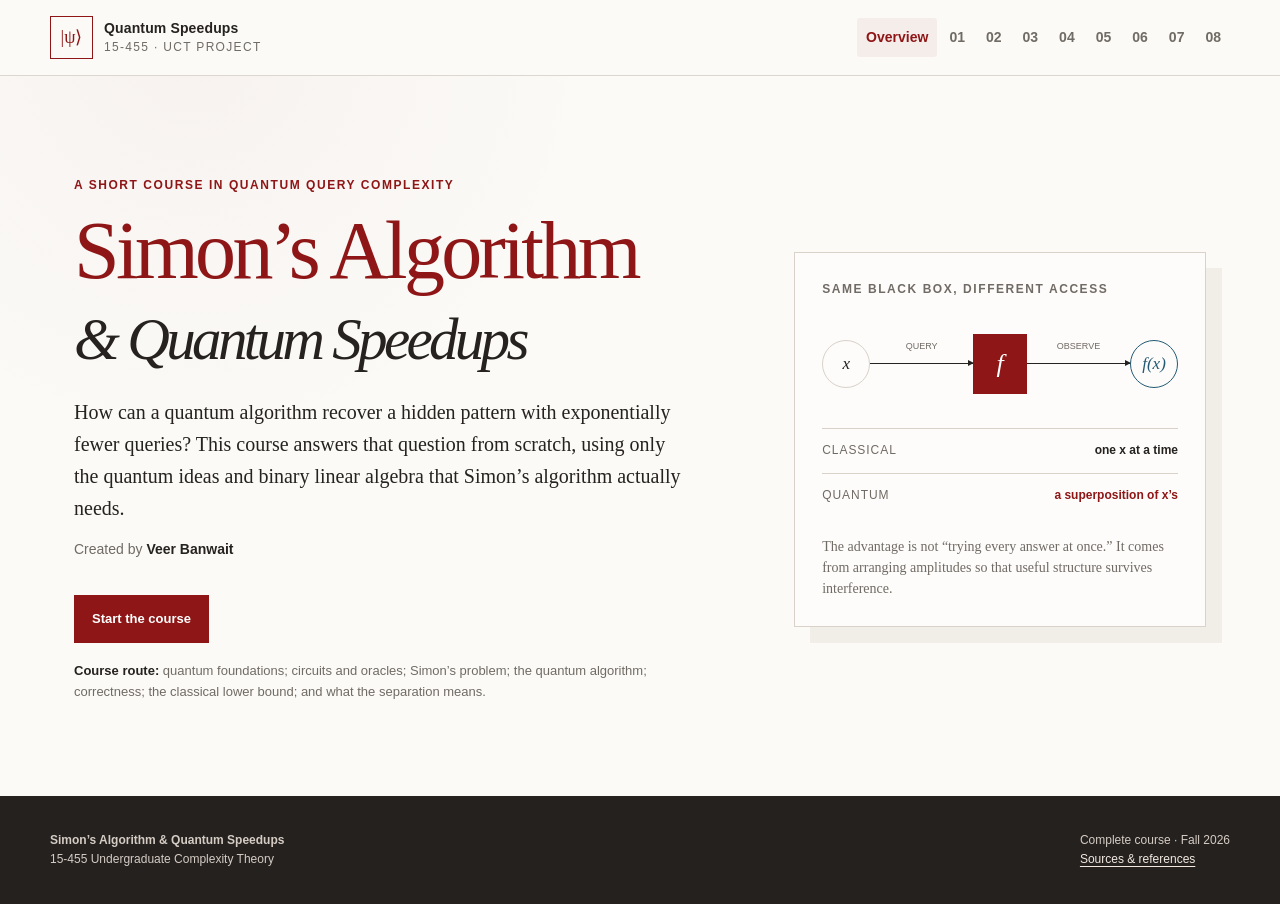
<file: index.html>
<!DOCTYPE html>
<html lang="en">
<head>
  <meta charset="UTF-8">
  <meta name="viewport" content="width=device-width, initial-scale=1.0">
  <meta name="description" content="An introduction to quantum computation and the foundations needed to study Simon's algorithm.">
  <title>Quantum Speedups | 15-455</title>
  <link rel="stylesheet" href="styles.css">
</head>
<body>
  <header class="site-header">
    <a class="brand" href="index.html" aria-label="Quantum Speedups home">
      <span class="brand-mark" aria-hidden="true">|ψ⟩</span>
      <span><strong>Quantum Speedups</strong><small>15-455 · UCT Project</small></span>
    </a>
    <nav class="site-nav" aria-label="Main navigation">
      <a class="active" href="index.html" aria-current="page">Overview</a>
      <a href="intro.html">01</a><a href="basics.html">02</a><a href="circuits.html">03</a><a href="problem.html">04</a><a href="algorithm.html">05</a><a href="correctness.html">06</a><a href="lower-bound.html">07</a><a href="implications.html">08</a>
    </nav>
  </header>

  <main>
    <section class="hero">
      <div class="hero-copy">
        <p class="eyebrow">A short course in quantum query complexity</p>
        <h1>Simon’s Algorithm<br><em>&amp; Quantum Speedups</em></h1>
        <p class="lede">How can a quantum algorithm recover a hidden pattern with exponentially fewer queries? This course answers that question from scratch, using only the quantum ideas and binary linear algebra that Simon’s algorithm actually needs.</p>
        <p class="byline">Created by <strong>Veer Banwait</strong></p>
        <div class="hero-actions">
          <a class="button primary" href="intro.html">Start the course</a>
        </div>
        <p class="course-route"><strong>Course route:</strong> quantum foundations; circuits and oracles; Simon’s problem; the quantum algorithm; correctness; the classical lower bound; and what the separation means.</p>
      </div>
      <div class="hero-visual" aria-label="A comparison between classical and quantum query paths">
        <div class="visual-label">same black box, different access</div>
        <div class="oracle-diagram">
          <div class="state-node">x</div>
          <div class="wire"><span>query</span></div>
          <div class="oracle-box">f</div>
          <div class="wire"><span>observe</span></div>
          <div class="state-node accent">f(x)</div>
        </div>
        <div class="superposition-line">
          <span>classical</span><strong>one x at a time</strong>
        </div>
        <div class="superposition-line quantum">
          <span>quantum</span><strong>a superposition of x’s</strong>
        </div>
        <p class="visual-note">The advantage is not “trying every answer at once.” It comes from arranging amplitudes so that useful structure survives interference.</p>
      </div>
    </section>

  </main>

  <footer class="site-footer">
    <p><strong>Simon’s Algorithm &amp; Quantum Speedups</strong><br>15-455 Undergraduate Complexity Theory</p>
    <p>Complete course · Fall 2026<br><a class="footer-link" href="sources.html">Sources &amp; references</a></p>
  </footer>
</body>
</html>
</file>
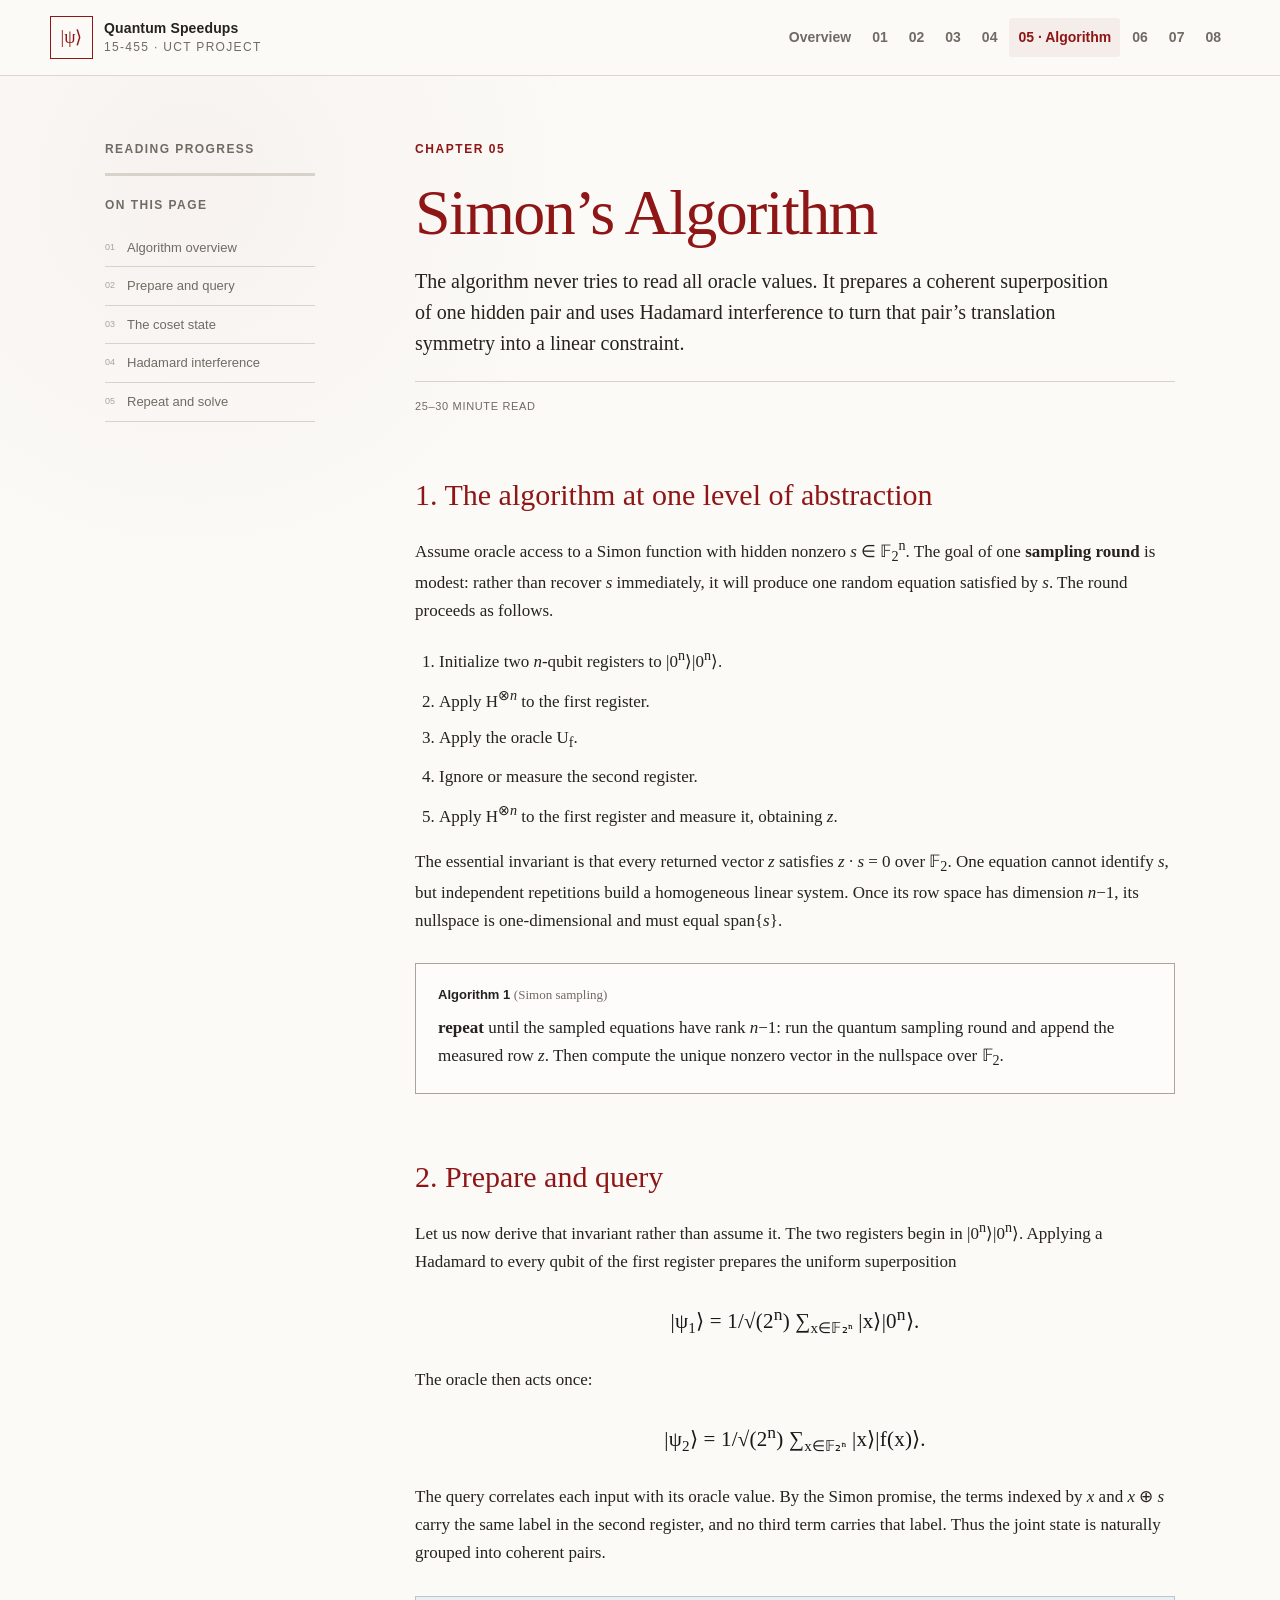
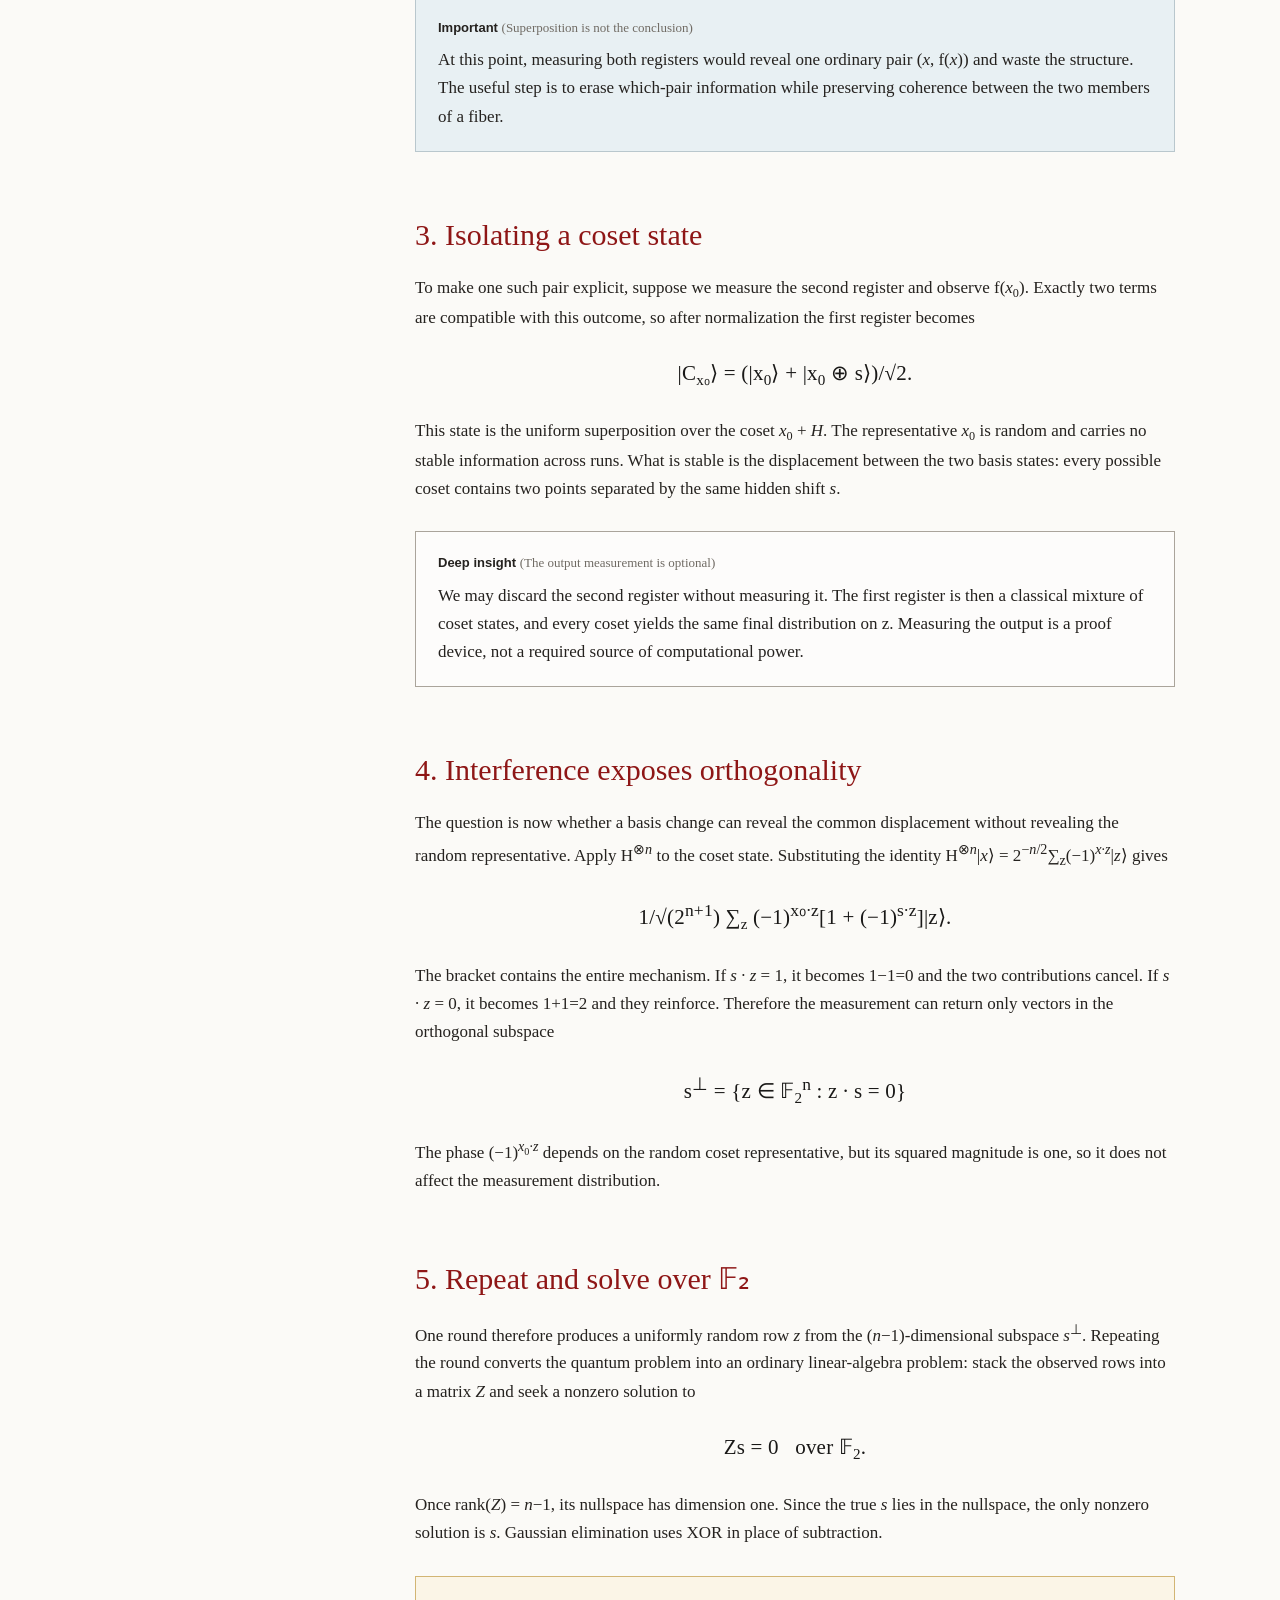
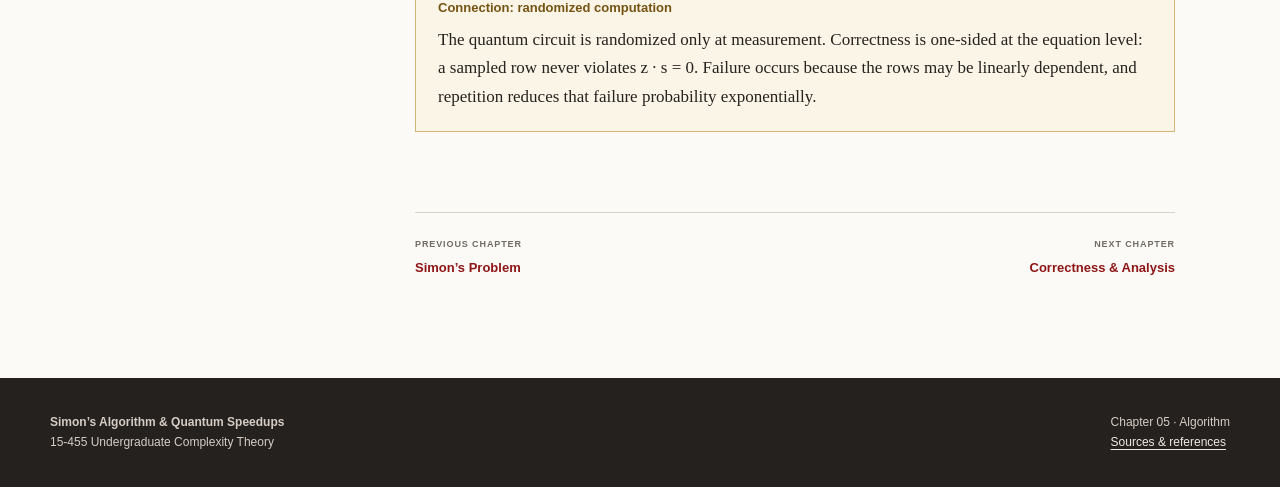
<file: algorithm.html>
<!DOCTYPE html>
<html lang="en">
<head>
  <meta charset="UTF-8"><meta name="viewport" content="width=device-width, initial-scale=1.0">
  <meta name="description" content="A step-by-step derivation of Simon's quantum algorithm.">
  <title>05 · Simon’s Algorithm</title><link rel="stylesheet" href="styles.css">
</head>
<body>
  <header class="site-header"><a class="brand" href="index.html" aria-label="Quantum Speedups home"><span class="brand-mark" aria-hidden="true">|ψ⟩</span><span><strong>Quantum Speedups</strong><small>15-455 · UCT Project</small></span></a><nav class="site-nav" aria-label="Main navigation"><a href="index.html">Overview</a><a href="intro.html">01</a><a href="basics.html">02</a><a href="circuits.html">03</a><a href="problem.html">04</a><a class="active" href="algorithm.html" aria-current="page">05 · Algorithm</a><a href="correctness.html">06</a><a href="lower-bound.html">07</a><a href="implications.html">08</a></nav></header>

  <main class="reading-shell">
    <aside class="toc" aria-label="On this page"><p class="toc-label">Reading progress</p><div class="progress-track" aria-hidden="true"><div class="progress-fill"></div></div><p class="toc-label">On this page</p><ol><li><a href="#overview">Algorithm overview</a></li><li><a href="#prepare">Prepare and query</a></li><li><a href="#coset-state">The coset state</a></li><li><a href="#interfere">Hadamard interference</a></li><li><a href="#repeat">Repeat and solve</a></li></ol></aside>

    <article class="lesson-content">
      <header class="chapter-header"><p class="chapter-kicker">Chapter 05</p><h1>Simon’s Algorithm</h1><p class="chapter-summary">The algorithm never tries to read all oracle values. It prepares a coherent superposition of one hidden pair and uses Hadamard interference to turn that pair’s translation symmetry into a linear constraint.</p><div class="chapter-meta"><span>25–30 minute read</span></div></header>

      <section id="overview">
        <h2>1. The algorithm at one level of abstraction</h2>
        <p>Assume oracle access to a Simon function with hidden nonzero <em>s</em> ∈ 𝔽<sub>2</sub><sup>n</sup>. The goal of one <strong>sampling round</strong> is modest: rather than recover <em>s</em> immediately, it will produce one random equation satisfied by <em>s</em>. The round proceeds as follows.</p>
        <ol>
          <li>Initialize two <em>n</em>-qubit registers to |0<sup>n</sup>⟩|0<sup>n</sup>⟩.</li>
          <li>Apply H<sup>⊗<em>n</em></sup> to the first register.</li>
          <li>Apply the oracle U<sub>f</sub>.</li>
          <li>Ignore or measure the second register.</li>
          <li>Apply H<sup>⊗<em>n</em></sup> to the first register and measure it, obtaining <em>z</em>.</li>
        </ol>
        <p>The essential invariant is that every returned vector <em>z</em> satisfies <em>z</em> · <em>s</em> = 0 over 𝔽<sub>2</sub>. One equation cannot identify <em>s</em>, but independent repetitions build a homogeneous linear system. Once its row space has dimension <em>n</em>−1, its nullspace is one-dimensional and must equal span{<em>s</em>}.</p>
        <div class="note-box"><p class="note-title">Algorithm 1 <span>(Simon sampling)</span></p><p><strong>repeat</strong> until the sampled equations have rank <em>n</em>−1: run the quantum sampling round and append the measured row <em>z</em>. Then compute the unique nonzero vector in the nullspace over 𝔽<sub>2</sub>.</p></div>
      </section>

      <section id="prepare">
        <h2>2. Prepare and query</h2>
        <p>Let us now derive that invariant rather than assume it. The two registers begin in |0<sup>n</sup>⟩|0<sup>n</sup>⟩. Applying a Hadamard to every qubit of the first register prepares the uniform superposition</p>
        <div class="math">|ψ<span class="sub">1</span>⟩ = 1/√(2<sup>n</sup>) ∑<span class="sub">x∈𝔽₂ⁿ</span> |x⟩|0<sup>n</sup>⟩.</div>
        <p>The oracle then acts once:</p>
        <div class="math">|ψ<span class="sub">2</span>⟩ = 1/√(2<sup>n</sup>) ∑<span class="sub">x∈𝔽₂ⁿ</span> |x⟩|f(x)⟩.</div>
        <p>The query correlates each input with its oracle value. By the Simon promise, the terms indexed by <em>x</em> and <em>x</em> ⊕ <em>s</em> carry the same label in the second register, and no third term carries that label. Thus the joint state is naturally grouped into coherent pairs.</p>
        <div class="note-box remark"><p class="note-title">Important <span>(Superposition is not the conclusion)</span></p><p>At this point, measuring both registers would reveal one ordinary pair (<em>x</em>, f(<em>x</em>)) and waste the structure. The useful step is to erase which-pair information while preserving coherence between the two members of a fiber.</p></div>
      </section>

      <section id="coset-state">
        <h2>3. Isolating a coset state</h2>
        <p>To make one such pair explicit, suppose we measure the second register and observe f(<em>x</em><span class="sub">0</span>). Exactly two terms are compatible with this outcome, so after normalization the first register becomes</p>
        <div class="math">|C<span class="sub">x₀</span>⟩ = (|x<span class="sub">0</span>⟩ + |x<span class="sub">0</span> ⊕ s⟩)/√2.</div>
        <p>This state is the uniform superposition over the coset <em>x</em><span class="sub">0</span> + <em>H</em>. The representative <em>x</em><span class="sub">0</span> is random and carries no stable information across runs. What is stable is the displacement between the two basis states: every possible coset contains two points separated by the same hidden shift <em>s</em>.</p>
        <div class="note-box"><p class="note-title">Deep insight <span>(The output measurement is optional)</span></p><p>We may discard the second register without measuring it. The first register is then a classical mixture of coset states, and every coset yields the same final distribution on z. Measuring the output is a proof device, not a required source of computational power.</p></div>
      </section>

      <section id="interfere">
        <h2>4. Interference exposes orthogonality</h2>
        <p>The question is now whether a basis change can reveal the common displacement without revealing the random representative. Apply H<sup>⊗<em>n</em></sup> to the coset state. Substituting the identity H<sup>⊗<em>n</em></sup>|<em>x</em>⟩ = 2<sup>−<em>n</em>/2</sup>∑<sub>z</sub>(−1)<sup><em>x</em>·<em>z</em></sup>|<em>z</em>⟩ gives</p>
        <div class="math">1/√(2<sup>n+1</sup>) ∑<span class="sub">z</span> (−1)<sup>x₀·z</sup>[1 + (−1)<sup>s·z</sup>]|z⟩.</div>
        <p>The bracket contains the entire mechanism. If <em>s</em> · <em>z</em> = 1, it becomes 1−1=0 and the two contributions cancel. If <em>s</em> · <em>z</em> = 0, it becomes 1+1=2 and they reinforce. Therefore the measurement can return only vectors in the orthogonal subspace</p>
        <div class="math">s<sup>⊥</sup> = {z ∈ 𝔽<span class="sub">2</span><sup>n</sup> : z · s = 0}</div>
        <p>The phase (−1)<sup><em>x</em><span class="sub">0</span>·<em>z</em></sup> depends on the random coset representative, but its squared magnitude is one, so it does not affect the measurement distribution.</p>
      </section>

      <section id="repeat">
        <h2>5. Repeat and solve over 𝔽₂</h2>
        <p>One round therefore produces a uniformly random row <em>z</em> from the (<em>n</em>−1)-dimensional subspace <em>s</em><sup>⊥</sup>. Repeating the round converts the quantum problem into an ordinary linear-algebra problem: stack the observed rows into a matrix <em>Z</em> and seek a nonzero solution to</p>
        <div class="math">Zs = 0 &nbsp; over 𝔽<span class="sub">2</span>.</div>
        <p>Once rank(<em>Z</em>) = <em>n</em>−1, its nullspace has dimension one. Since the true <em>s</em> lies in the nullspace, the only nonzero solution is <em>s</em>. Gaussian elimination uses XOR in place of subtraction.</p>
        <div class="note-box connection"><p class="note-title">Connection: randomized computation</p><p>The quantum circuit is randomized only at measurement. Correctness is one-sided at the equation level: a sampled row never violates z · s = 0. Failure occurs because the rows may be linearly dependent, and repetition reduces that failure probability exponentially.</p></div>
      </section>

      <nav class="lesson-nav" aria-label="Lesson navigation"><a href="problem.html"><small>Previous chapter</small>Simon’s Problem</a><a href="correctness.html"><small>Next chapter</small>Correctness &amp; Analysis</a></nav>
    </article>
  </main>
  <footer class="site-footer"><p><strong>Simon’s Algorithm &amp; Quantum Speedups</strong><br>15-455 Undergraduate Complexity Theory</p><p>Chapter 05 · Algorithm<br><a class="footer-link" href="sources.html">Sources &amp; references</a></p></footer><script src="lesson.js"></script>
</body>
</html>
</file>
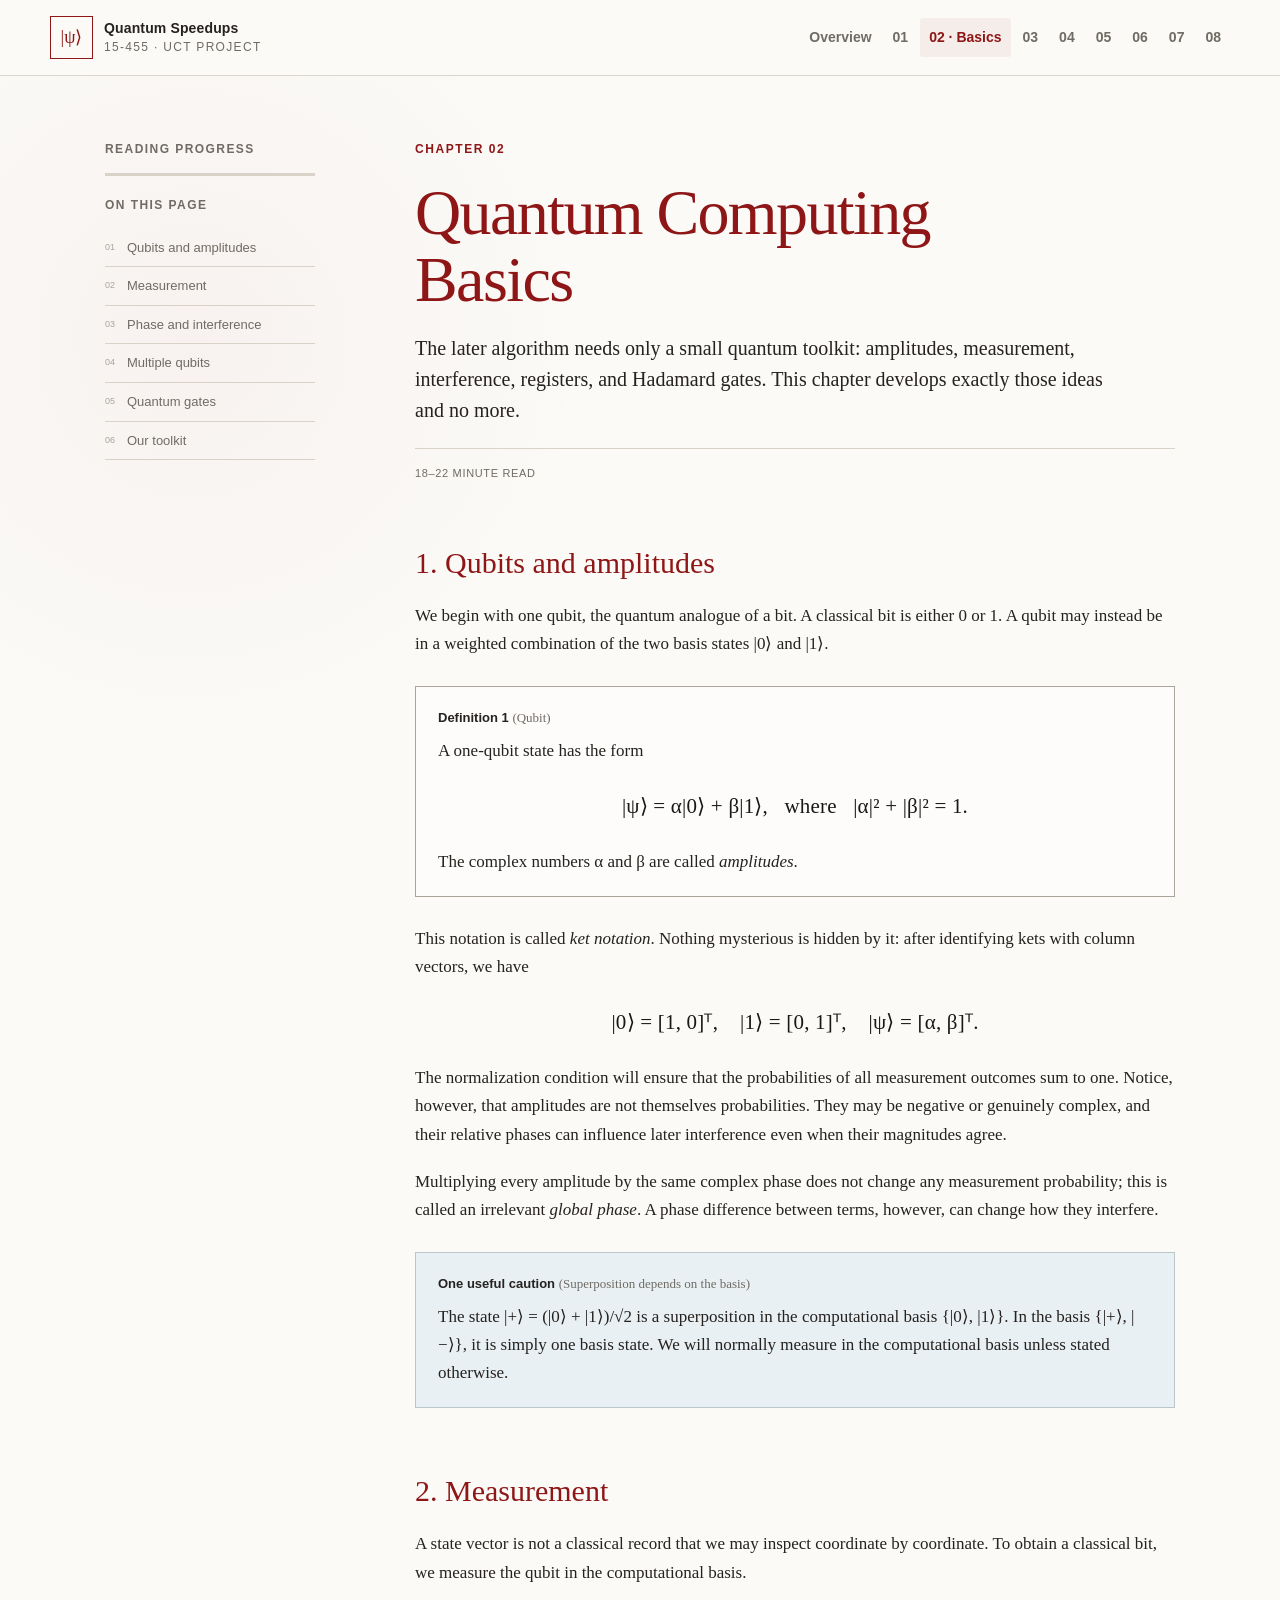
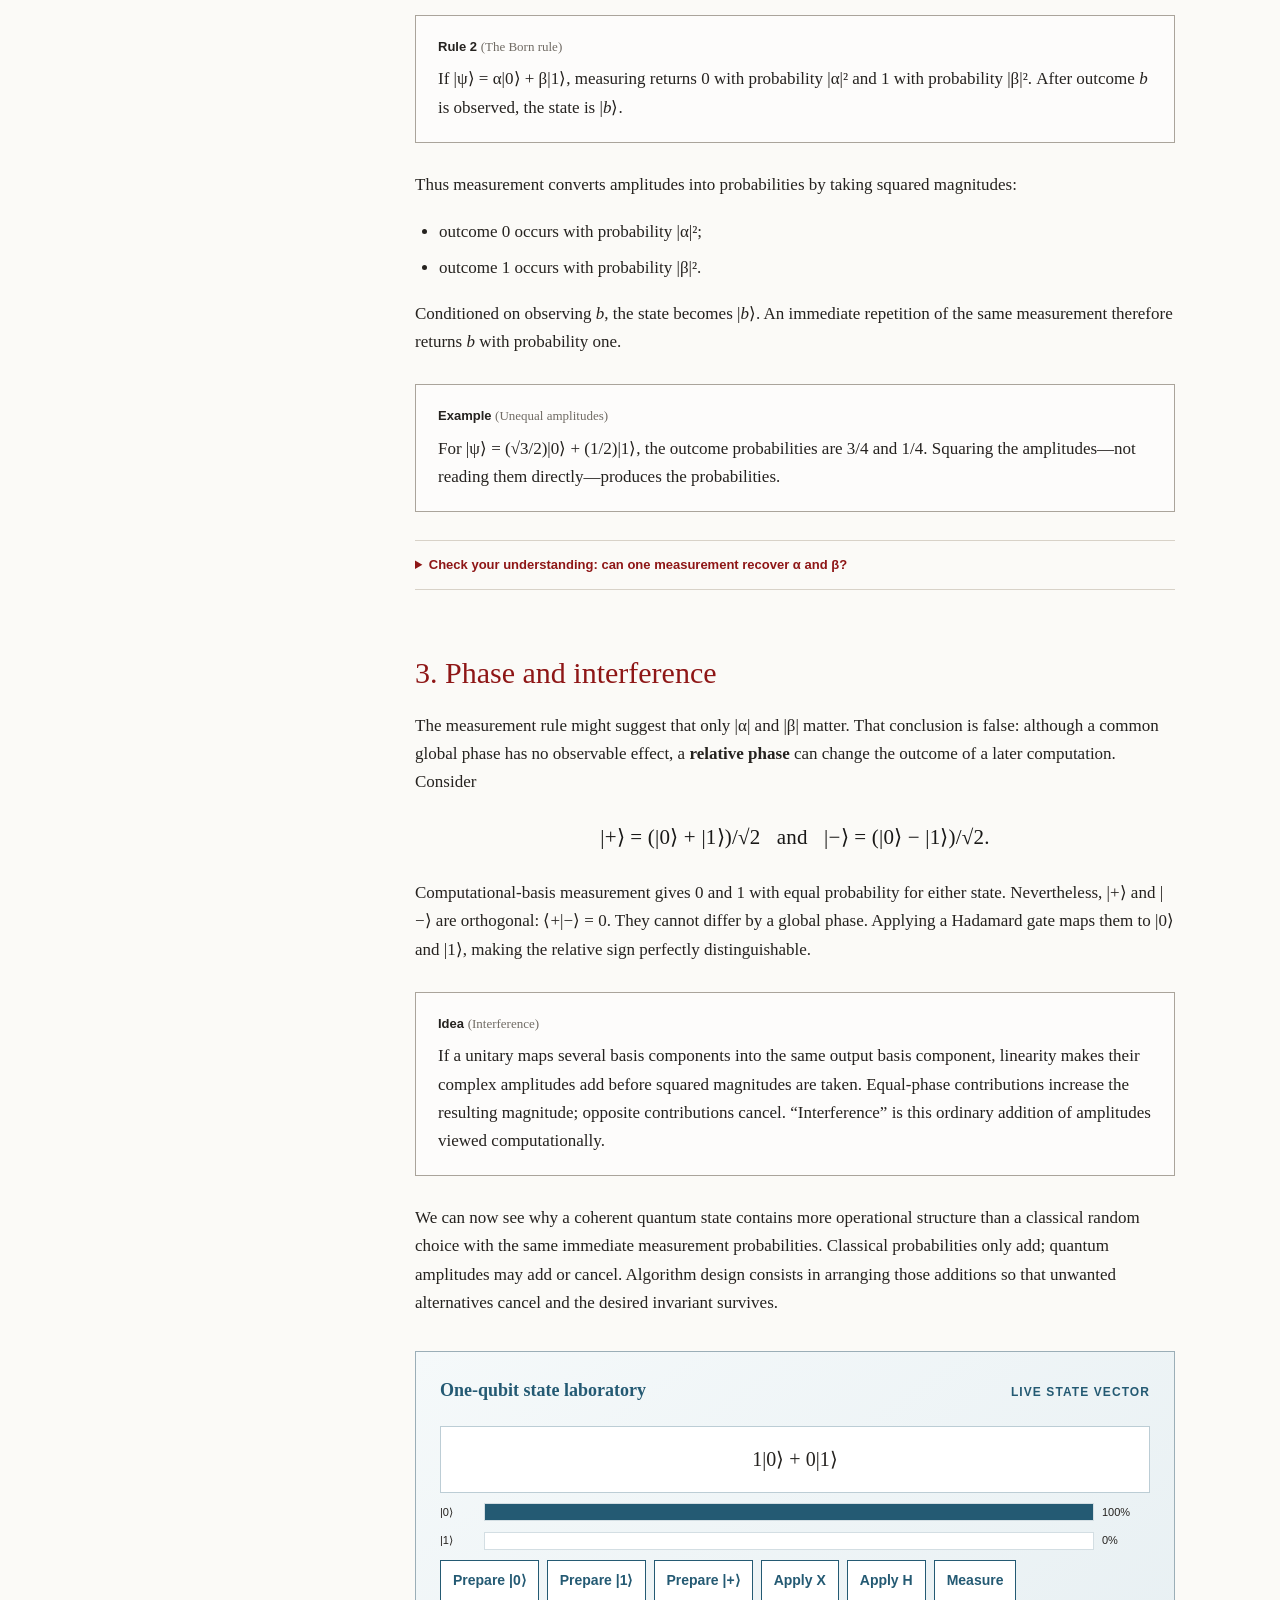
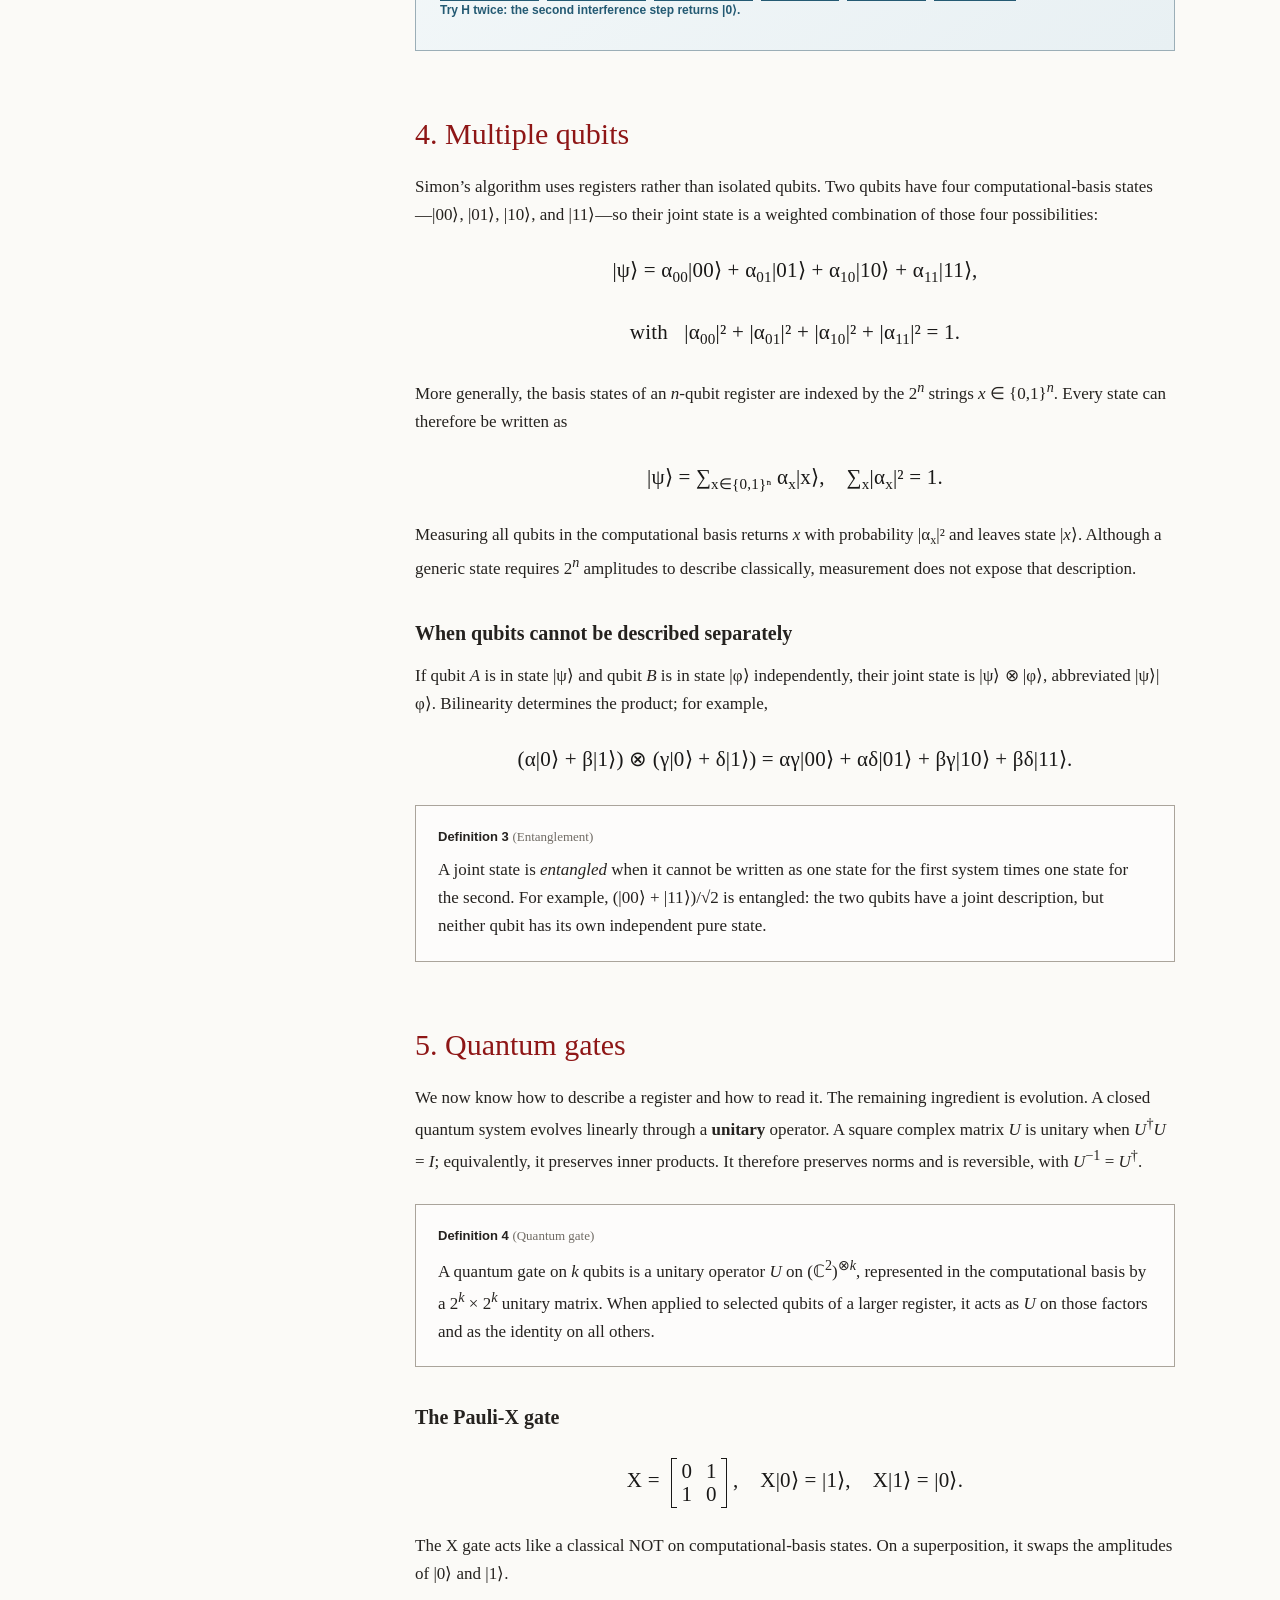
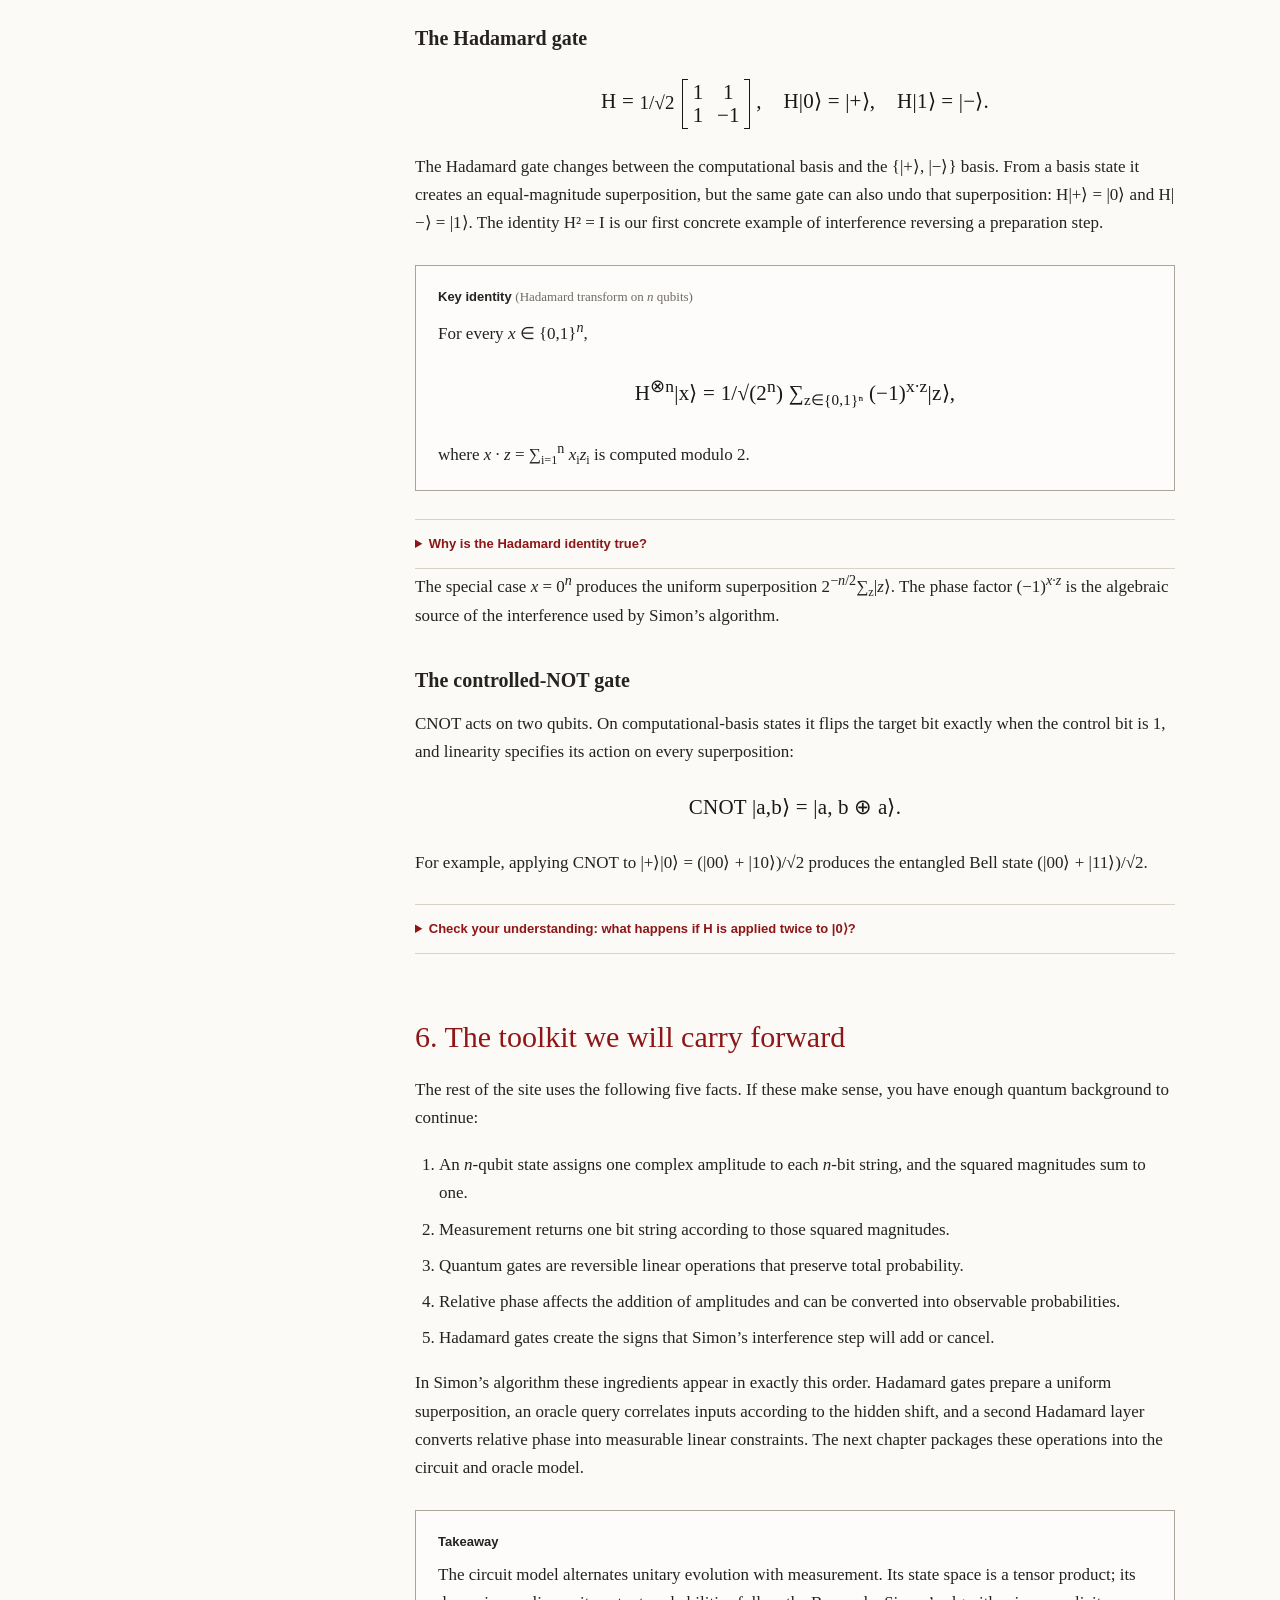
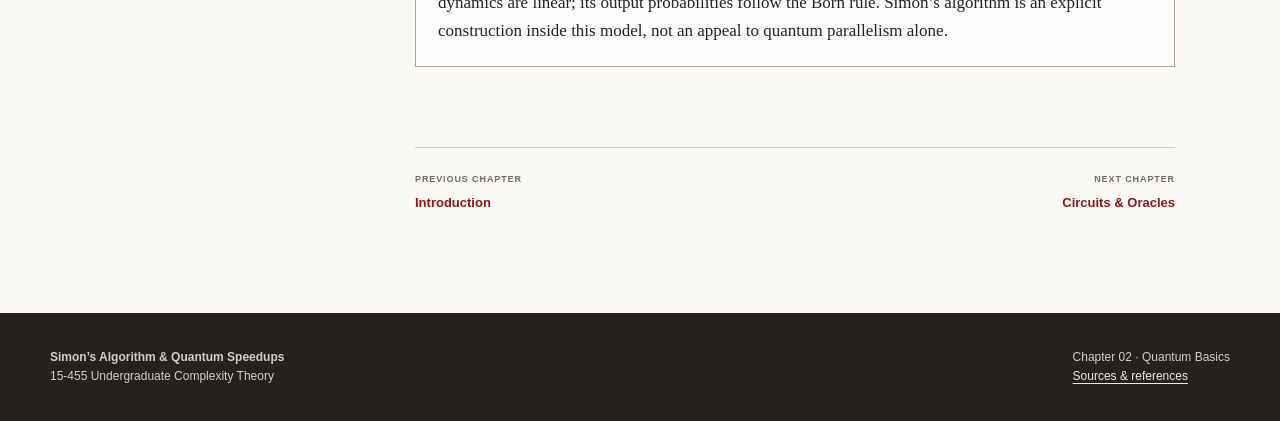
<file: basics.html>
<!DOCTYPE html>
<html lang="en">
<head>
  <meta charset="UTF-8">
  <meta name="viewport" content="width=device-width, initial-scale=1.0">
  <meta name="description" content="Quantum computing basics: qubits, measurement, interference, multiple qubits, and quantum gates.">
  <title>02 · Quantum Computing Basics</title>
  <link rel="stylesheet" href="styles.css">
</head>
<body>
  <header class="site-header">
    <a class="brand" href="index.html" aria-label="Quantum Speedups home">
      <span class="brand-mark" aria-hidden="true">|ψ⟩</span>
      <span><strong>Quantum Speedups</strong><small>15-455 · UCT Project</small></span>
    </a>
    <nav class="site-nav" aria-label="Main navigation">
      <a href="index.html">Overview</a>
      <a href="intro.html">01</a>
      <a class="active" href="basics.html" aria-current="page">02 · Basics</a>
      <a href="circuits.html">03</a><a href="problem.html">04</a><a href="algorithm.html">05</a><a href="correctness.html">06</a><a href="lower-bound.html">07</a><a href="implications.html">08</a>
    </nav>
  </header>

  <main class="reading-shell">
    <aside class="toc" aria-label="On this page">
      <p class="toc-label">Reading progress</p>
      <div class="progress-track" aria-hidden="true"><div class="progress-fill"></div></div>
      <p class="toc-label">On this page</p>
      <ol>
        <li><a href="#qubits">Qubits and amplitudes</a></li>
        <li><a href="#measurement">Measurement</a></li>
        <li><a href="#phase">Phase and interference</a></li>
        <li><a href="#many-qubits">Multiple qubits</a></li>
        <li><a href="#gates">Quantum gates</a></li>
        <li><a href="#toolkit">Our toolkit</a></li>
      </ol>
    </aside>

    <article class="lesson-content">
      <header class="chapter-header">
        <p class="chapter-kicker">Chapter 02</p>
        <h1>Quantum Computing<br>Basics</h1>
        <p class="chapter-summary">The later algorithm needs only a small quantum toolkit: amplitudes, measurement, interference, registers, and Hadamard gates. This chapter develops exactly those ideas and no more.</p>
        <div class="chapter-meta"><span>18–22 minute read</span></div>
      </header>

      <section id="qubits">
        <h2>1. Qubits and amplitudes</h2>
        <p>We begin with one qubit, the quantum analogue of a bit. A classical bit is either 0 or 1. A qubit may instead be in a weighted combination of the two basis states |0⟩ and |1⟩.</p>

        <div class="note-box">
          <p class="note-title">Definition 1 <span>(Qubit)</span></p>
          <p>A one-qubit state has the form</p>
          <div class="math">|ψ⟩ = α|0⟩ + β|1⟩, &nbsp;&nbsp;where&nbsp;&nbsp; |α|² + |β|² = 1.</div>
          <p>The complex numbers α and β are called <em>amplitudes</em>.</p>
        </div>

        <p>This notation is called <em>ket notation</em>. Nothing mysterious is hidden by it: after identifying kets with column vectors, we have</p>
        <div class="math">|0⟩ = [1, 0]ᵀ, &nbsp;&nbsp; |1⟩ = [0, 1]ᵀ, &nbsp;&nbsp; |ψ⟩ = [α, β]ᵀ.</div>
        <p>The normalization condition will ensure that the probabilities of all measurement outcomes sum to one. Notice, however, that amplitudes are not themselves probabilities. They may be negative or genuinely complex, and their relative phases can influence later interference even when their magnitudes agree.</p>

        <p>Multiplying every amplitude by the same complex phase does not change any measurement probability; this is called an irrelevant <em>global phase</em>. A phase difference between terms, however, can change how they interfere.</p>

        <div class="note-box remark">
          <p class="note-title">One useful caution <span>(Superposition depends on the basis)</span></p>
          <p>The state |+⟩ = (|0⟩ + |1⟩)/√2 is a superposition in the computational basis {|0⟩, |1⟩}. In the basis {|+⟩, |−⟩}, it is simply one basis state. We will normally measure in the computational basis unless stated otherwise.</p>
        </div>

      </section>

      <section id="measurement">
        <h2>2. Measurement</h2>
        <p>A state vector is not a classical record that we may inspect coordinate by coordinate. To obtain a classical bit, we measure the qubit in the computational basis.</p>

        <div class="note-box">
          <p class="note-title">Rule 2 <span>(The Born rule)</span></p>
          <p>If |ψ⟩ = α|0⟩ + β|1⟩, measuring returns 0 with probability |α|² and 1 with probability |β|². After outcome <em>b</em> is observed, the state is |<em>b</em>⟩.</p>
        </div>

        <p>Thus measurement converts amplitudes into probabilities by taking squared magnitudes:</p>
        <ul>
          <li>outcome 0 occurs with probability |α|²;</li>
          <li>outcome 1 occurs with probability |β|².</li>
        </ul>
        <p>Conditioned on observing <em>b</em>, the state becomes |<em>b</em>⟩. An immediate repetition of the same measurement therefore returns <em>b</em> with probability one.</p>

        <div class="note-box">
          <p class="note-title">Example <span>(Unequal amplitudes)</span></p>
          <p>For |ψ⟩ = (√3/2)|0⟩ + (1/2)|1⟩, the outcome probabilities are 3/4 and 1/4. Squaring the amplitudes—not reading them directly—produces the probabilities.</p>
        </div>

        <details class="quiz">
          <summary>Check your understanding: can one measurement recover α and β?</summary>
          <div class="quiz-body">
            <p>No. A single measurement returns one classical outcome. Repeated computational-basis measurements on independently prepared copies estimate |α|² and |β|², but cannot distinguish states such as |+⟩ and |−⟩. Recovering an unknown state requires measurements in additional bases; this task is quantum state tomography.</p>
          </div>
        </details>
      </section>

      <section id="phase">
        <h2>3. Phase and interference</h2>
        <p>The measurement rule might suggest that only |α| and |β| matter. That conclusion is false: although a common global phase has no observable effect, a <strong>relative phase</strong> can change the outcome of a later computation. Consider</p>
        <div class="math">|+⟩ = (|0⟩ + |1⟩)/√2 &nbsp;&nbsp;and&nbsp;&nbsp; |−⟩ = (|0⟩ − |1⟩)/√2.</div>
        <p>Computational-basis measurement gives 0 and 1 with equal probability for either state. Nevertheless, |+⟩ and |−⟩ are orthogonal: ⟨+|−⟩ = 0. They cannot differ by a global phase. Applying a Hadamard gate maps them to |0⟩ and |1⟩, making the relative sign perfectly distinguishable.</p>

        <div class="note-box">
          <p class="note-title">Idea <span>(Interference)</span></p>
          <p>If a unitary maps several basis components into the same output basis component, linearity makes their complex amplitudes add before squared magnitudes are taken. Equal-phase contributions increase the resulting magnitude; opposite contributions cancel. “Interference” is this ordinary addition of amplitudes viewed computationally.</p>
        </div>

        <p>We can now see why a coherent quantum state contains more operational structure than a classical random choice with the same immediate measurement probabilities. Classical probabilities only add; quantum amplitudes may add or cancel. Algorithm design consists in arranging those additions so that unwanted alternatives cancel and the desired invariant survives.</p>

        <div class="interactive" id="state-lab" aria-labelledby="lab-title">
          <div class="interactive-header">
            <h3 id="lab-title">One-qubit state laboratory</h3>
            <span class="interactive-tag">Live state vector</span>
          </div>
          <div class="ket-display" id="ket-state" aria-live="polite">1|0⟩ + 0|1⟩</div>
          <div>
            <div class="probability-row"><span>|0⟩</span><div class="probability-track"><div class="probability-fill" id="p0-bar"></div></div><span id="p0">100%</span></div>
            <div class="probability-row"><span>|1⟩</span><div class="probability-track"><div class="probability-fill" id="p1-bar"></div></div><span id="p1">0%</span></div>
          </div>
          <div class="lab-buttons" aria-label="State preparation and gate controls">
            <button type="button" data-gate="zero">Prepare |0⟩</button>
            <button type="button" data-gate="one">Prepare |1⟩</button>
            <button type="button" data-gate="plus">Prepare |+⟩</button>
            <button type="button" data-gate="x">Apply X</button>
            <button type="button" data-gate="h">Apply H</button>
            <button type="button" data-gate="measure">Measure</button>
          </div>
          <p class="measurement" id="measurement-message" aria-live="polite"></p>
        </div>
      </section>

      <section id="many-qubits">
        <h2>4. Multiple qubits</h2>
        <p>Simon’s algorithm uses registers rather than isolated qubits. Two qubits have four computational-basis states—|00⟩, |01⟩, |10⟩, and |11⟩—so their joint state is a weighted combination of those four possibilities:</p>
        <div class="math">|ψ⟩ = α<span class="sub">00</span>|00⟩ + α<span class="sub">01</span>|01⟩ + α<span class="sub">10</span>|10⟩ + α<span class="sub">11</span>|11⟩,</div>
        <div class="math">with &nbsp; |α<span class="sub">00</span>|² + |α<span class="sub">01</span>|² + |α<span class="sub">10</span>|² + |α<span class="sub">11</span>|² = 1.</div>
        <p>More generally, the basis states of an <em>n</em>-qubit register are indexed by the 2<sup><em>n</em></sup> strings <em>x</em> ∈ {0,1}<sup><em>n</em></sup>. Every state can therefore be written as</p>
        <div class="math">|ψ⟩ = ∑<span class="sub">x∈{0,1}ⁿ</span> α<span class="sub">x</span>|x⟩, &nbsp;&nbsp; ∑<span class="sub">x</span>|α<span class="sub">x</span>|² = 1.</div>
        <p>Measuring all qubits in the computational basis returns <em>x</em> with probability |α<span class="sub">x</span>|² and leaves state |<em>x</em>⟩. Although a generic state requires 2<sup><em>n</em></sup> amplitudes to describe classically, measurement does not expose that description.</p>

        <h3>When qubits cannot be described separately</h3>
        <p>If qubit <em>A</em> is in state |ψ⟩ and qubit <em>B</em> is in state |φ⟩ independently, their joint state is |ψ⟩ ⊗ |φ⟩, abbreviated |ψ⟩|φ⟩. Bilinearity determines the product; for example,</p>
        <div class="math">(α|0⟩ + β|1⟩) ⊗ (γ|0⟩ + δ|1⟩) = αγ|00⟩ + αδ|01⟩ + βγ|10⟩ + βδ|11⟩.</div>

        <div class="note-box">
          <p class="note-title">Definition 3 <span>(Entanglement)</span></p>
          <p>A joint state is <em>entangled</em> when it cannot be written as one state for the first system times one state for the second. For example, (|00⟩ + |11⟩)/√2 is entangled: the two qubits have a joint description, but neither qubit has its own independent pure state.</p>
        </div>
      </section>

      <section id="gates">
        <h2>5. Quantum gates</h2>
        <p>We now know how to describe a register and how to read it. The remaining ingredient is evolution. A closed quantum system evolves linearly through a <strong>unitary</strong> operator. A square complex matrix <em>U</em> is unitary when <em>U</em><sup>†</sup><em>U</em> = <em>I</em>; equivalently, it preserves inner products. It therefore preserves norms and is reversible, with <em>U</em><sup>−1</sup> = <em>U</em><sup>†</sup>.</p>

        <div class="note-box">
          <p class="note-title">Definition 4 <span>(Quantum gate)</span></p>
          <p>A quantum gate on <em>k</em> qubits is a unitary operator <em>U</em> on (ℂ<sup>2</sup>)<sup>⊗<em>k</em></sup>, represented in the computational basis by a 2<sup><em>k</em></sup> × 2<sup><em>k</em></sup> unitary matrix. When applied to selected qubits of a larger register, it acts as <em>U</em> on those factors and as the identity on all others.</p>
        </div>

        <h3>The Pauli-X gate</h3>
        <div class="math">X = <span class="matrix"><span>0</span><span>1</span><span>1</span><span>0</span></span>, &nbsp;&nbsp; X|0⟩ = |1⟩, &nbsp;&nbsp; X|1⟩ = |0⟩.</div>
        <p>The X gate acts like a classical NOT on computational-basis states. On a superposition, it swaps the amplitudes of |0⟩ and |1⟩.</p>

        <h3>The Hadamard gate</h3>
        <div class="math">H = <span class="frac">1/√2</span><span class="matrix"><span>1</span><span>1</span><span>1</span><span>−1</span></span>, &nbsp;&nbsp; H|0⟩ = |+⟩, &nbsp;&nbsp; H|1⟩ = |−⟩.</div>
        <p>The Hadamard gate changes between the computational basis and the {|+⟩, |−⟩} basis. From a basis state it creates an equal-magnitude superposition, but the same gate can also undo that superposition: H|+⟩ = |0⟩ and H|−⟩ = |1⟩. The identity H² = I is our first concrete example of interference reversing a preparation step.</p>

        <div class="note-box">
          <p class="note-title">Key identity <span>(Hadamard transform on <em>n</em> qubits)</span></p>
          <p>For every <em>x</em> ∈ {0,1}<sup><em>n</em></sup>,</p>
          <div class="math">H<sup>⊗n</sup>|x⟩ = 1/√(2<sup>n</sup>) ∑<span class="sub">z∈{0,1}ⁿ</span> (−1)<sup>x·z</sup>|z⟩,</div>
          <p>where <em>x</em> · <em>z</em> = ∑<span class="sub">i=1</span><sup>n</sup> <em>x</em><span class="sub">i</span><em>z</em><span class="sub">i</span> is computed modulo 2.</p>
        </div>
        <details class="quiz"><summary>Why is the Hadamard identity true?</summary><div class="quiz-body"><p>For one bit <em>b</em>, H|<em>b</em>⟩ = (|0⟩ + (−1)<sup><em>b</em></sup>|1⟩)/√2. Applying this rule independently to all <em>n</em> positions produces one term |<em>z</em>⟩ for every bit string <em>z</em>. Multiplying the signs contributed by its 1-bits gives (−1)<sup><em>x</em>·<em>z</em></sup>. This is the only form of the Hadamard transform used later.</p></div></details>
        <p>The special case <em>x</em> = 0<sup><em>n</em></sup> produces the uniform superposition 2<sup>−<em>n</em>/2</sup>∑<span class="sub">z</span>|<em>z</em>⟩. The phase factor (−1)<sup><em>x</em>·<em>z</em></sup> is the algebraic source of the interference used by Simon’s algorithm.</p>

        <h3>The controlled-NOT gate</h3>
        <p>CNOT acts on two qubits. On computational-basis states it flips the target bit exactly when the control bit is 1, and linearity specifies its action on every superposition:</p>
        <div class="math">CNOT |a,b⟩ = |a, b ⊕ a⟩.</div>
        <p>For example, applying CNOT to |+⟩|0⟩ = (|00⟩ + |10⟩)/√2 produces the entangled Bell state (|00⟩ + |11⟩)/√2.</p>

        <details class="quiz">
          <summary>Check your understanding: what happens if H is applied twice to |0⟩?</summary>
          <div class="quiz-body">
            <p>The first H gives (|0⟩ + |1⟩)/√2. On the second application, the |1⟩ contributions cancel while the |0⟩ contributions reinforce, returning |0⟩. You can verify this in the state laboratory above.</p>
          </div>
        </details>
      </section>

      <section id="toolkit">
        <h2>6. The toolkit we will carry forward</h2>
        <p>The rest of the site uses the following five facts. If these make sense, you have enough quantum background to continue:</p>
        <ol>
          <li>An <em>n</em>-qubit state assigns one complex amplitude to each <em>n</em>-bit string, and the squared magnitudes sum to one.</li>
          <li>Measurement returns one bit string according to those squared magnitudes.</li>
          <li>Quantum gates are reversible linear operations that preserve total probability.</li>
          <li>Relative phase affects the addition of amplitudes and can be converted into observable probabilities.</li>
          <li>Hadamard gates create the signs that Simon’s interference step will add or cancel.</li>
        </ol>
        <p>In Simon’s algorithm these ingredients appear in exactly this order. Hadamard gates prepare a uniform superposition, an oracle query correlates inputs according to the hidden shift, and a second Hadamard layer converts relative phase into measurable linear constraints. The next chapter packages these operations into the circuit and oracle model.</p>

        <div class="note-box">
          <p class="note-title">Takeaway</p>
          <p>The circuit model alternates unitary evolution with measurement. Its state space is a tensor product; its dynamics are linear; its output probabilities follow the Born rule. Simon’s algorithm is an explicit construction inside this model, not an appeal to quantum parallelism alone.</p>
        </div>
      </section>

      <nav class="lesson-nav" aria-label="Lesson navigation">
        <a href="intro.html"><small>Previous chapter</small>Introduction</a>
        <a href="circuits.html"><small>Next chapter</small>Circuits &amp; Oracles</a>
      </nav>
    </article>
  </main>

  <footer class="site-footer">
    <p><strong>Simon’s Algorithm &amp; Quantum Speedups</strong><br>15-455 Undergraduate Complexity Theory</p>
    <p>Chapter 02 · Quantum Basics<br><a class="footer-link" href="sources.html">Sources &amp; references</a></p>
  </footer>
  <script src="lesson.js"></script>
</body>
</html>
</file>
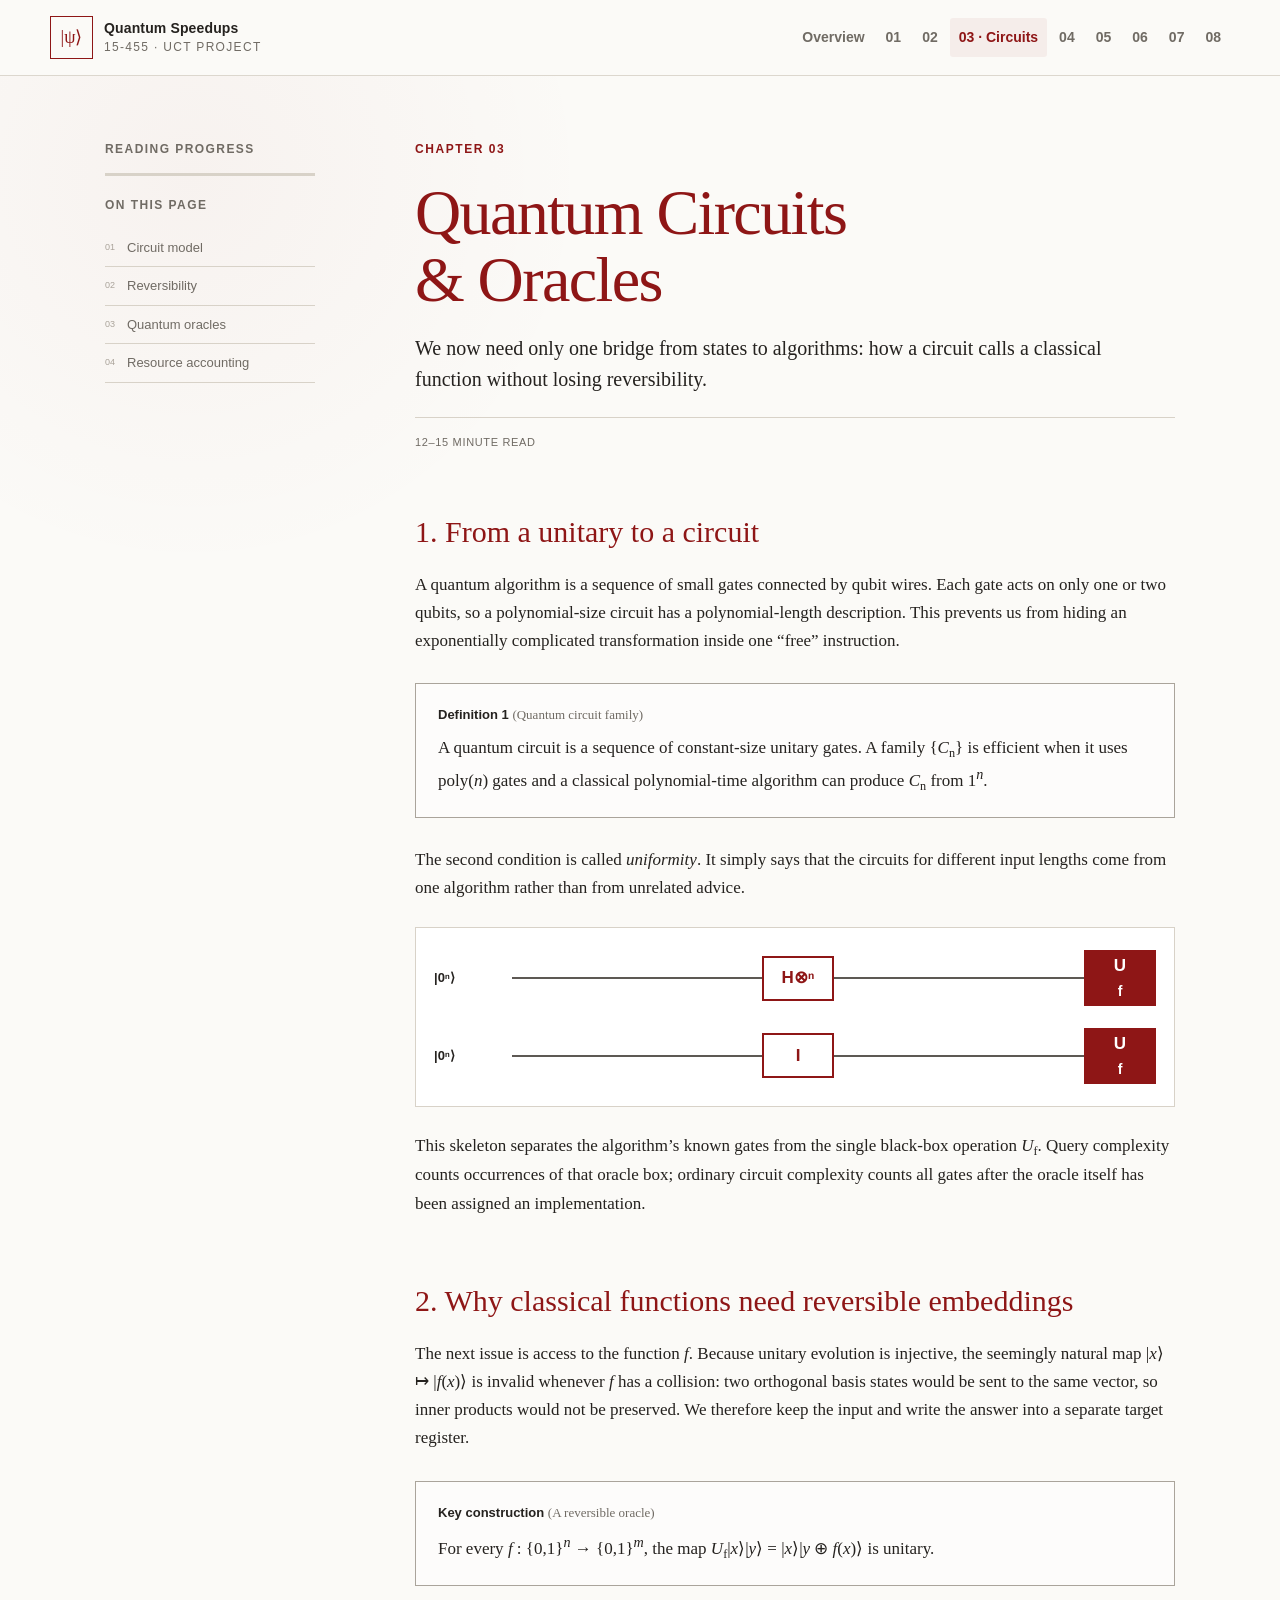
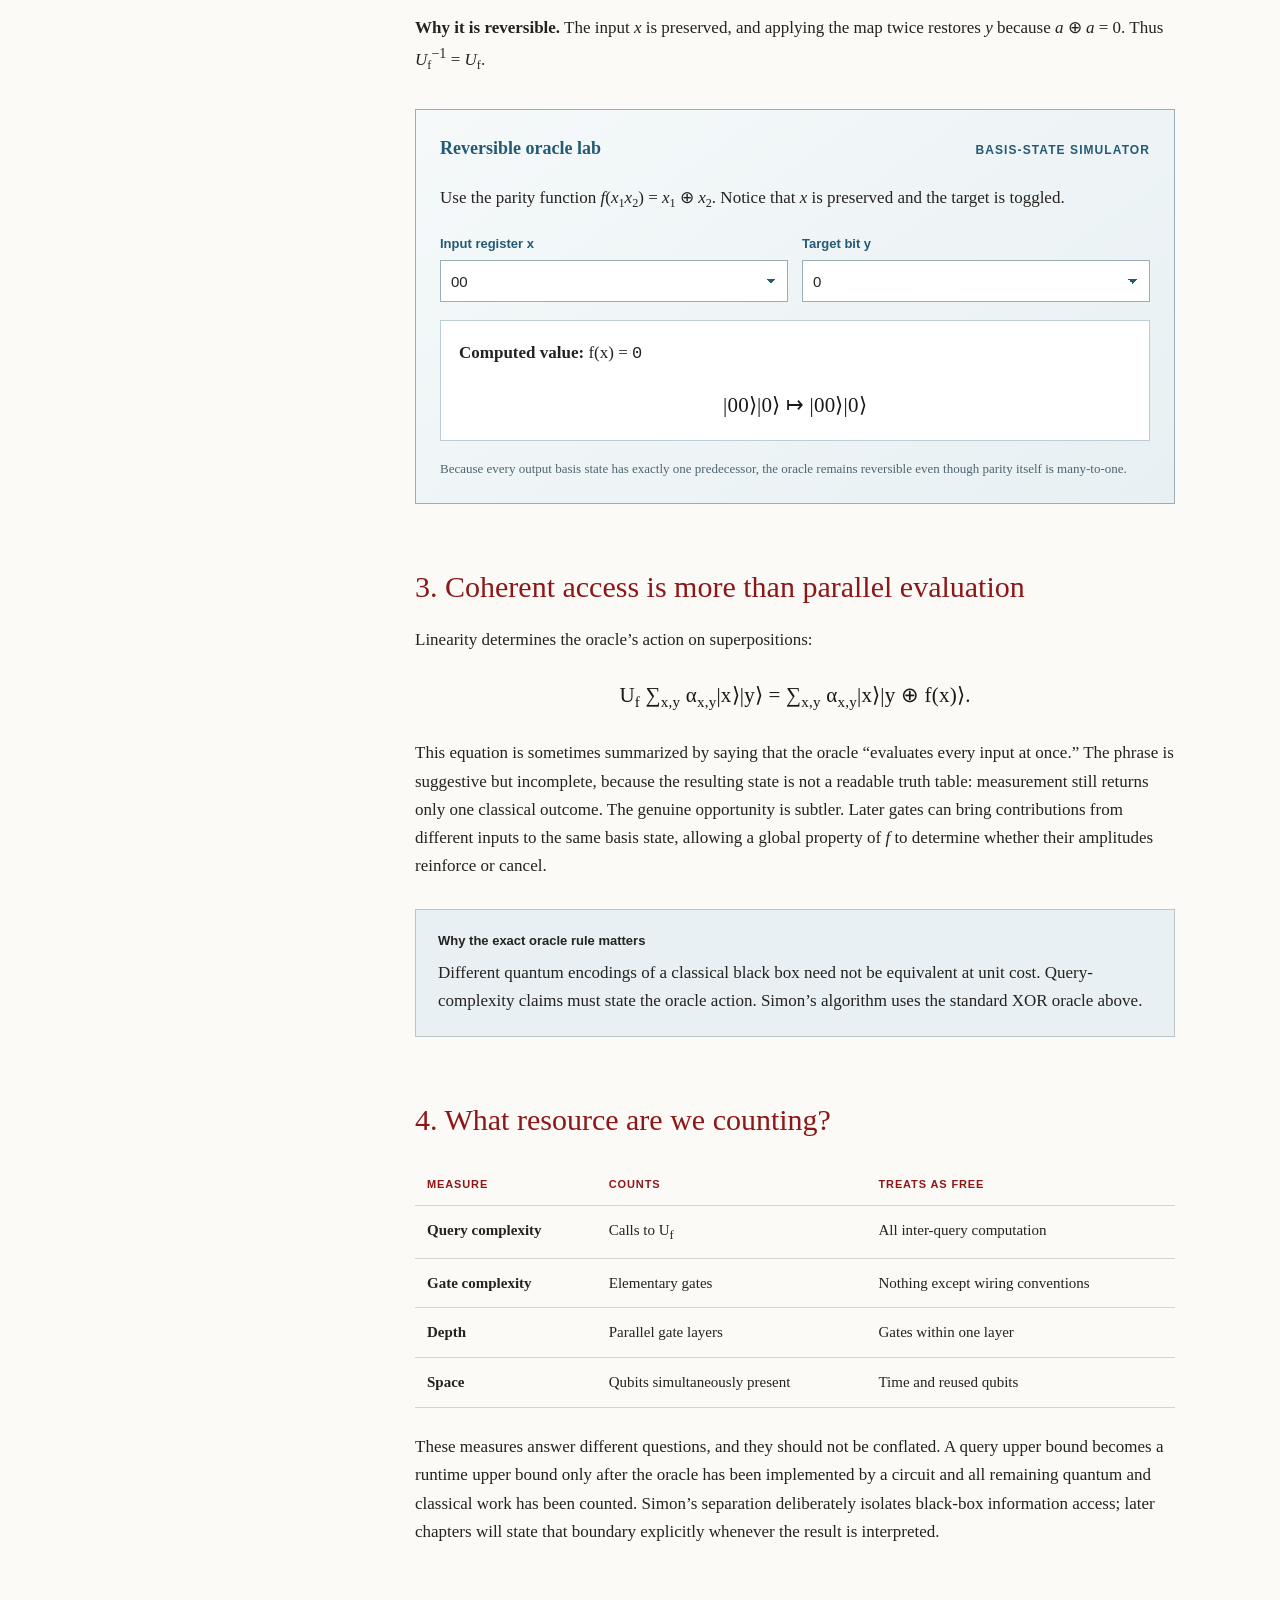
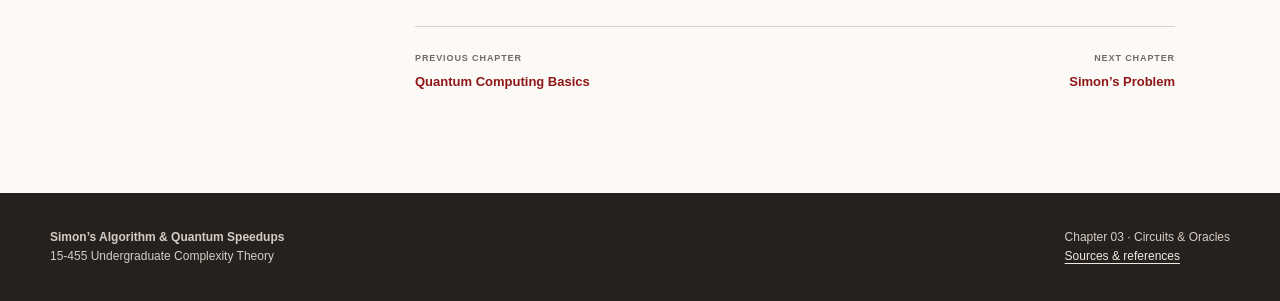
<file: circuits.html>
<!DOCTYPE html>
<html lang="en">
<head>
  <meta charset="UTF-8">
  <meta name="viewport" content="width=device-width, initial-scale=1.0">
  <meta name="description" content="Quantum circuits, reversible computation, and coherent oracle queries for Simon's algorithm.">
  <title>03 · Quantum Circuits and Oracles</title>
  <link rel="stylesheet" href="styles.css">
</head>
<body>
  <header class="site-header">
    <a class="brand" href="index.html" aria-label="Quantum Speedups home"><span class="brand-mark" aria-hidden="true">|ψ⟩</span><span><strong>Quantum Speedups</strong><small>15-455 · UCT Project</small></span></a>
    <nav class="site-nav" aria-label="Main navigation">
      <a href="index.html">Overview</a><a href="intro.html">01</a><a href="basics.html">02</a><a class="active" href="circuits.html" aria-current="page">03 · Circuits</a><a href="problem.html">04</a><a href="algorithm.html">05</a><a href="correctness.html">06</a><a href="lower-bound.html">07</a><a href="implications.html">08</a>
    </nav>
  </header>

  <main class="reading-shell">
    <aside class="toc" aria-label="On this page">
      <p class="toc-label">Reading progress</p><div class="progress-track" aria-hidden="true"><div class="progress-fill"></div></div>
      <p class="toc-label">On this page</p>
      <ol><li><a href="#circuit-model">Circuit model</a></li><li><a href="#reversibility">Reversibility</a></li><li><a href="#oracle">Quantum oracles</a></li><li><a href="#accounting">Resource accounting</a></li></ol>
    </aside>

    <article class="lesson-content">
      <header class="chapter-header">
        <p class="chapter-kicker">Chapter 03</p>
        <h1>Quantum Circuits<br>&amp; Oracles</h1>
        <p class="chapter-summary">We now need only one bridge from states to algorithms: how a circuit calls a classical function without losing reversibility.</p>
        <div class="chapter-meta"><span>12–15 minute read</span></div>
      </header>

      <section id="circuit-model">
        <h2>1. From a unitary to a circuit</h2>
        <p>A quantum algorithm is a sequence of small gates connected by qubit wires. Each gate acts on only one or two qubits, so a polynomial-size circuit has a polynomial-length description. This prevents us from hiding an exponentially complicated transformation inside one “free” instruction.</p>
        <div class="note-box">
          <p class="note-title">Definition 1 <span>(Quantum circuit family)</span></p>
          <p>A quantum circuit is a sequence of constant-size unitary gates. A family {<em>C</em><span class="sub">n</span>} is efficient when it uses poly(<em>n</em>) gates and a classical polynomial-time algorithm can produce <em>C</em><span class="sub">n</span> from 1<sup><em>n</em></sup>.</p>
        </div>
        <p>The second condition is called <em>uniformity</em>. It simply says that the circuits for different input lengths come from one algorithm rather than from unrelated advice.</p>
        <div class="circuit-board" role="img" aria-label="Two-register Simon circuit skeleton">
          <div class="circuit-row"><span class="register-label">|0ⁿ⟩</span><span class="circuit-wire"></span><span class="circuit-gate">H⊗ⁿ</span><span class="circuit-wire"></span><span class="circuit-gate oracle">U<sub>f</sub></span></div>
          <div class="circuit-row"><span class="register-label">|0ⁿ⟩</span><span class="circuit-wire"></span><span class="circuit-gate">I</span><span class="circuit-wire"></span><span class="circuit-gate oracle">U<sub>f</sub></span></div>
        </div>
        <p>This skeleton separates the algorithm’s known gates from the single black-box operation <em>U</em><span class="sub">f</span>. Query complexity counts occurrences of that oracle box; ordinary circuit complexity counts all gates after the oracle itself has been assigned an implementation.</p>
      </section>

      <section id="reversibility">
        <h2>2. Why classical functions need reversible embeddings</h2>
        <p>The next issue is access to the function <em>f</em>. Because unitary evolution is injective, the seemingly natural map |<em>x</em>⟩ ↦ |<em>f</em>(<em>x</em>)⟩ is invalid whenever <em>f</em> has a collision: two orthogonal basis states would be sent to the same vector, so inner products would not be preserved. We therefore keep the input and write the answer into a separate target register.</p>
        <div class="note-box">
          <p class="note-title">Key construction <span>(A reversible oracle)</span></p>
          <p>For every <em>f</em> : {0,1}<sup><em>n</em></sup> → {0,1}<sup><em>m</em></sup>, the map <em>U</em><span class="sub">f</span>|<em>x</em>⟩|<em>y</em>⟩ = |<em>x</em>⟩|<em>y</em> ⊕ <em>f</em>(<em>x</em>)⟩ is unitary.</p>
        </div>
        <p><strong>Why it is reversible.</strong> The input <em>x</em> is preserved, and applying the map twice restores <em>y</em> because <em>a</em> ⊕ <em>a</em> = 0. Thus <em>U</em><span class="sub">f</span><sup>−1</sup> = <em>U</em><span class="sub">f</span>.</p>

        <div class="interactive" id="reversible-oracle-lab" aria-labelledby="oracle-lab-title">
          <div class="interactive-header"><h3 id="oracle-lab-title">Reversible oracle lab</h3><span class="interactive-tag">Basis-state simulator</span></div>
          <p>Use the parity function <em>f</em>(<em>x</em><span class="sub">1</span><em>x</em><span class="sub">2</span>) = <em>x</em><span class="sub">1</span> ⊕ <em>x</em><span class="sub">2</span>. Notice that <em>x</em> is preserved and the target is toggled.</p>
          <div class="control-grid">
            <div class="control-group"><label for="oracle-x">Input register x</label><select id="oracle-x"><option>00</option><option>01</option><option>10</option><option>11</option></select></div>
            <div class="control-group"><label for="oracle-y">Target bit y</label><select id="oracle-y"><option>0</option><option>1</option></select></div>
          </div>
          <div class="output-panel"><p><strong>Computed value:</strong> f(x) = <span id="oracle-fx" class="binary"></span></p><p id="oracle-mapping" class="math"></p></div>
          <p class="interactive-caption">Because every output basis state has exactly one predecessor, the oracle remains reversible even though parity itself is many-to-one.</p>
        </div>
      </section>

      <section id="oracle">
        <h2>3. Coherent access is more than parallel evaluation</h2>
        <p>Linearity determines the oracle’s action on superpositions:</p>
        <div class="math">U<span class="sub">f</span> ∑<span class="sub">x,y</span> α<span class="sub">x,y</span>|x⟩|y⟩ = ∑<span class="sub">x,y</span> α<span class="sub">x,y</span>|x⟩|y ⊕ f(x)⟩.</div>
        <p>This equation is sometimes summarized by saying that the oracle “evaluates every input at once.” The phrase is suggestive but incomplete, because the resulting state is not a readable truth table: measurement still returns only one classical outcome. The genuine opportunity is subtler. Later gates can bring contributions from different inputs to the same basis state, allowing a global property of <em>f</em> to determine whether their amplitudes reinforce or cancel.</p>
        <div class="note-box remark">
          <p class="note-title">Why the exact oracle rule matters</p>
          <p>Different quantum encodings of a classical black box need not be equivalent at unit cost. Query-complexity claims must state the oracle action. Simon’s algorithm uses the standard XOR oracle above.</p>
        </div>
      </section>

      <section id="accounting">
        <h2>4. What resource are we counting?</h2>
        <table class="comparison"><thead><tr><th>Measure</th><th>Counts</th><th>Treats as free</th></tr></thead><tbody>
          <tr><td>Query complexity</td><td>Calls to U<sub>f</sub></td><td>All inter-query computation</td></tr>
          <tr><td>Gate complexity</td><td>Elementary gates</td><td>Nothing except wiring conventions</td></tr>
          <tr><td>Depth</td><td>Parallel gate layers</td><td>Gates within one layer</td></tr>
          <tr><td>Space</td><td>Qubits simultaneously present</td><td>Time and reused qubits</td></tr>
        </tbody></table>
        <p>These measures answer different questions, and they should not be conflated. A query upper bound becomes a runtime upper bound only after the oracle has been implemented by a circuit and all remaining quantum and classical work has been counted. Simon’s separation deliberately isolates black-box information access; later chapters will state that boundary explicitly whenever the result is interpreted.</p>
      </section>

      <nav class="lesson-nav" aria-label="Lesson navigation"><a href="basics.html"><small>Previous chapter</small>Quantum Computing Basics</a><a href="problem.html"><small>Next chapter</small>Simon’s Problem</a></nav>
    </article>
  </main>
  <footer class="site-footer"><p><strong>Simon’s Algorithm &amp; Quantum Speedups</strong><br>15-455 Undergraduate Complexity Theory</p><p>Chapter 03 · Circuits &amp; Oracles<br><a class="footer-link" href="sources.html">Sources &amp; references</a></p></footer>
  <script src="lesson.js"></script>
</body>
</html>
</file>
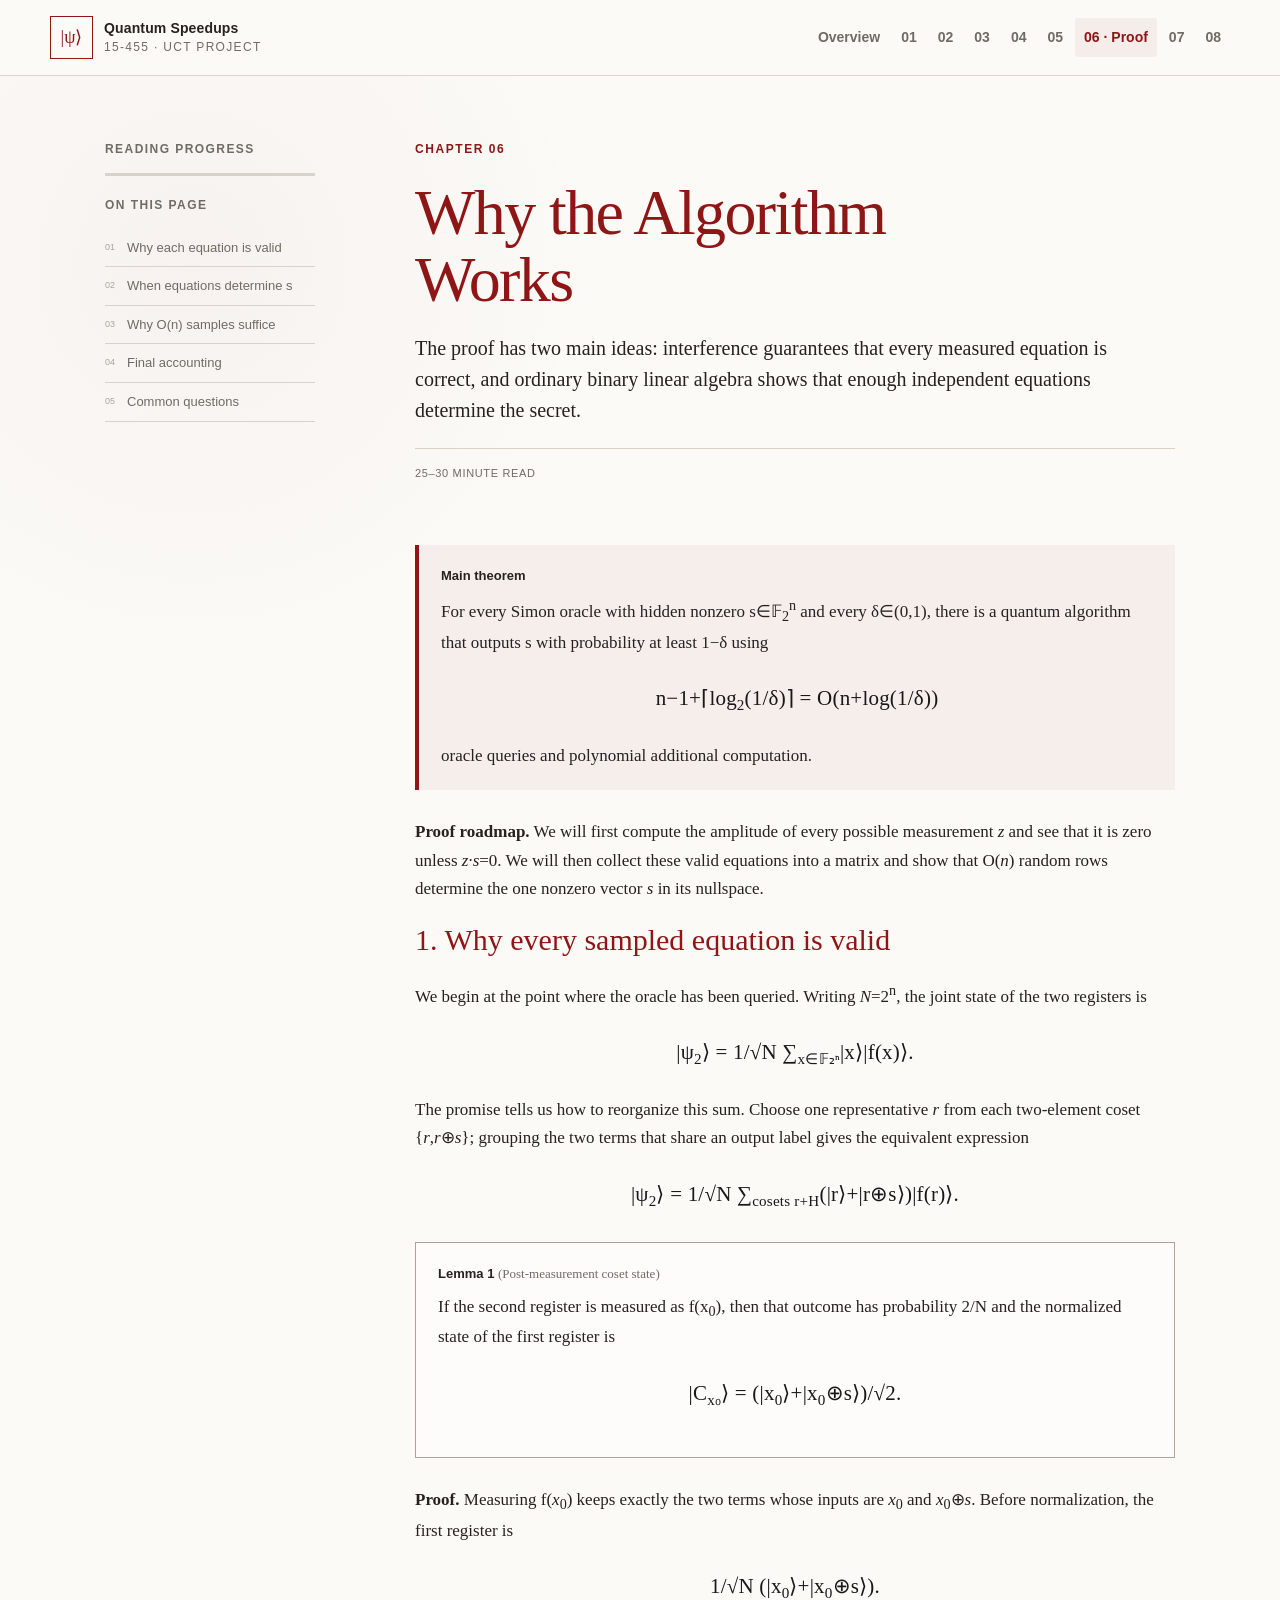
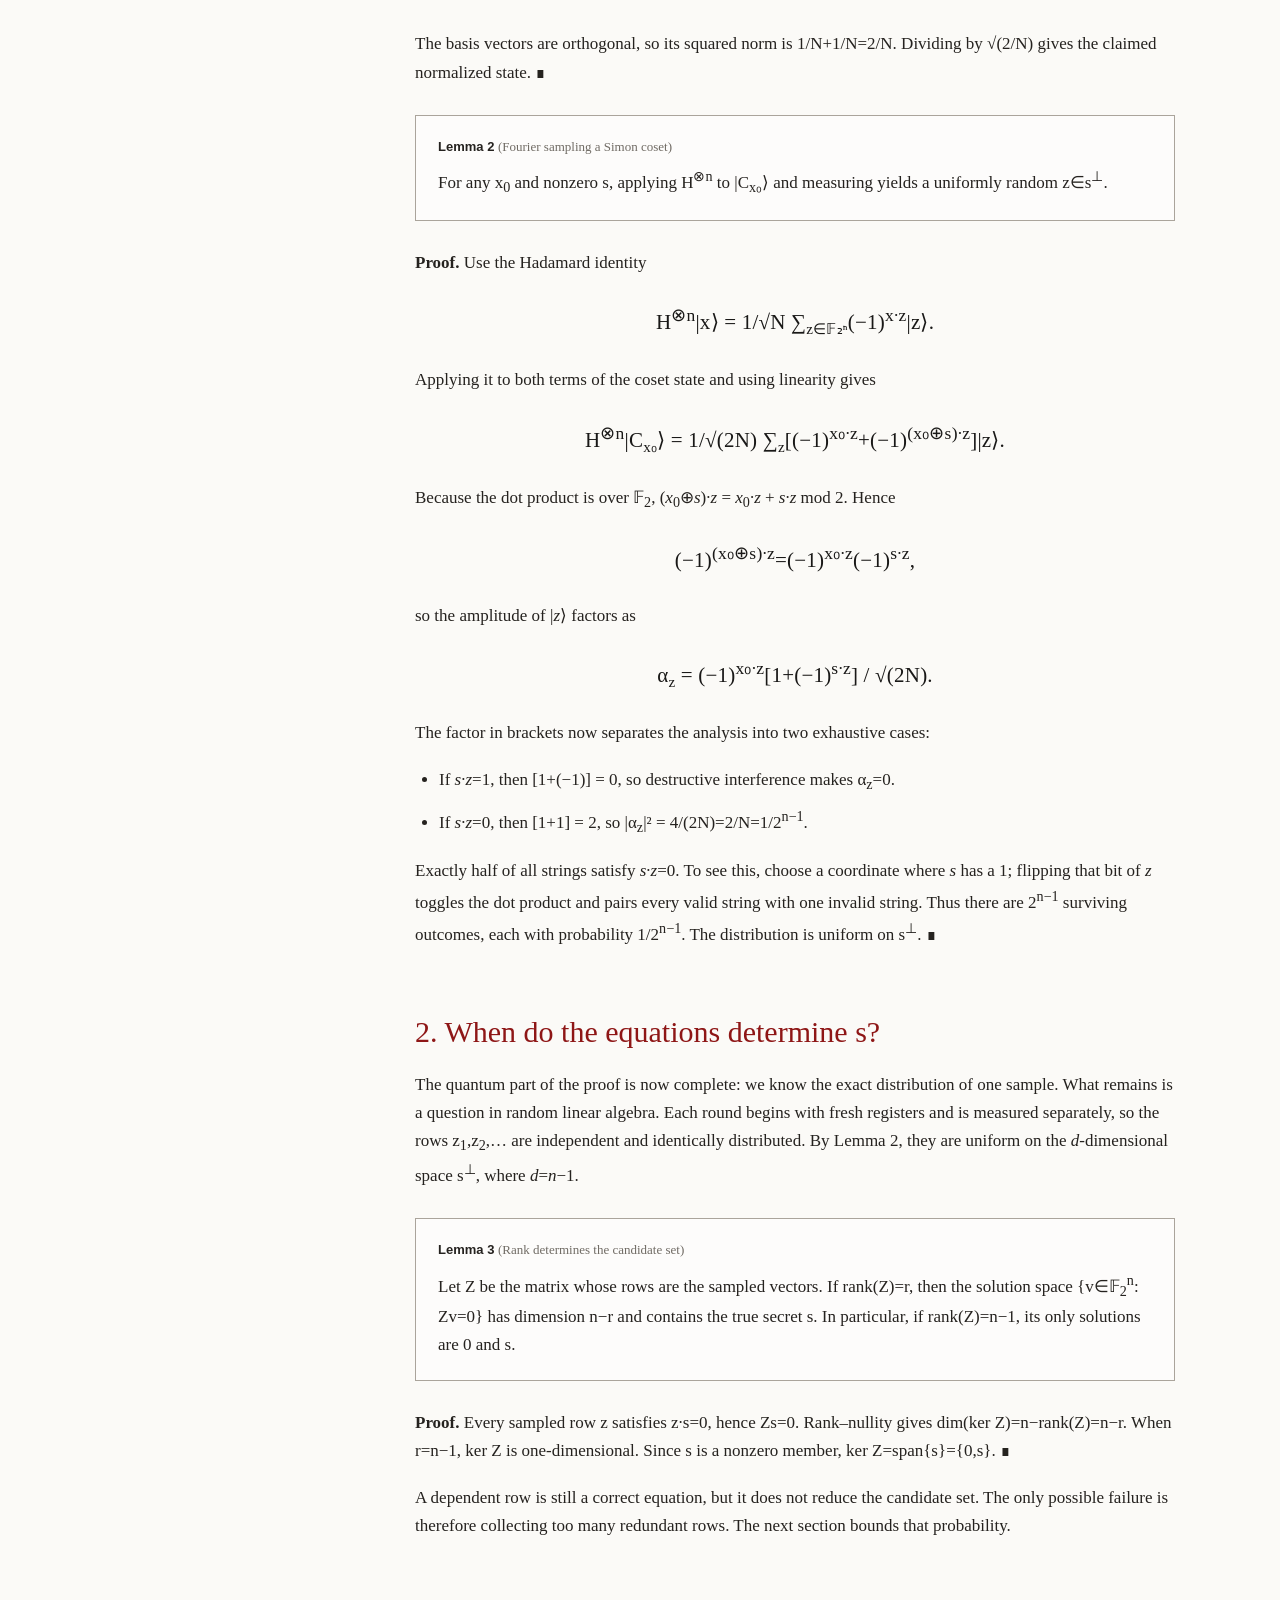
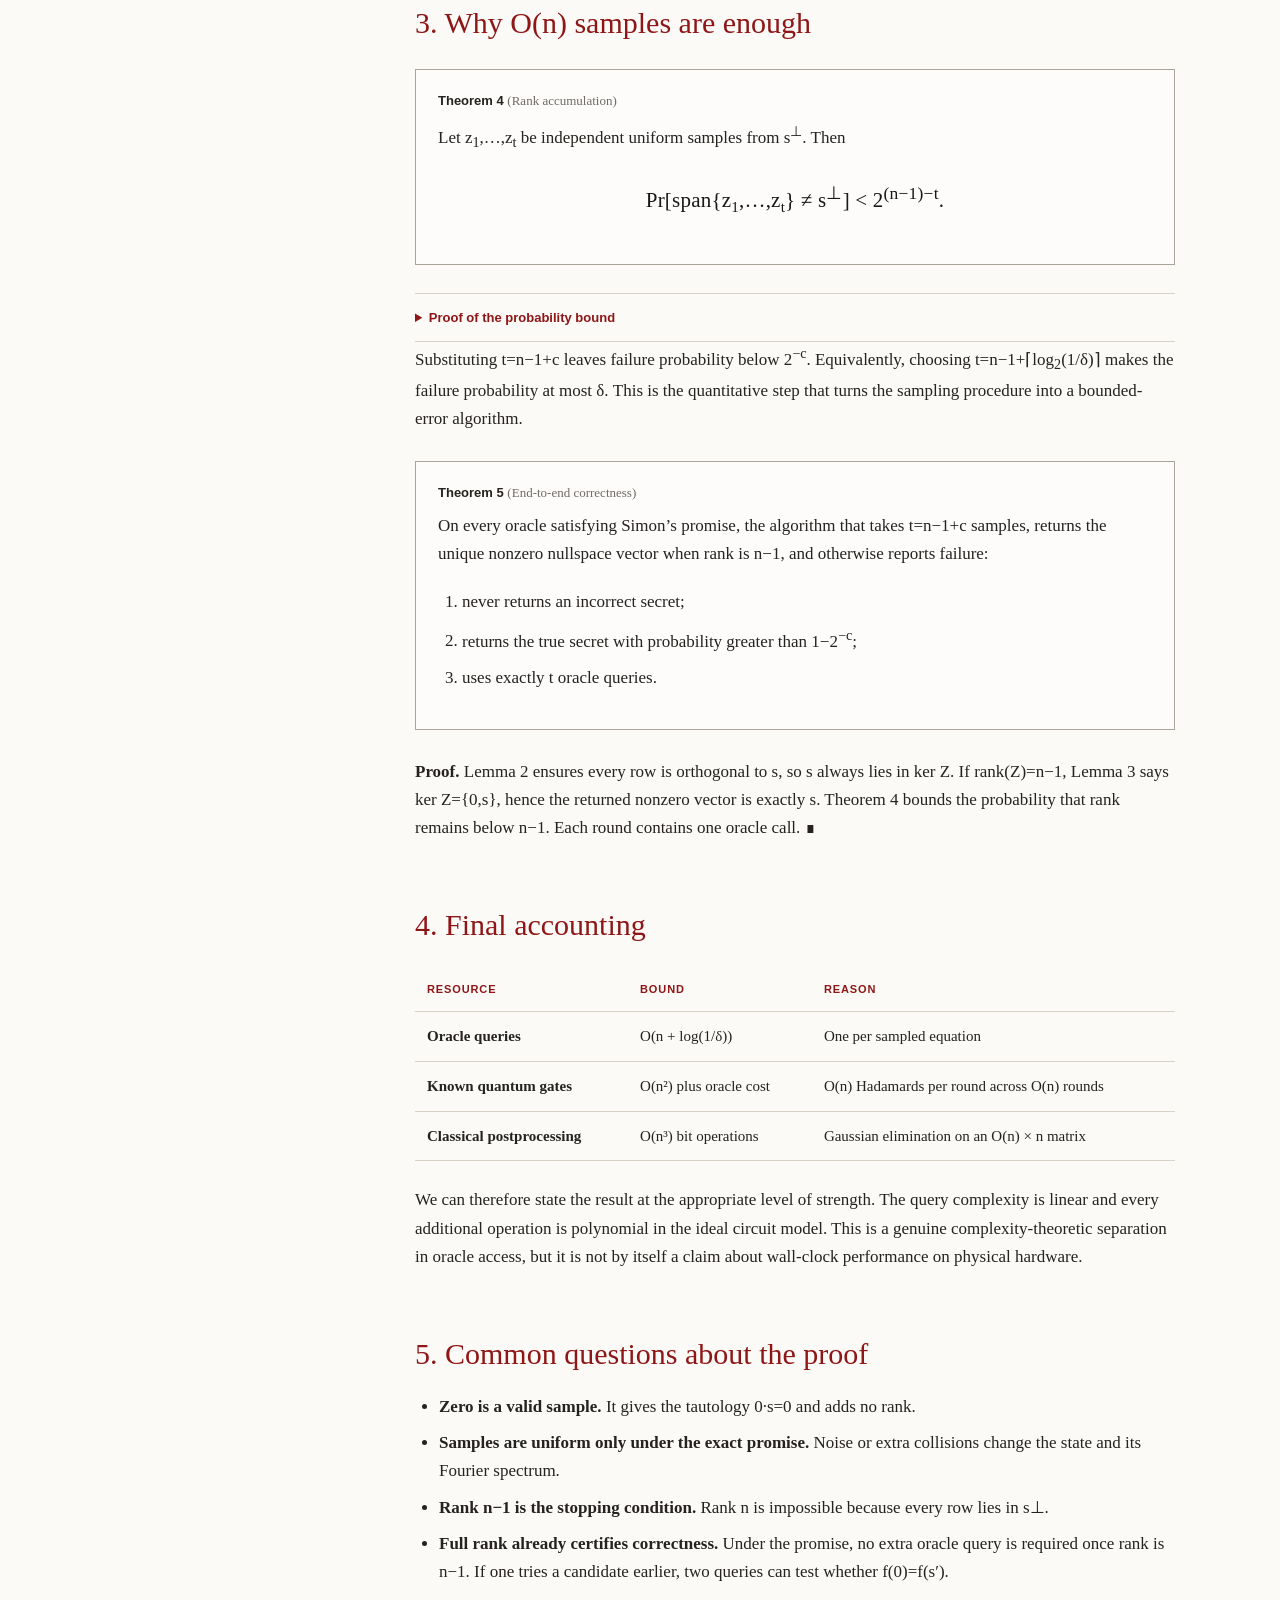
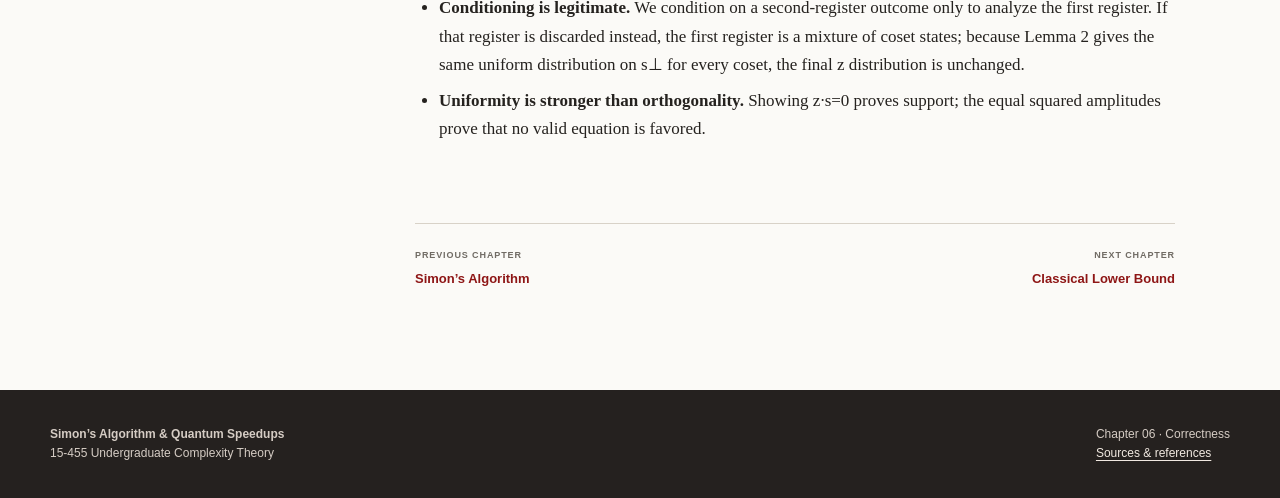
<file: correctness.html>
<!DOCTYPE html>
<html lang="en">
<head><meta charset="UTF-8"><meta name="viewport" content="width=device-width, initial-scale=1.0"><meta name="description" content="Correctness proof and complexity analysis for Simon's quantum algorithm."><title>06 · Correctness and Query Analysis</title><link rel="stylesheet" href="styles.css"></head>
<body>
  <header class="site-header"><a class="brand" href="index.html" aria-label="Quantum Speedups home"><span class="brand-mark" aria-hidden="true">|ψ⟩</span><span><strong>Quantum Speedups</strong><small>15-455 · UCT Project</small></span></a><nav class="site-nav" aria-label="Main navigation"><a href="index.html">Overview</a><a href="intro.html">01</a><a href="basics.html">02</a><a href="circuits.html">03</a><a href="problem.html">04</a><a href="algorithm.html">05</a><a class="active" href="correctness.html" aria-current="page">06 · Proof</a><a href="lower-bound.html">07</a><a href="implications.html">08</a></nav></header>
  <main class="reading-shell">
    <aside class="toc" aria-label="On this page"><p class="toc-label">Reading progress</p><div class="progress-track" aria-hidden="true"><div class="progress-fill"></div></div><p class="toc-label">On this page</p><ol><li><a href="#distribution">Why each equation is valid</a></li><li><a href="#rank">When equations determine s</a></li><li><a href="#error">Why O(n) samples suffice</a></li><li><a href="#complexity">Final accounting</a></li><li><a href="#subtlety">Common questions</a></li></ol></aside>
    <article class="lesson-content">
      <header class="chapter-header"><p class="chapter-kicker">Chapter 06</p><h1>Why the Algorithm<br>Works</h1><p class="chapter-summary">The proof has two main ideas: interference guarantees that every measured equation is correct, and ordinary binary linear algebra shows that enough independent equations determine the secret.</p><div class="chapter-meta"><span>25–30 minute read</span></div></header>

      <div class="note-box question"><p class="note-title">Main theorem</p><p>For every Simon oracle with hidden nonzero s∈𝔽<sub>2</sub><sup>n</sup> and every δ∈(0,1), there is a quantum algorithm that outputs s with probability at least 1−δ using</p><div class="math">n−1+⌈log<span class="sub">2</span>(1/δ)⌉ = O(n+log(1/δ))</div><p>oracle queries and polynomial additional computation.</p></div>
      <p><strong>Proof roadmap.</strong> We will first compute the amplitude of every possible measurement <em>z</em> and see that it is zero unless <em>z</em>·<em>s</em>=0. We will then collect these valid equations into a matrix and show that O(<em>n</em>) random rows determine the one nonzero vector <em>s</em> in its nullspace.</p>

      <section id="distribution">
        <h2>1. Why every sampled equation is valid</h2>
        <p>We begin at the point where the oracle has been queried. Writing <em>N</em>=2<sup>n</sup>, the joint state of the two registers is</p>
        <div class="math">|ψ<span class="sub">2</span>⟩ = 1/√N ∑<span class="sub">x∈𝔽₂ⁿ</span>|x⟩|f(x)⟩.</div>
        <p>The promise tells us how to reorganize this sum. Choose one representative <em>r</em> from each two-element coset {<em>r</em>,<em>r</em>⊕<em>s</em>}; grouping the two terms that share an output label gives the equivalent expression</p>
        <div class="math">|ψ<span class="sub">2</span>⟩ = 1/√N ∑<span class="sub">cosets r+H</span>(|r⟩+|r⊕s⟩)|f(r)⟩.</div>
        <div class="note-box"><p class="note-title">Lemma 1 <span>(Post-measurement coset state)</span></p><p>If the second register is measured as f(x<sub>0</sub>), then that outcome has probability 2/N and the normalized state of the first register is</p><div class="math">|C<span class="sub">x₀</span>⟩ = (|x<span class="sub">0</span>⟩+|x<span class="sub">0</span>⊕s⟩)/√2.</div></div>
        <p><strong>Proof.</strong> Measuring f(<em>x</em><sub>0</sub>) keeps exactly the two terms whose inputs are <em>x</em><sub>0</sub> and <em>x</em><sub>0</sub>⊕<em>s</em>. Before normalization, the first register is</p>
        <div class="math">1/√N (|x<span class="sub">0</span>⟩+|x<span class="sub">0</span>⊕s⟩).</div>
        <p>The basis vectors are orthogonal, so its squared norm is 1/N+1/N=2/N. Dividing by √(2/N) gives the claimed normalized state. ∎</p>

        <div class="note-box"><p class="note-title">Lemma 2 <span>(Fourier sampling a Simon coset)</span></p><p>For any x<sub>0</sub> and nonzero s, applying H<sup>⊗n</sup> to |C<sub>x₀</sub>⟩ and measuring yields a uniformly random z∈s<sup>⊥</sup>.</p></div>
        <p><strong>Proof.</strong> Use the Hadamard identity</p>
        <div class="math">H<sup>⊗n</sup>|x⟩ = 1/√N ∑<span class="sub">z∈𝔽₂ⁿ</span>(−1)<sup>x·z</sup>|z⟩.</div>
        <p>Applying it to both terms of the coset state and using linearity gives</p>
        <div class="math">H<sup>⊗n</sup>|C<span class="sub">x₀</span>⟩ = 1/√(2N) ∑<span class="sub">z</span>[(−1)<sup>x₀·z</sup>+(−1)<sup>(x₀⊕s)·z</sup>]|z⟩.</div>
        <p>Because the dot product is over 𝔽<sub>2</sub>, (<em>x</em><sub>0</sub>⊕<em>s</em>)·<em>z</em> = <em>x</em><sub>0</sub>·<em>z</em> + <em>s</em>·<em>z</em> mod 2. Hence</p>
        <div class="math">(−1)<sup>(x₀⊕s)·z</sup>=(−1)<sup>x₀·z</sup>(−1)<sup>s·z</sup>,</div>
        <p>so the amplitude of |<em>z</em>⟩ factors as</p>
        <div class="math">α<span class="sub">z</span> = (−1)<sup>x₀·z</sup>[1+(−1)<sup>s·z</sup>] / √(2N).</div>
        <p>The factor in brackets now separates the analysis into two exhaustive cases:</p>
        <ul><li>If <em>s</em>·<em>z</em>=1, then [1+(−1)] = 0, so destructive interference makes α<sub>z</sub>=0.</li><li>If <em>s</em>·<em>z</em>=0, then [1+1] = 2, so |α<sub>z</sub>|² = 4/(2N)=2/N=1/2<sup>n−1</sup>.</li></ul>
        <p>Exactly half of all strings satisfy <em>s</em>·<em>z</em>=0. To see this, choose a coordinate where <em>s</em> has a 1; flipping that bit of <em>z</em> toggles the dot product and pairs every valid string with one invalid string. Thus there are 2<sup>n−1</sup> surviving outcomes, each with probability 1/2<sup>n−1</sup>. The distribution is uniform on s<sup>⊥</sup>. ∎</p>

      </section>

      <section id="rank">
        <h2>2. When do the equations determine s?</h2>
        <p>The quantum part of the proof is now complete: we know the exact distribution of one sample. What remains is a question in random linear algebra. Each round begins with fresh registers and is measured separately, so the rows z<sub>1</sub>,z<sub>2</sub>,… are independent and identically distributed. By Lemma 2, they are uniform on the <em>d</em>-dimensional space s<sup>⊥</sup>, where <em>d</em>=<em>n</em>−1.</p>
        <div class="note-box"><p class="note-title">Lemma 3 <span>(Rank determines the candidate set)</span></p><p>Let Z be the matrix whose rows are the sampled vectors. If rank(Z)=r, then the solution space {v∈𝔽<sub>2</sub><sup>n</sup>: Zv=0} has dimension n−r and contains the true secret s. In particular, if rank(Z)=n−1, its only solutions are 0 and s.</p></div>
        <p><strong>Proof.</strong> Every sampled row z satisfies z·s=0, hence Zs=0. Rank–nullity gives dim(ker Z)=n−rank(Z)=n−r. When r=n−1, ker Z is one-dimensional. Since s is a nonzero member, ker Z=span{s}={0,s}. ∎</p>

        <p>A dependent row is still a correct equation, but it does not reduce the candidate set. The only possible failure is therefore collecting too many redundant rows. The next section bounds that probability.</p>
      </section>

      <section id="error">
        <h2>3. Why O(n) samples are enough</h2>
        <div class="note-box"><p class="note-title">Theorem 4 <span>(Rank accumulation)</span></p><p>Let z<sub>1</sub>,…,z<sub>t</sub> be independent uniform samples from s<sup>⊥</sup>. Then</p><div class="math">Pr[span{z<span class="sub">1</span>,…,z<span class="sub">t</span>} ≠ s<sup>⊥</sup>] &lt; 2<sup>(n−1)−t</sup>.</div></div>
        <details class="quiz"><summary>Proof of the probability bound</summary><div class="quiz-body"><p>Write d=n−1 and represent s<sup>⊥</sup> using d binary coordinates. If the samples fail to span the whole space, there is some nonzero test vector w orthogonal to every sampled row. For one fixed w, a uniform row has dot product zero with probability 1/2, so all t rows pass that test with probability 2<sup>−t</sup>. There are 2<sup>d</sup>−1 possible nonzero w. The union bound therefore gives failure probability at most (2<sup>d</sup>−1)2<sup>−t</sup>&lt;2<sup>d−t</sup>. Substituting d=n−1 proves the theorem.</p></div></details>
        <p>Substituting t=n−1+c leaves failure probability below 2<sup>−c</sup>. Equivalently, choosing t=n−1+⌈log<sub>2</sub>(1/δ)⌉ makes the failure probability at most δ. This is the quantitative step that turns the sampling procedure into a bounded-error algorithm.</p>

        <div class="note-box"><p class="note-title">Theorem 5 <span>(End-to-end correctness)</span></p><p>On every oracle satisfying Simon’s promise, the algorithm that takes t=n−1+c samples, returns the unique nonzero nullspace vector when rank is n−1, and otherwise reports failure:</p><ol><li>never returns an incorrect secret;</li><li>returns the true secret with probability greater than 1−2<sup>−c</sup>;</li><li>uses exactly t oracle queries.</li></ol></div>
        <p><strong>Proof.</strong> Lemma 2 ensures every row is orthogonal to s, so s always lies in ker Z. If rank(Z)=n−1, Lemma 3 says ker Z={0,s}, hence the returned nonzero vector is exactly s. Theorem 4 bounds the probability that rank remains below n−1. Each round contains one oracle call. ∎</p>
      </section>

      <section id="complexity">
        <h2>4. Final accounting</h2>
        <table class="comparison"><thead><tr><th>Resource</th><th>Bound</th><th>Reason</th></tr></thead><tbody>
          <tr><td>Oracle queries</td><td>O(n + log(1/δ))</td><td>One per sampled equation</td></tr>
          <tr><td>Known quantum gates</td><td>O(n²) plus oracle cost</td><td>O(n) Hadamards per round across O(n) rounds</td></tr>
          <tr><td>Classical postprocessing</td><td>O(n³) bit operations</td><td>Gaussian elimination on an O(n) × n matrix</td></tr>
        </tbody></table>
        <p>We can therefore state the result at the appropriate level of strength. The query complexity is linear and every additional operation is polynomial in the ideal circuit model. This is a genuine complexity-theoretic separation in oracle access, but it is not by itself a claim about wall-clock performance on physical hardware.</p>
      </section>

      <section id="subtlety">
        <h2>5. Common questions about the proof</h2>
        <ul>
          <li><strong>Zero is a valid sample.</strong> It gives the tautology 0·s=0 and adds no rank.</li>
          <li><strong>Samples are uniform only under the exact promise.</strong> Noise or extra collisions change the state and its Fourier spectrum.</li>
          <li><strong>Rank n−1 is the stopping condition.</strong> Rank n is impossible because every row lies in s⊥.</li>
          <li><strong>Full rank already certifies correctness.</strong> Under the promise, no extra oracle query is required once rank is n−1. If one tries a candidate earlier, two queries can test whether f(0)=f(s′).</li>
          <li><strong>Conditioning is legitimate.</strong> We condition on a second-register outcome only to analyze the first register. If that register is discarded instead, the first register is a mixture of coset states; because Lemma 2 gives the same uniform distribution on s⊥ for every coset, the final z distribution is unchanged.</li>
          <li><strong>Uniformity is stronger than orthogonality.</strong> Showing z·s=0 proves support; the equal squared amplitudes prove that no valid equation is favored.</li>
        </ul>
      </section>

      <nav class="lesson-nav" aria-label="Lesson navigation"><a href="algorithm.html"><small>Previous chapter</small>Simon’s Algorithm</a><a href="lower-bound.html"><small>Next chapter</small>Classical Lower Bound</a></nav>
    </article>
  </main>
  <footer class="site-footer"><p><strong>Simon’s Algorithm &amp; Quantum Speedups</strong><br>15-455 Undergraduate Complexity Theory</p><p>Chapter 06 · Correctness<br><a class="footer-link" href="sources.html">Sources &amp; references</a></p></footer><script src="lesson.js"></script>
</body>
</html>
</file>
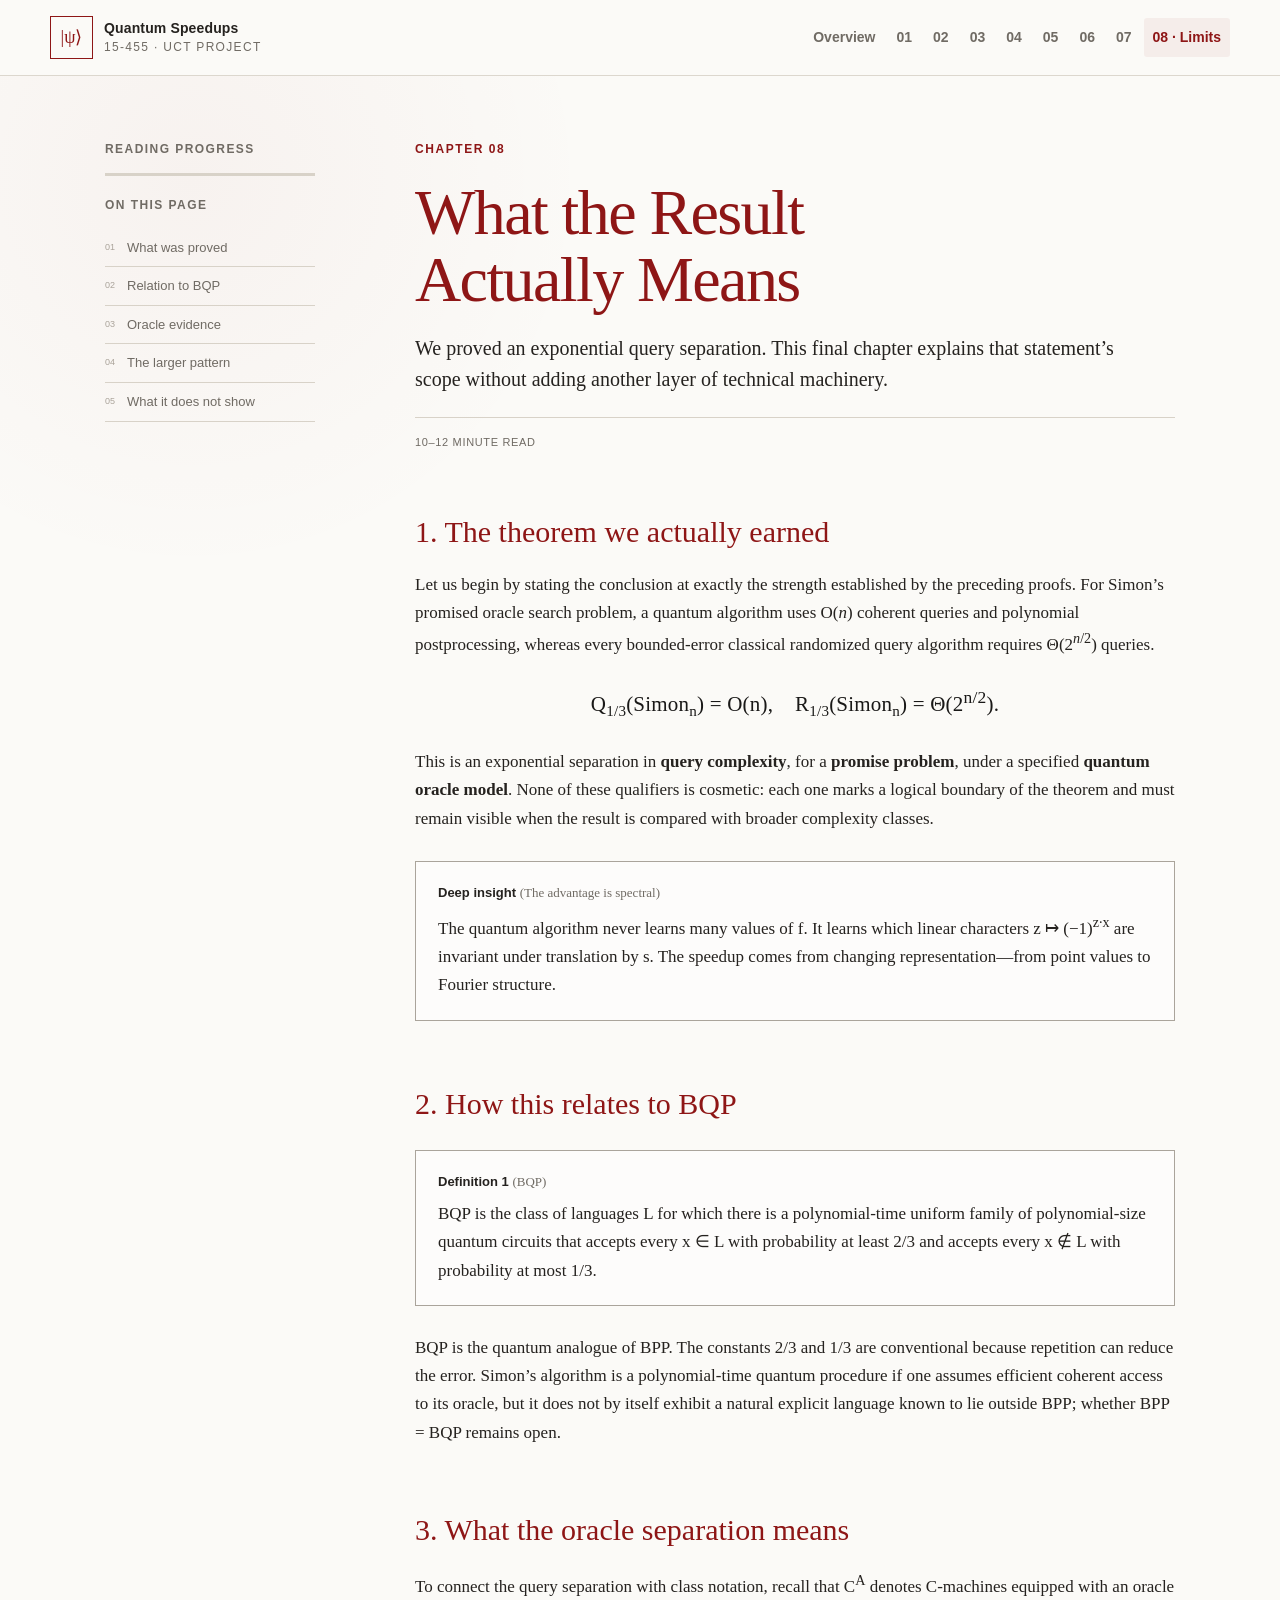
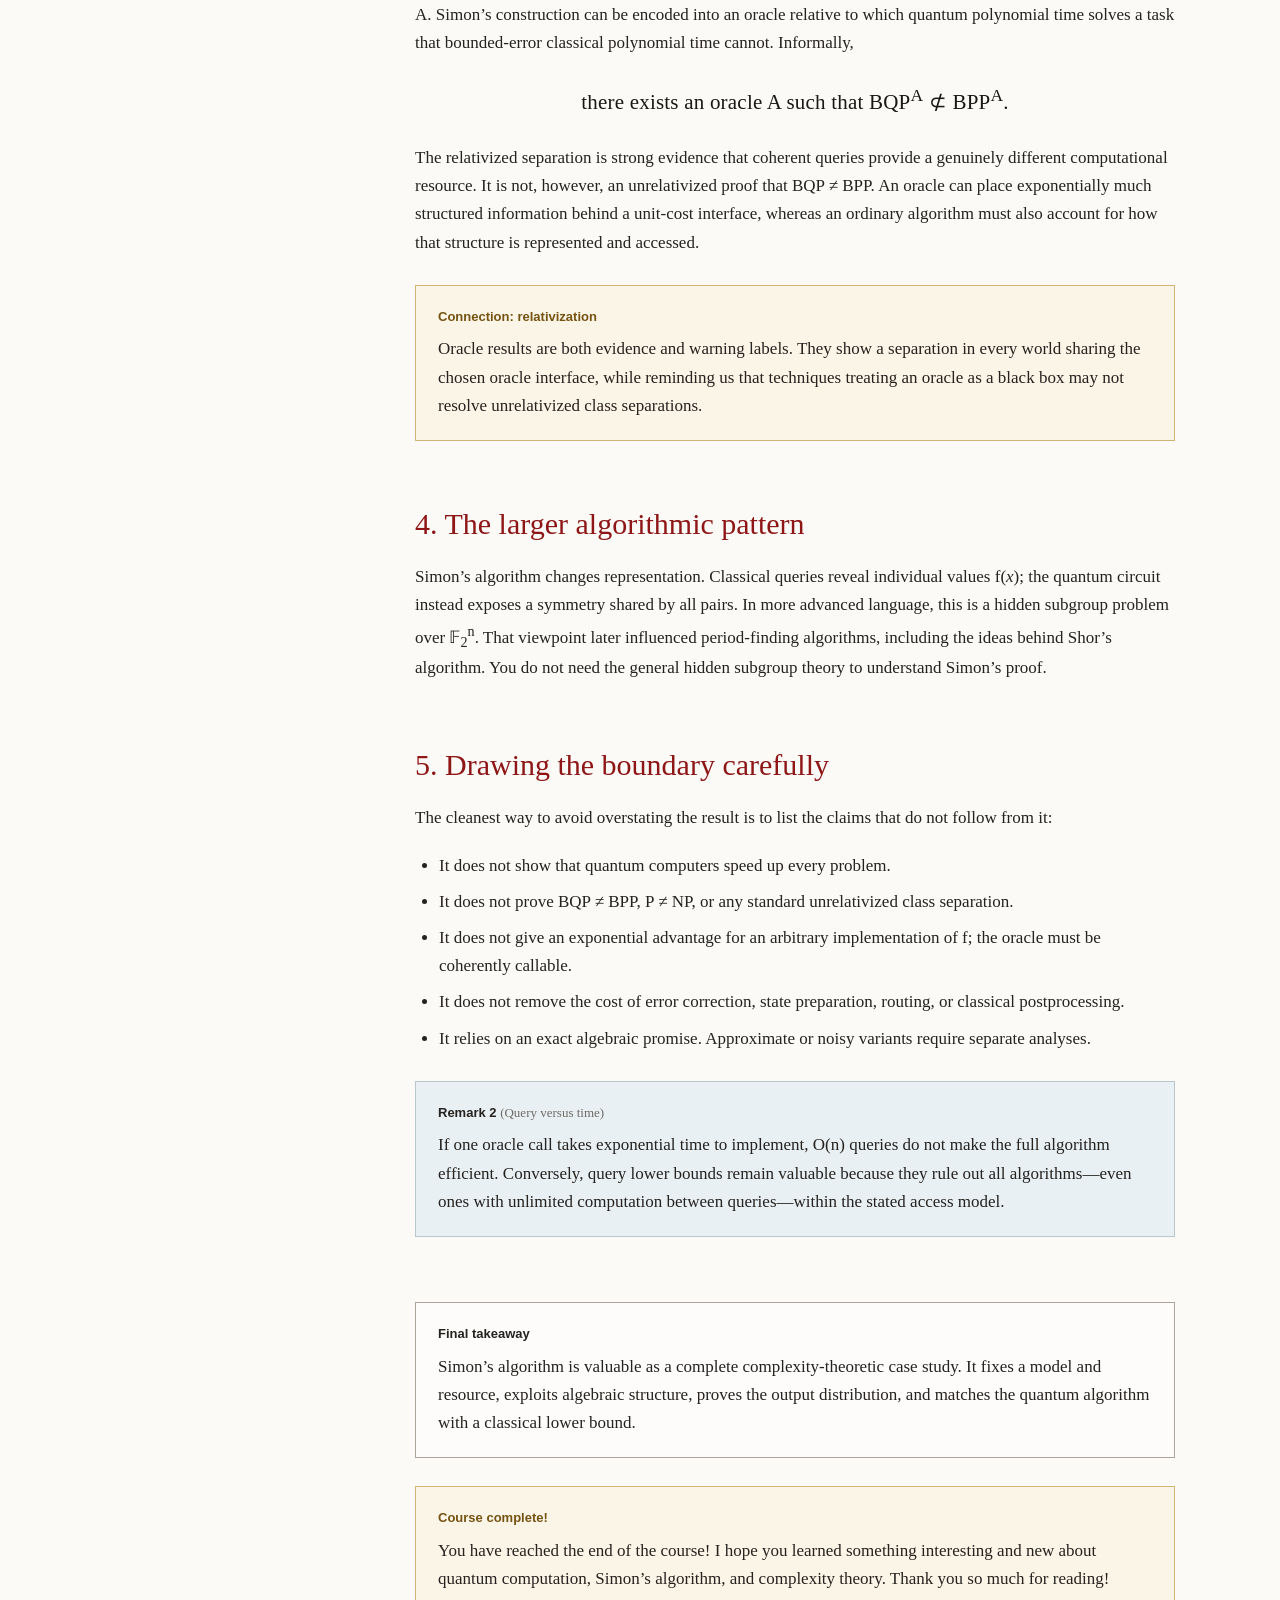
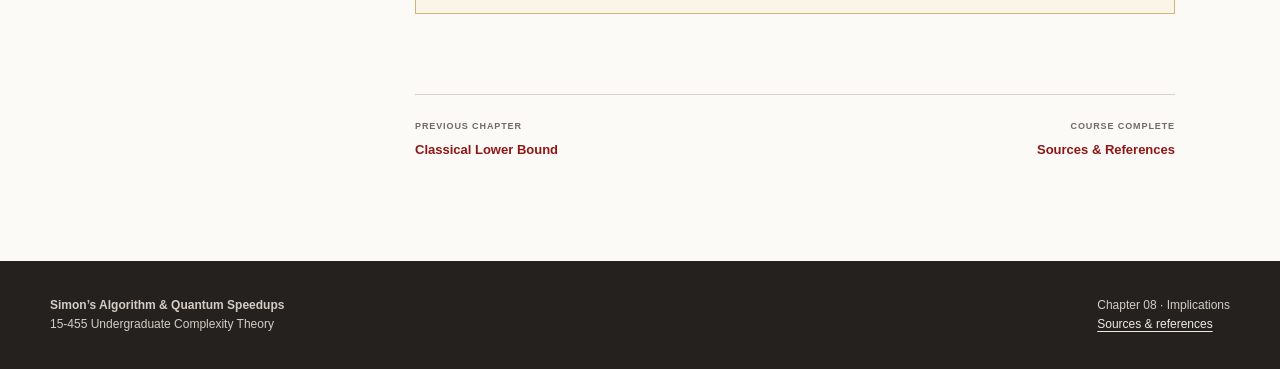
<file: implications.html>
<!DOCTYPE html>
<html lang="en">
<head><meta charset="UTF-8"><meta name="viewport" content="width=device-width, initial-scale=1.0"><meta name="description" content="The implications, class connections, and limitations of Simon's quantum speedup."><title>08 · Implications and Limitations</title><link rel="stylesheet" href="styles.css"></head>
<body>
  <header class="site-header"><a class="brand" href="index.html" aria-label="Quantum Speedups home"><span class="brand-mark" aria-hidden="true">|ψ⟩</span><span><strong>Quantum Speedups</strong><small>15-455 · UCT Project</small></span></a><nav class="site-nav" aria-label="Main navigation"><a href="index.html">Overview</a><a href="intro.html">01</a><a href="basics.html">02</a><a href="circuits.html">03</a><a href="problem.html">04</a><a href="algorithm.html">05</a><a href="correctness.html">06</a><a href="lower-bound.html">07</a><a class="active" href="implications.html" aria-current="page">08 · Limits</a></nav></header>
  <main class="reading-shell">
    <aside class="toc" aria-label="On this page"><p class="toc-label">Reading progress</p><div class="progress-track" aria-hidden="true"><div class="progress-fill"></div></div><p class="toc-label">On this page</p><ol><li><a href="#proved">What was proved</a></li><li><a href="#bqp">Relation to BQP</a></li><li><a href="#relativization">Oracle evidence</a></li><li><a href="#hsp">The larger pattern</a></li><li><a href="#limits">What it does not show</a></li></ol></aside>
    <article class="lesson-content">
      <header class="chapter-header"><p class="chapter-kicker">Chapter 08</p><h1>What the Result<br>Actually Means</h1><p class="chapter-summary">We proved an exponential query separation. This final chapter explains that statement’s scope without adding another layer of technical machinery.</p><div class="chapter-meta"><span>10–12 minute read</span></div></header>

      <section id="proved">
        <h2>1. The theorem we actually earned</h2>
        <p>Let us begin by stating the conclusion at exactly the strength established by the preceding proofs. For Simon’s promised oracle search problem, a quantum algorithm uses O(<em>n</em>) coherent queries and polynomial postprocessing, whereas every bounded-error classical randomized query algorithm requires Θ(2<sup><em>n</em>/2</sup>) queries.</p>
        <div class="math">Q<span class="sub">1/3</span>(Simon<span class="sub">n</span>) = O(n), &nbsp;&nbsp; R<span class="sub">1/3</span>(Simon<span class="sub">n</span>) = Θ(2<sup>n/2</sup>).</div>
        <p>This is an exponential separation in <strong>query complexity</strong>, for a <strong>promise problem</strong>, under a specified <strong>quantum oracle model</strong>. None of these qualifiers is cosmetic: each one marks a logical boundary of the theorem and must remain visible when the result is compared with broader complexity classes.</p>
        <div class="note-box"><p class="note-title">Deep insight <span>(The advantage is spectral)</span></p><p>The quantum algorithm never learns many values of f. It learns which linear characters z ↦ (−1)<sup>z·x</sup> are invariant under translation by s. The speedup comes from changing representation—from point values to Fourier structure.</p></div>
      </section>

      <section id="bqp">
        <h2>2. How this relates to BQP</h2>
        <div class="note-box"><p class="note-title">Definition 1 <span>(BQP)</span></p><p>BQP is the class of languages L for which there is a polynomial-time uniform family of polynomial-size quantum circuits that accepts every x ∈ L with probability at least 2/3 and accepts every x ∉ L with probability at most 1/3.</p></div>
        <p>BQP is the quantum analogue of BPP. The constants 2/3 and 1/3 are conventional because repetition can reduce the error. Simon’s algorithm is a polynomial-time quantum procedure if one assumes efficient coherent access to its oracle, but it does not by itself exhibit a natural explicit language known to lie outside BPP; whether BPP = BQP remains open.</p>
      </section>

      <section id="relativization">
        <h2>3. What the oracle separation means</h2>
        <p>To connect the query separation with class notation, recall that C<sup>A</sup> denotes C-machines equipped with an oracle A. Simon’s construction can be encoded into an oracle relative to which quantum polynomial time solves a task that bounded-error classical polynomial time cannot. Informally,</p>
        <div class="math">there exists an oracle A such that BQP<sup>A</sup> ⊄ BPP<sup>A</sup>.</div>
        <p>The relativized separation is strong evidence that coherent queries provide a genuinely different computational resource. It is not, however, an unrelativized proof that BQP ≠ BPP. An oracle can place exponentially much structured information behind a unit-cost interface, whereas an ordinary algorithm must also account for how that structure is represented and accessed.</p>
        <div class="note-box connection"><p class="note-title">Connection: relativization</p><p>Oracle results are both evidence and warning labels. They show a separation in every world sharing the chosen oracle interface, while reminding us that techniques treating an oracle as a black box may not resolve unrelativized class separations.</p></div>
      </section>

      <section id="hsp">
        <h2>4. The larger algorithmic pattern</h2>
        <p>Simon’s algorithm changes representation. Classical queries reveal individual values f(<em>x</em>); the quantum circuit instead exposes a symmetry shared by all pairs. In more advanced language, this is a hidden subgroup problem over 𝔽<sub>2</sub><sup>n</sup>. That viewpoint later influenced period-finding algorithms, including the ideas behind Shor’s algorithm. You do not need the general hidden subgroup theory to understand Simon’s proof.</p>
      </section>

      <section id="limits">
        <h2>5. Drawing the boundary carefully</h2>
        <p>The cleanest way to avoid overstating the result is to list the claims that do not follow from it:</p>
        <ul>
          <li>It does not show that quantum computers speed up every problem.</li>
          <li>It does not prove BQP ≠ BPP, P ≠ NP, or any standard unrelativized class separation.</li>
          <li>It does not give an exponential advantage for an arbitrary implementation of f; the oracle must be coherently callable.</li>
          <li>It does not remove the cost of error correction, state preparation, routing, or classical postprocessing.</li>
          <li>It relies on an exact algebraic promise. Approximate or noisy variants require separate analyses.</li>
        </ul>
        <div class="note-box remark"><p class="note-title">Remark 2 <span>(Query versus time)</span></p><p>If one oracle call takes exponential time to implement, O(n) queries do not make the full algorithm efficient. Conversely, query lower bounds remain valuable because they rule out all algorithms—even ones with unlimited computation between queries—within the stated access model.</p></div>
      </section>

      <div class="note-box"><p class="note-title">Final takeaway</p><p>Simon’s algorithm is valuable as a complete complexity-theoretic case study. It fixes a model and resource, exploits algebraic structure, proves the output distribution, and matches the quantum algorithm with a classical lower bound.</p></div>
      <div class="note-box connection"><p class="note-title">Course complete!</p><p>You have reached the end of the course! I hope you learned something interesting and new about quantum computation, Simon’s algorithm, and complexity theory. Thank you so much for reading!</p></div>

      <nav class="lesson-nav" aria-label="Lesson navigation"><a href="lower-bound.html"><small>Previous chapter</small>Classical Lower Bound</a><a href="sources.html"><small>Course complete</small>Sources &amp; References</a></nav>
    </article>
  </main>
  <footer class="site-footer"><p><strong>Simon’s Algorithm &amp; Quantum Speedups</strong><br>15-455 Undergraduate Complexity Theory</p><p>Chapter 08 · Implications<br><a class="footer-link" href="sources.html">Sources &amp; references</a></p></footer><script src="lesson.js"></script>
</body>
</html>
</file>
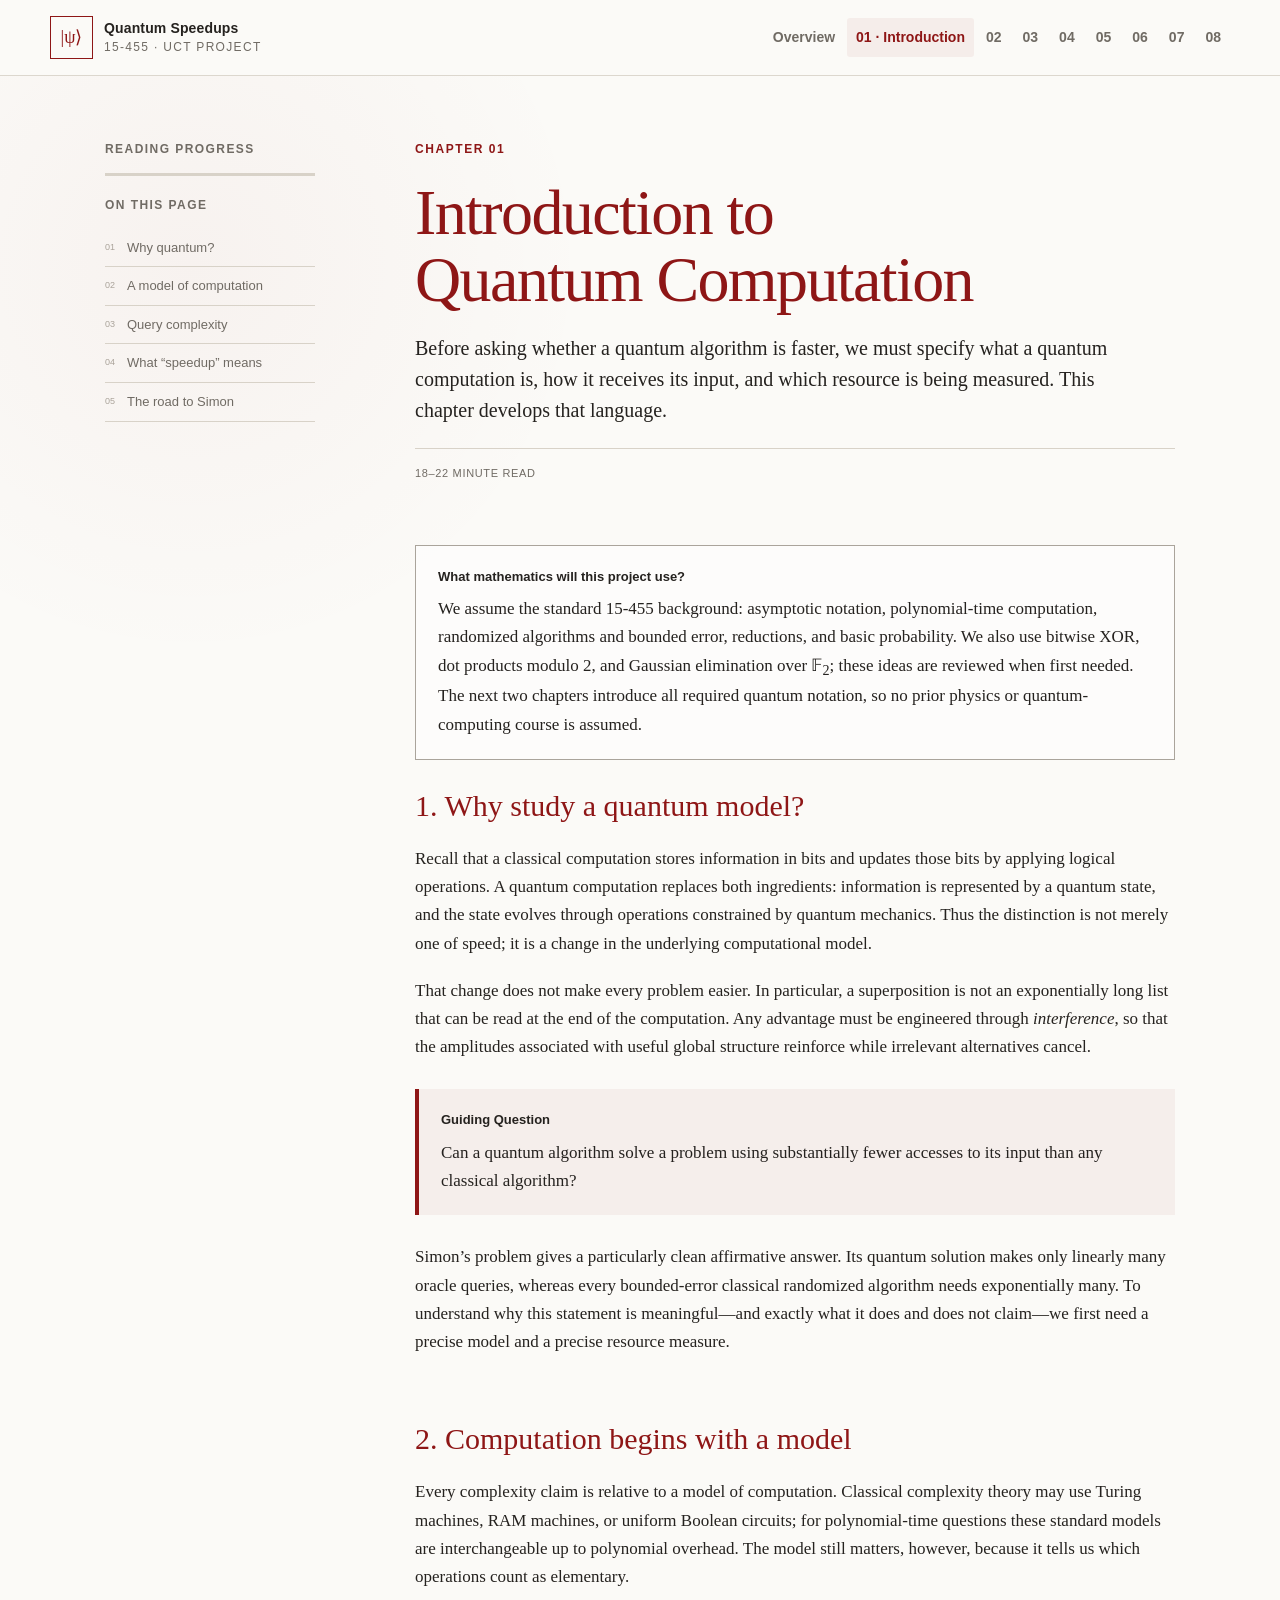
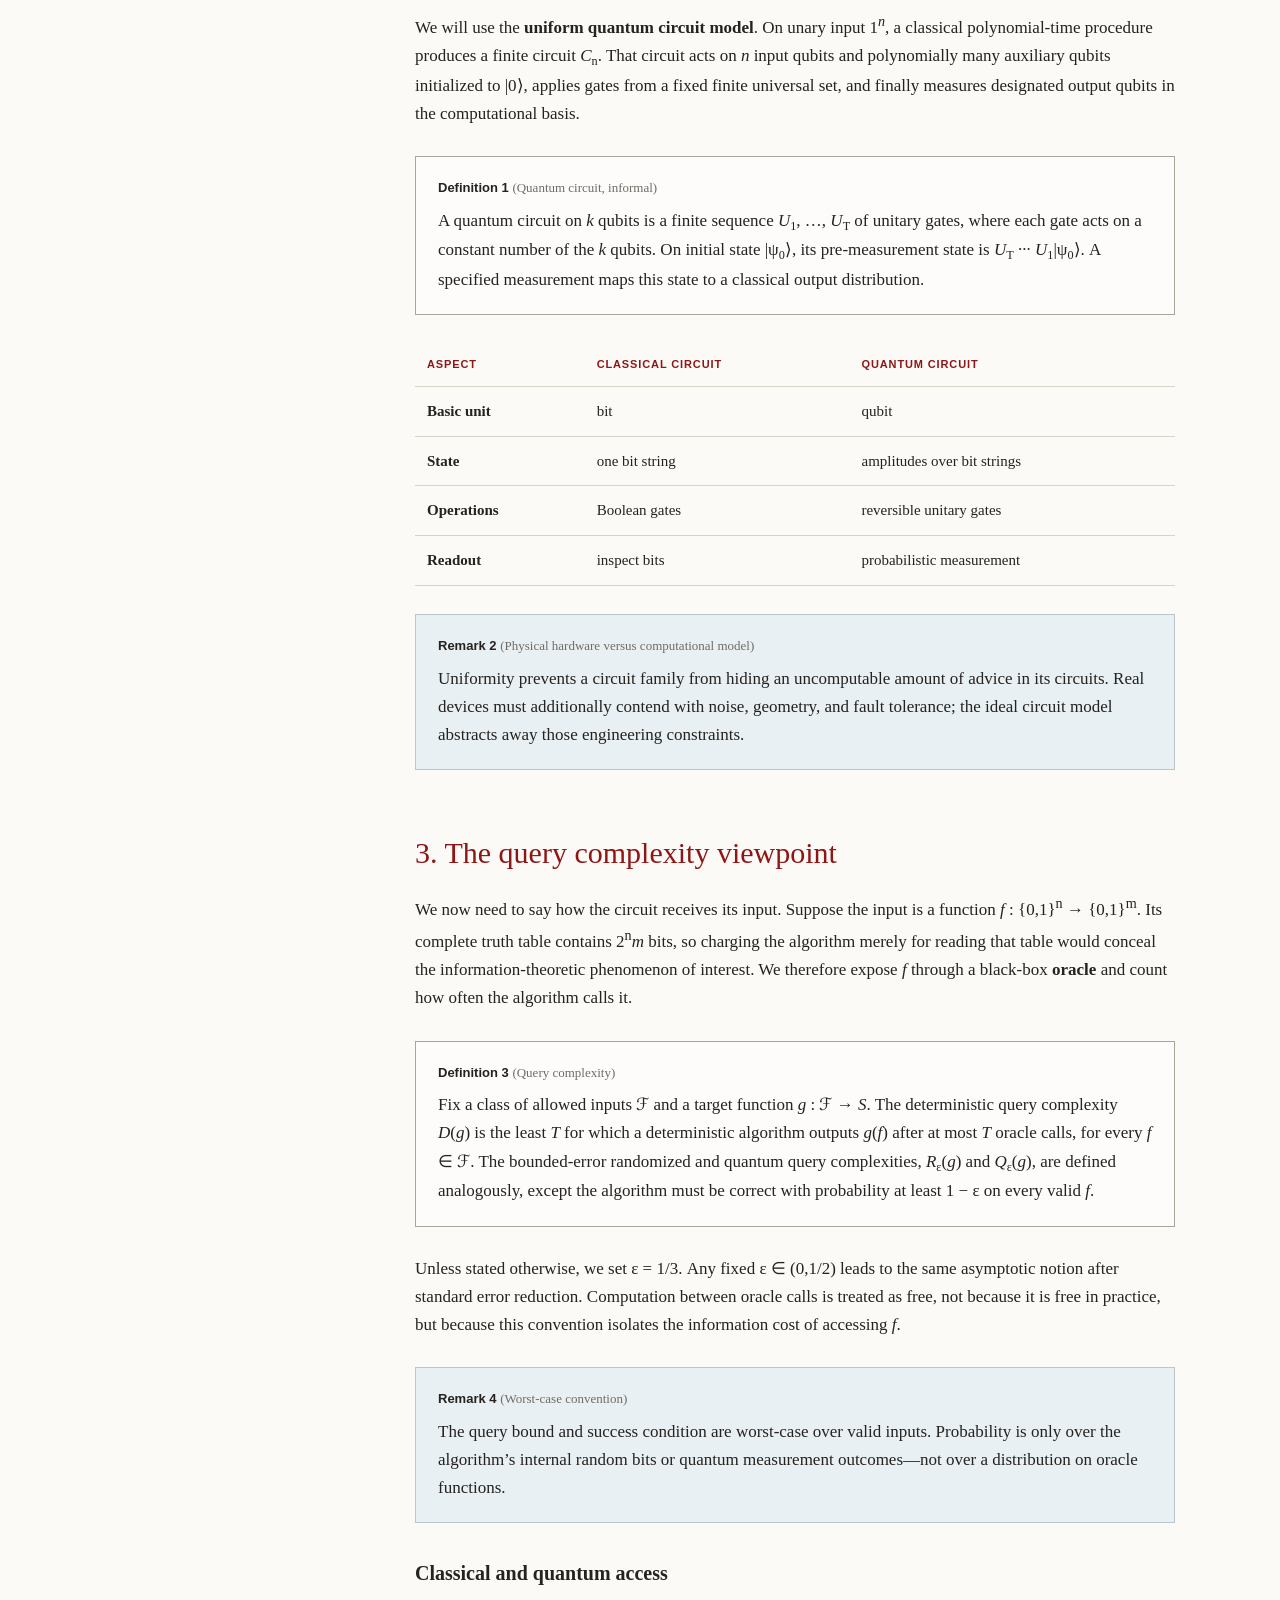
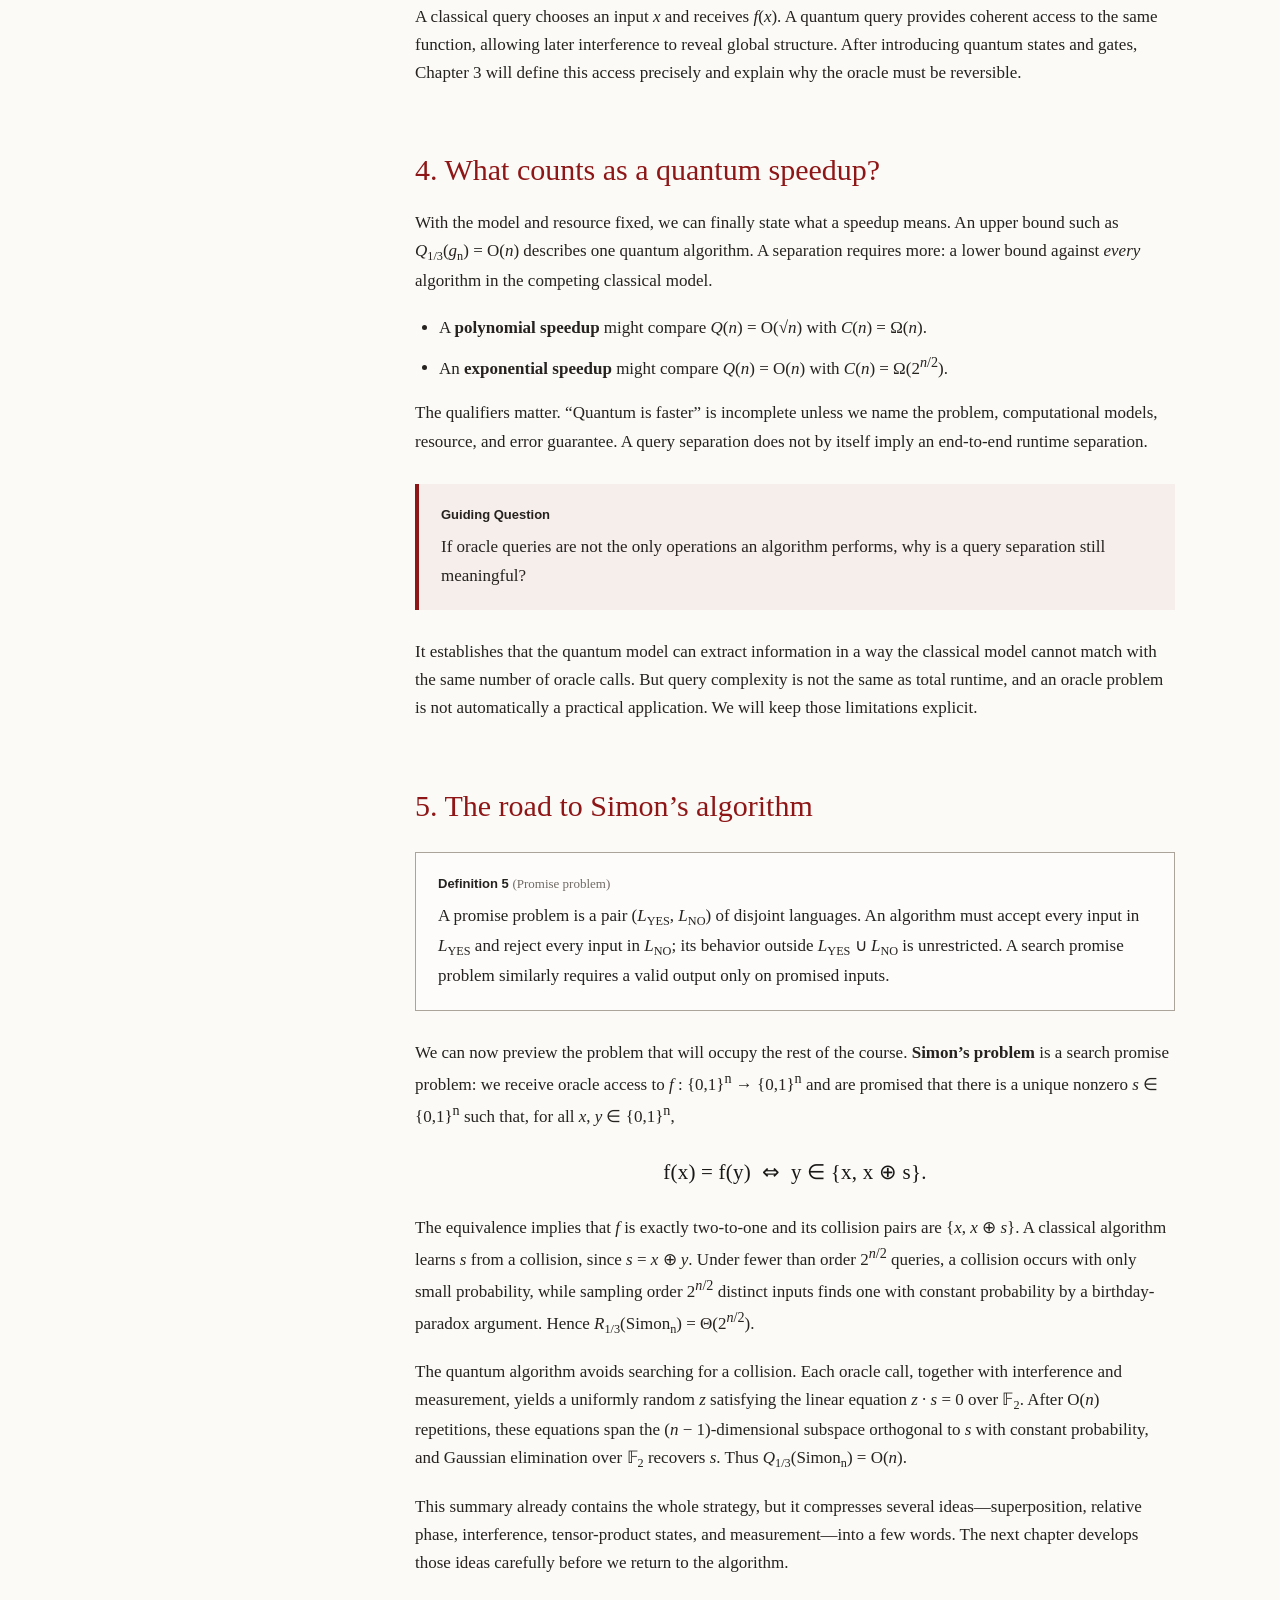
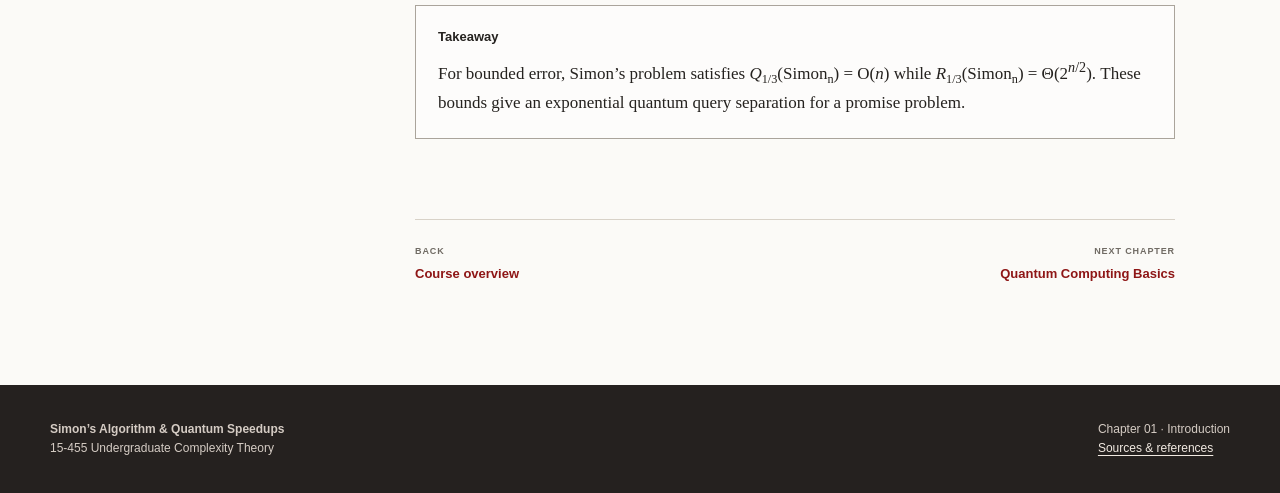
<file: intro.html>
<!DOCTYPE html>
<html lang="en">
<head>
  <meta charset="UTF-8">
  <meta name="viewport" content="width=device-width, initial-scale=1.0">
  <meta name="description" content="Introduction to quantum computation, query complexity, and quantum speedups.">
  <title>01 · Introduction to Quantum Computation</title>
  <link rel="stylesheet" href="styles.css">
</head>
<body>
  <header class="site-header">
    <a class="brand" href="index.html" aria-label="Quantum Speedups home">
      <span class="brand-mark" aria-hidden="true">|ψ⟩</span>
      <span><strong>Quantum Speedups</strong><small>15-455 · UCT Project</small></span>
    </a>
    <nav class="site-nav" aria-label="Main navigation">
      <a href="index.html">Overview</a>
      <a class="active" href="intro.html" aria-current="page">01 · Introduction</a>
      <a href="basics.html">02</a><a href="circuits.html">03</a><a href="problem.html">04</a><a href="algorithm.html">05</a><a href="correctness.html">06</a><a href="lower-bound.html">07</a><a href="implications.html">08</a>
    </nav>
  </header>

  <main class="reading-shell">
    <aside class="toc" aria-label="On this page">
      <p class="toc-label">Reading progress</p>
      <div class="progress-track" aria-hidden="true"><div class="progress-fill"></div></div>
      <p class="toc-label">On this page</p>
      <ol>
        <li><a href="#why-quantum">Why quantum?</a></li>
        <li><a href="#computation-model">A model of computation</a></li>
        <li><a href="#queries">Query complexity</a></li>
        <li><a href="#speedup">What “speedup” means</a></li>
        <li><a href="#simon-preview">The road to Simon</a></li>
      </ol>
    </aside>

    <article class="lesson-content">
      <header class="chapter-header">
        <p class="chapter-kicker">Chapter 01</p>
        <h1>Introduction to<br>Quantum Computation</h1>
        <p class="chapter-summary">Before asking whether a quantum algorithm is faster, we must specify what a quantum computation is, how it receives its input, and which resource is being measured. This chapter develops that language.</p>
        <div class="chapter-meta"><span>18–22 minute read</span></div>
      </header>

      <div class="note-box">
        <p class="note-title">What mathematics will this project use?</p>
        <p>We assume the standard 15-455 background: asymptotic notation, polynomial-time computation, randomized algorithms and bounded error, reductions, and basic probability. We also use bitwise XOR, dot products modulo 2, and Gaussian elimination over 𝔽<sub>2</sub>; these ideas are reviewed when first needed. The next two chapters introduce all required quantum notation, so no prior physics or quantum-computing course is assumed.</p>
      </div>

      <section id="why-quantum">
        <h2>1. Why study a quantum model?</h2>
        <p>Recall that a classical computation stores information in bits and updates those bits by applying logical operations. A quantum computation replaces both ingredients: information is represented by a quantum state, and the state evolves through operations constrained by quantum mechanics. Thus the distinction is not merely one of speed; it is a change in the underlying computational model.</p>
        <p>That change does not make every problem easier. In particular, a superposition is not an exponentially long list that can be read at the end of the computation. Any advantage must be engineered through <em>interference</em>, so that the amplitudes associated with useful global structure reinforce while irrelevant alternatives cancel.</p>

        <div class="note-box question">
          <p class="note-title">Guiding Question</p>
          <p>Can a quantum algorithm solve a problem using substantially fewer accesses to its input than any classical algorithm?</p>
        </div>

        <p>Simon’s problem gives a particularly clean affirmative answer. Its quantum solution makes only linearly many oracle queries, whereas every bounded-error classical randomized algorithm needs exponentially many. To understand why this statement is meaningful—and exactly what it does and does not claim—we first need a precise model and a precise resource measure.</p>
      </section>

      <section id="computation-model">
        <h2>2. Computation begins with a model</h2>
        <p>Every complexity claim is relative to a model of computation. Classical complexity theory may use Turing machines, RAM machines, or uniform Boolean circuits; for polynomial-time questions these standard models are interchangeable up to polynomial overhead. The model still matters, however, because it tells us which operations count as elementary.</p>
        <p>We will use the <strong>uniform quantum circuit model</strong>. On unary input 1<sup><em>n</em></sup>, a classical polynomial-time procedure produces a finite circuit <em>C</em><span class="sub">n</span>. That circuit acts on <em>n</em> input qubits and polynomially many auxiliary qubits initialized to |0⟩, applies gates from a fixed finite universal set, and finally measures designated output qubits in the computational basis.</p>

        <div class="note-box">
          <p class="note-title">Definition 1 <span>(Quantum circuit, informal)</span></p>
          <p>A quantum circuit on <em>k</em> qubits is a finite sequence <em>U</em><span class="sub">1</span>, …, <em>U</em><span class="sub">T</span> of unitary gates, where each gate acts on a constant number of the <em>k</em> qubits. On initial state |ψ<span class="sub">0</span>⟩, its pre-measurement state is <em>U</em><span class="sub">T</span> ··· <em>U</em><span class="sub">1</span>|ψ<span class="sub">0</span>⟩. A specified measurement maps this state to a classical output distribution.</p>
        </div>

        <table class="comparison">
          <thead><tr><th>Aspect</th><th>Classical circuit</th><th>Quantum circuit</th></tr></thead>
          <tbody>
            <tr><td>Basic unit</td><td>bit</td><td>qubit</td></tr>
            <tr><td>State</td><td>one bit string</td><td>amplitudes over bit strings</td></tr>
            <tr><td>Operations</td><td>Boolean gates</td><td>reversible unitary gates</td></tr>
            <tr><td>Readout</td><td>inspect bits</td><td>probabilistic measurement</td></tr>
          </tbody>
        </table>

        <div class="note-box remark">
          <p class="note-title">Remark 2 <span>(Physical hardware versus computational model)</span></p>
          <p>Uniformity prevents a circuit family from hiding an uncomputable amount of advice in its circuits. Real devices must additionally contend with noise, geometry, and fault tolerance; the ideal circuit model abstracts away those engineering constraints.</p>
        </div>
      </section>

      <section id="queries">
        <h2>3. The query complexity viewpoint</h2>
        <p>We now need to say how the circuit receives its input. Suppose the input is a function <span class="nowrap"><em>f</em> : {0,1}<sup>n</sup> → {0,1}<sup>m</sup></span>. Its complete truth table contains 2<sup>n</sup><em>m</em> bits, so charging the algorithm merely for reading that table would conceal the information-theoretic phenomenon of interest. We therefore expose <em>f</em> through a black-box <strong>oracle</strong> and count how often the algorithm calls it.</p>

        <div class="note-box">
          <p class="note-title">Definition 3 <span>(Query complexity)</span></p>
          <p>Fix a class of allowed inputs ℱ and a target function <em>g</em> : ℱ → <em>S</em>. The deterministic query complexity <em>D</em>(<em>g</em>) is the least <em>T</em> for which a deterministic algorithm outputs <em>g</em>(<em>f</em>) after at most <em>T</em> oracle calls, for every <em>f</em> ∈ ℱ. The bounded-error randomized and quantum query complexities, <em>R</em><span class="sub">ε</span>(<em>g</em>) and <em>Q</em><span class="sub">ε</span>(<em>g</em>), are defined analogously, except the algorithm must be correct with probability at least 1 − ε on every valid <em>f</em>.</p>
        </div>

        <p>Unless stated otherwise, we set ε = 1/3. Any fixed ε ∈ (0,1/2) leads to the same asymptotic notion after standard error reduction. Computation between oracle calls is treated as free, not because it is free in practice, but because this convention isolates the information cost of accessing <em>f</em>.</p>

        <div class="note-box remark">
          <p class="note-title">Remark 4 <span>(Worst-case convention)</span></p>
          <p>The query bound and success condition are worst-case over valid inputs. Probability is only over the algorithm’s internal random bits or quantum measurement outcomes—not over a distribution on oracle functions.</p>
        </div>

        <h3>Classical and quantum access</h3>
        <p>A classical query chooses an input <em>x</em> and receives <em>f</em>(<em>x</em>). A quantum query provides coherent access to the same function, allowing later interference to reveal global structure. After introducing quantum states and gates, Chapter 3 will define this access precisely and explain why the oracle must be reversible.</p>
      </section>

      <section id="speedup">
        <h2>4. What counts as a quantum speedup?</h2>
        <p>With the model and resource fixed, we can finally state what a speedup means. An upper bound such as <em>Q</em><span class="sub">1/3</span>(<em>g</em><span class="sub">n</span>) = O(<em>n</em>) describes one quantum algorithm. A separation requires more: a lower bound against <em>every</em> algorithm in the competing classical model.</p>
        <ul>
          <li>A <strong>polynomial speedup</strong> might compare <em>Q</em>(<em>n</em>) = O(√<em>n</em>) with <em>C</em>(<em>n</em>) = Ω(<em>n</em>).</li>
          <li>An <strong>exponential speedup</strong> might compare <em>Q</em>(<em>n</em>) = O(<em>n</em>) with <em>C</em>(<em>n</em>) = Ω(2<sup><em>n</em>/2</sup>).</li>
        </ul>
        <p>The qualifiers matter. “Quantum is faster” is incomplete unless we name the problem, computational models, resource, and error guarantee. A query separation does not by itself imply an end-to-end runtime separation.</p>

        <div class="note-box question">
          <p class="note-title">Guiding Question</p>
          <p>If oracle queries are not the only operations an algorithm performs, why is a query separation still meaningful?</p>
        </div>
        <p>It establishes that the quantum model can extract information in a way the classical model cannot match with the same number of oracle calls. But query complexity is not the same as total runtime, and an oracle problem is not automatically a practical application. We will keep those limitations explicit.</p>
      </section>

      <section id="simon-preview">
        <h2>5. The road to Simon’s algorithm</h2>
        <div class="note-box">
          <p class="note-title">Definition 5 <span>(Promise problem)</span></p>
          <p>A promise problem is a pair (<em>L</em><span class="sub">YES</span>, <em>L</em><span class="sub">NO</span>) of disjoint languages. An algorithm must accept every input in <em>L</em><span class="sub">YES</span> and reject every input in <em>L</em><span class="sub">NO</span>; its behavior outside <em>L</em><span class="sub">YES</span> ∪ <em>L</em><span class="sub">NO</span> is unrestricted. A search promise problem similarly requires a valid output only on promised inputs.</p>
        </div>

        <p>We can now preview the problem that will occupy the rest of the course. <strong>Simon’s problem</strong> is a search promise problem: we receive oracle access to <em>f</em> : {0,1}<sup>n</sup> → {0,1}<sup>n</sup> and are promised that there is a unique nonzero <em>s</em> ∈ {0,1}<sup>n</sup> such that, for all <em>x</em>, <em>y</em> ∈ {0,1}<sup>n</sup>,</p>
        <div class="math" role="img" aria-label="f of x equals f of y if and only if y equals x exclusive-or s">
          f(x) = f(y) &nbsp;⇔&nbsp; y ∈ {x, x ⊕ s}.
        </div>
        <p>The equivalence implies that <em>f</em> is exactly two-to-one and its collision pairs are {<em>x</em>, <em>x</em> ⊕ <em>s</em>}. A classical algorithm learns <em>s</em> from a collision, since <em>s</em> = <em>x</em> ⊕ <em>y</em>. Under fewer than order 2<sup><em>n</em>/2</sup> queries, a collision occurs with only small probability, while sampling order 2<sup><em>n</em>/2</sup> distinct inputs finds one with constant probability by a birthday-paradox argument. Hence <em>R</em><span class="sub">1/3</span>(Simon<span class="sub">n</span>) = Θ(2<sup><em>n</em>/2</sup>).</p>
        <p>The quantum algorithm avoids searching for a collision. Each oracle call, together with interference and measurement, yields a uniformly random <em>z</em> satisfying the linear equation <em>z</em> · <em>s</em> = 0 over 𝔽<span class="sub">2</span>. After O(<em>n</em>) repetitions, these equations span the (<em>n</em> − 1)-dimensional subspace orthogonal to <em>s</em> with constant probability, and Gaussian elimination over 𝔽<span class="sub">2</span> recovers <em>s</em>. Thus <em>Q</em><span class="sub">1/3</span>(Simon<span class="sub">n</span>) = O(<em>n</em>).</p>
        <p>This summary already contains the whole strategy, but it compresses several ideas—superposition, relative phase, interference, tensor-product states, and measurement—into a few words. The next chapter develops those ideas carefully before we return to the algorithm.</p>

        <div class="note-box">
          <p class="note-title">Takeaway</p>
          <p>For bounded error, Simon’s problem satisfies <em>Q</em><span class="sub">1/3</span>(Simon<span class="sub">n</span>) = O(<em>n</em>) while <em>R</em><span class="sub">1/3</span>(Simon<span class="sub">n</span>) = Θ(2<sup><em>n</em>/2</sup>). These bounds give an exponential quantum query separation for a promise problem.</p>
        </div>
      </section>

      <nav class="lesson-nav" aria-label="Lesson navigation">
        <a href="index.html"><small>Back</small>Course overview</a>
        <a href="basics.html"><small>Next chapter</small>Quantum Computing Basics</a>
      </nav>
    </article>
  </main>

  <footer class="site-footer">
    <p><strong>Simon’s Algorithm &amp; Quantum Speedups</strong><br>15-455 Undergraduate Complexity Theory</p>
    <p>Chapter 01 · Introduction<br><a class="footer-link" href="sources.html">Sources &amp; references</a></p>
  </footer>
  <script src="lesson.js"></script>
</body>
</html>
</file>
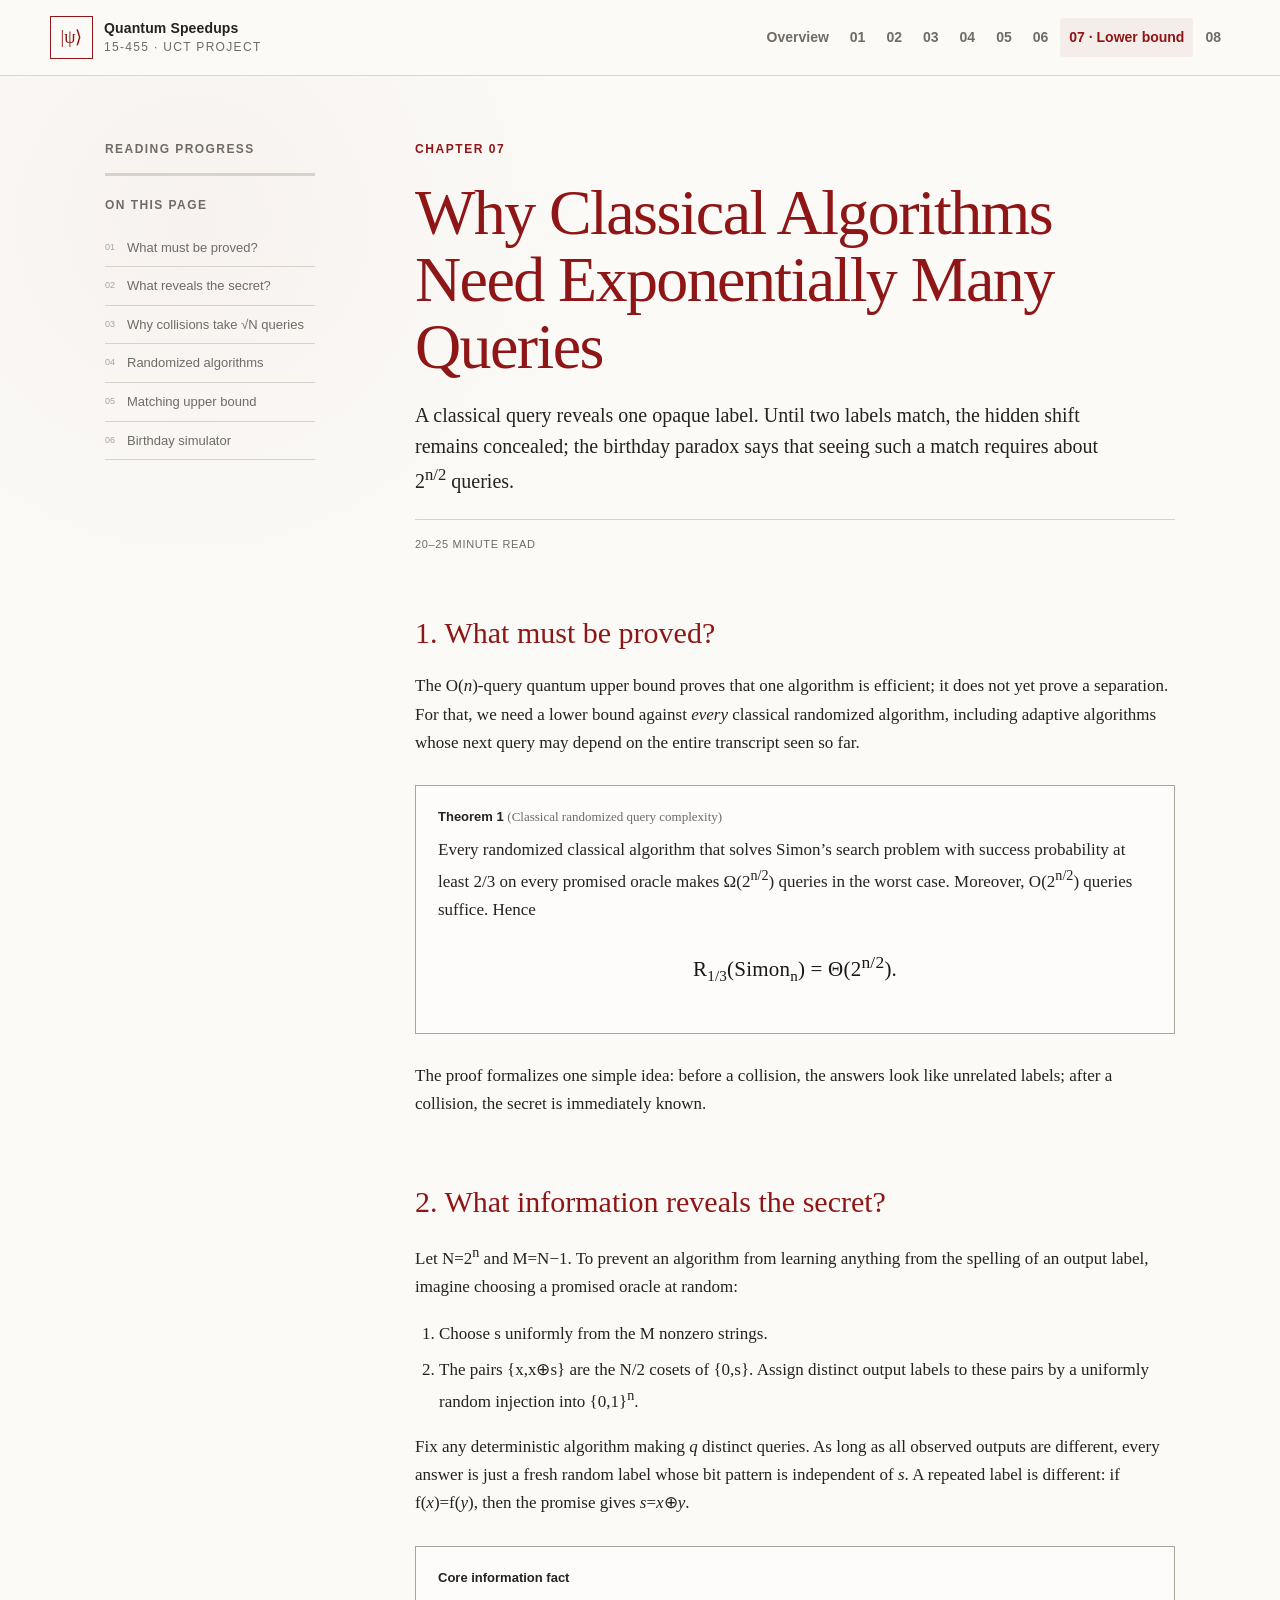
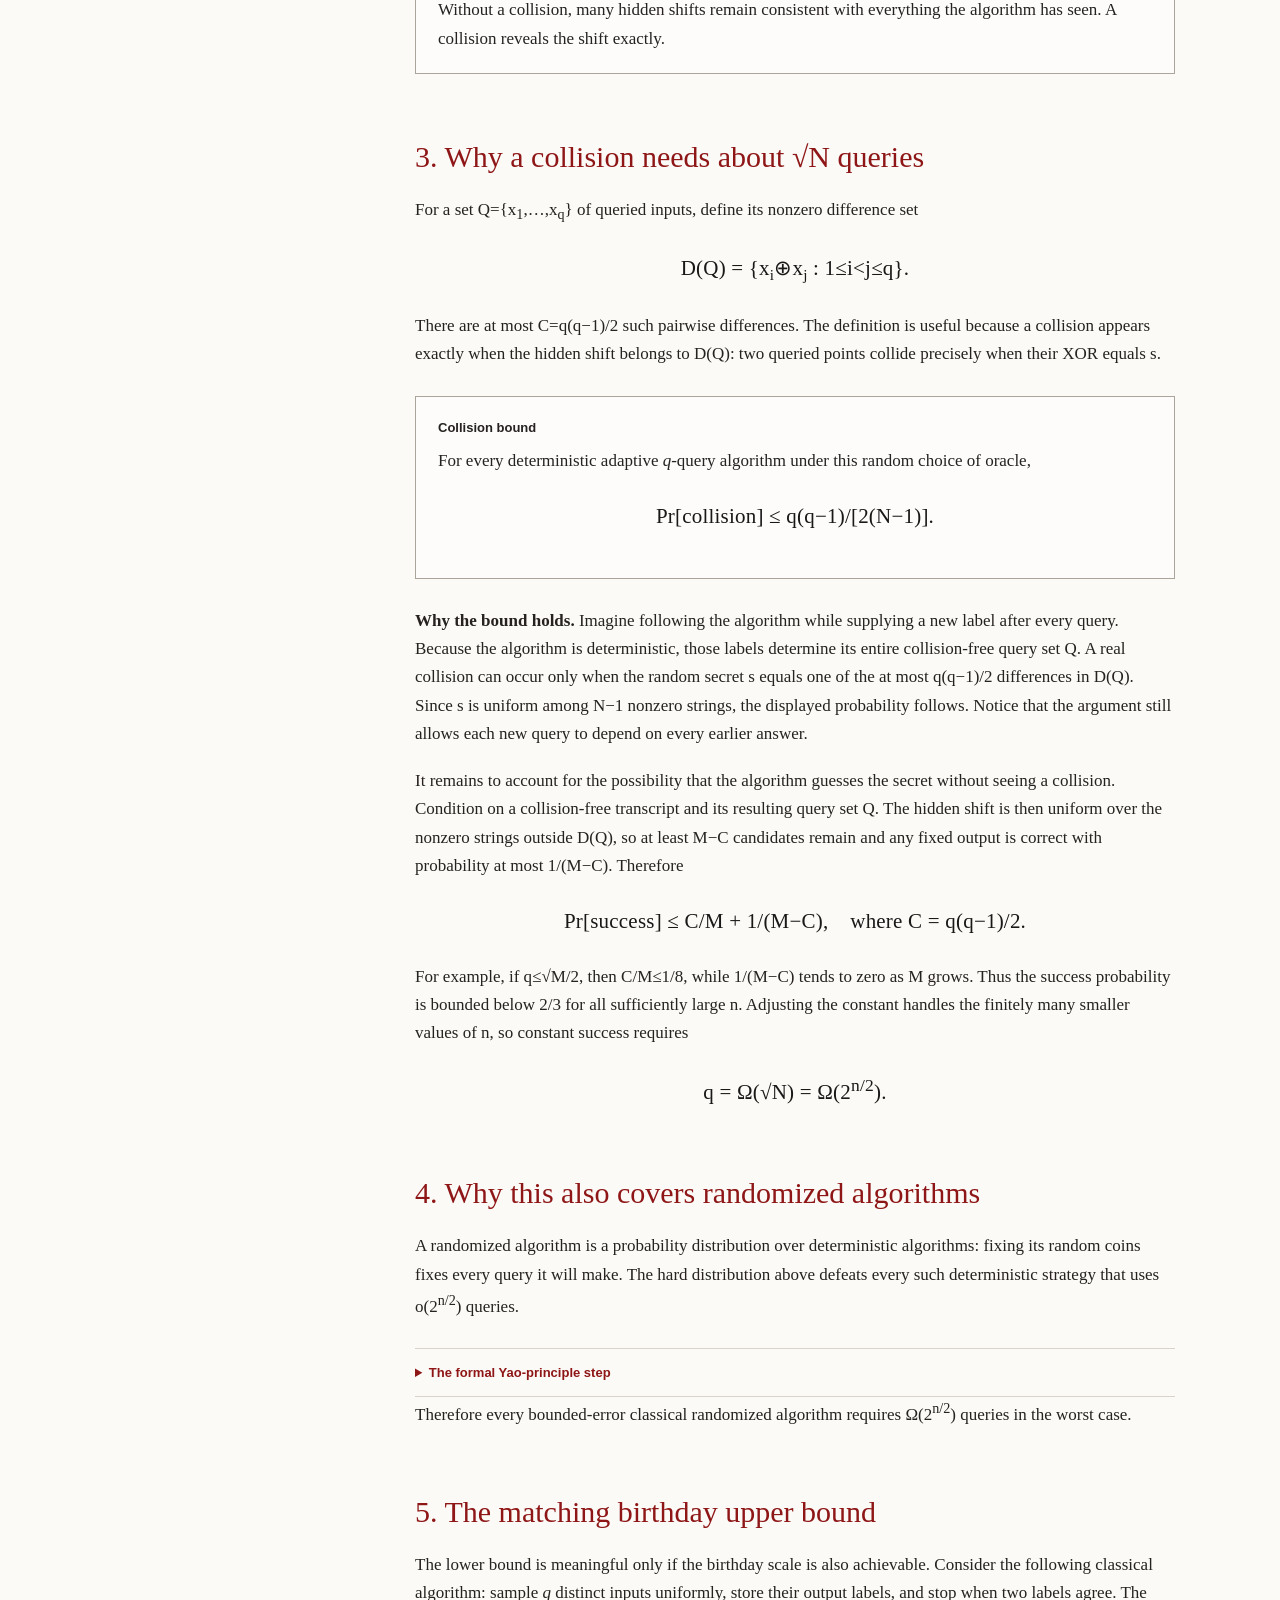
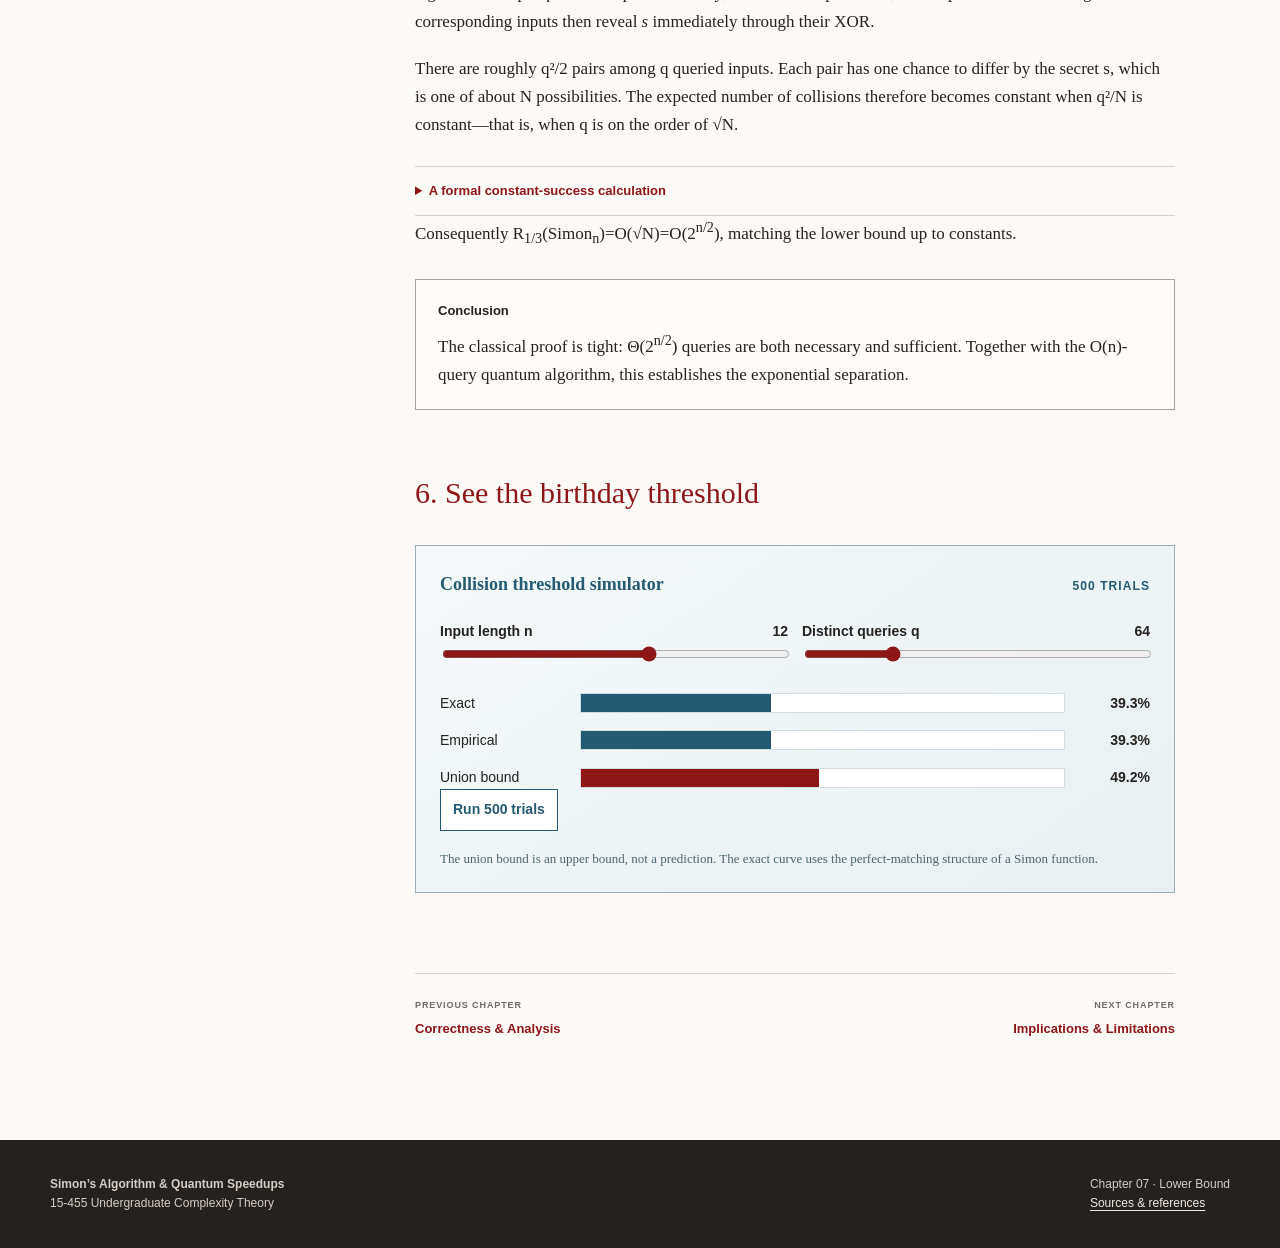
<file: lower-bound.html>
<!DOCTYPE html>
<html lang="en">
<head><meta charset="UTF-8"><meta name="viewport" content="width=device-width, initial-scale=1.0"><meta name="description" content="The randomized classical query lower bound for Simon's problem."><title>07 · Classical Randomized Lower Bound</title><link rel="stylesheet" href="styles.css"></head>
<body>
  <header class="site-header"><a class="brand" href="index.html" aria-label="Quantum Speedups home"><span class="brand-mark" aria-hidden="true">|ψ⟩</span><span><strong>Quantum Speedups</strong><small>15-455 · UCT Project</small></span></a><nav class="site-nav" aria-label="Main navigation"><a href="index.html">Overview</a><a href="intro.html">01</a><a href="basics.html">02</a><a href="circuits.html">03</a><a href="problem.html">04</a><a href="algorithm.html">05</a><a href="correctness.html">06</a><a class="active" href="lower-bound.html" aria-current="page">07 · Lower bound</a><a href="implications.html">08</a></nav></header>
  <main class="reading-shell">
    <aside class="toc" aria-label="On this page"><p class="toc-label">Reading progress</p><div class="progress-track" aria-hidden="true"><div class="progress-fill"></div></div><p class="toc-label">On this page</p><ol><li><a href="#goal">What must be proved?</a></li><li><a href="#distribution">What reveals the secret?</a></li><li><a href="#collision">Why collisions take √N queries</a></li><li><a href="#yao">Randomized algorithms</a></li><li><a href="#upper">Matching upper bound</a></li><li><a href="#simulator">Birthday simulator</a></li></ol></aside>
    <article class="lesson-content">
      <header class="chapter-header"><p class="chapter-kicker">Chapter 07</p><h1>Why Classical Algorithms<br>Need Exponentially Many Queries</h1><p class="chapter-summary">A classical query reveals one opaque label. Until two labels match, the hidden shift remains concealed; the birthday paradox says that seeing such a match requires about 2<sup>n/2</sup> queries.</p><div class="chapter-meta"><span>20–25 minute read</span></div></header>

      <section id="goal">
        <h2>1. What must be proved?</h2>
        <p>The O(<em>n</em>)-query quantum upper bound proves that one algorithm is efficient; it does not yet prove a separation. For that, we need a lower bound against <em>every</em> classical randomized algorithm, including adaptive algorithms whose next query may depend on the entire transcript seen so far.</p>
        <div class="note-box"><p class="note-title">Theorem 1 <span>(Classical randomized query complexity)</span></p><p>Every randomized classical algorithm that solves Simon’s search problem with success probability at least 2/3 on every promised oracle makes Ω(2<sup>n/2</sup>) queries in the worst case. Moreover, O(2<sup>n/2</sup>) queries suffice. Hence</p><div class="math">R<span class="sub">1/3</span>(Simon<span class="sub">n</span>) = Θ(2<sup>n/2</sup>).</div></div>
        <p>The proof formalizes one simple idea: before a collision, the answers look like unrelated labels; after a collision, the secret is immediately known.</p>
      </section>

      <section id="distribution">
        <h2>2. What information reveals the secret?</h2>
        <p>Let N=2<sup>n</sup> and M=N−1. To prevent an algorithm from learning anything from the spelling of an output label, imagine choosing a promised oracle at random:</p>
        <ol><li>Choose s uniformly from the M nonzero strings.</li><li>The pairs {x,x⊕s} are the N/2 cosets of {0,s}. Assign distinct output labels to these pairs by a uniformly random injection into {0,1}<sup>n</sup>.</li></ol>
        <p>Fix any deterministic algorithm making <em>q</em> distinct queries. As long as all observed outputs are different, every answer is just a fresh random label whose bit pattern is independent of <em>s</em>. A repeated label is different: if f(<em>x</em>)=f(<em>y</em>), then the promise gives <em>s</em>=<em>x</em>⊕<em>y</em>.</p>
        <div class="note-box"><p class="note-title">Core information fact</p><p>Without a collision, many hidden shifts remain consistent with everything the algorithm has seen. A collision reveals the shift exactly.</p></div>
      </section>

      <section id="collision">
        <h2>3. Why a collision needs about √N queries</h2>
        <p>For a set Q={x<sub>1</sub>,…,x<sub>q</sub>} of queried inputs, define its nonzero difference set</p>
        <div class="math">D(Q) = {x<span class="sub">i</span>⊕x<span class="sub">j</span> : 1≤i&lt;j≤q}.</div>
        <p>There are at most C=q(q−1)/2 such pairwise differences. The definition is useful because a collision appears exactly when the hidden shift belongs to D(Q): two queried points collide precisely when their XOR equals s.</p>

        <div class="note-box"><p class="note-title">Collision bound</p><p>For every deterministic adaptive <em>q</em>-query algorithm under this random choice of oracle,</p><div class="math">Pr[collision] ≤ q(q−1)/[2(N−1)].</div></div>
        <p><strong>Why the bound holds.</strong> Imagine following the algorithm while supplying a new label after every query. Because the algorithm is deterministic, those labels determine its entire collision-free query set Q. A real collision can occur only when the random secret s equals one of the at most q(q−1)/2 differences in D(Q). Since s is uniform among N−1 nonzero strings, the displayed probability follows. Notice that the argument still allows each new query to depend on every earlier answer.</p>
        <p>It remains to account for the possibility that the algorithm guesses the secret without seeing a collision. Condition on a collision-free transcript and its resulting query set Q. The hidden shift is then uniform over the nonzero strings outside D(Q), so at least M−C candidates remain and any fixed output is correct with probability at most 1/(M−C). Therefore</p>
        <div class="math">Pr[success] ≤ C/M + 1/(M−C), &nbsp;&nbsp; where C = q(q−1)/2.</div>
        <p>For example, if q≤√M/2, then C/M≤1/8, while 1/(M−C) tends to zero as M grows. Thus the success probability is bounded below 2/3 for all sufficiently large n. Adjusting the constant handles the finitely many smaller values of n, so constant success requires</p>
        <div class="math">q = Ω(√N) = Ω(2<sup>n/2</sup>).</div>
      </section>

      <section id="yao">
        <h2>4. Why this also covers randomized algorithms</h2>
        <p>A randomized algorithm is a probability distribution over deterministic algorithms: fixing its random coins fixes every query it will make. The hard distribution above defeats every such deterministic strategy that uses o(2<sup>n/2</sup>) queries.</p>
        <details class="quiz"><summary>The formal Yao-principle step</summary><div class="quiz-body"><p>Suppose a randomized q-query algorithm succeeded with probability at least 2/3 on every promised oracle. Its average success on the hard distribution μ would also be at least 2/3. Averaging additionally over its random coins means that some fixed choice of coins—hence some deterministic q-query algorithm—would have average success at least 2/3 on μ. The preceding collision argument rules this out when q=o(2<sup>n/2</sup>). This is Yao’s minimax principle in the form needed here.</p></div></details>
        <p>Therefore every bounded-error classical randomized algorithm requires Ω(2<sup>n/2</sup>) queries in the worst case.</p>
      </section>

      <section id="upper">
        <h2>5. The matching birthday upper bound</h2>
        <p>The lower bound is meaningful only if the birthday scale is also achievable. Consider the following classical algorithm: sample <em>q</em> distinct inputs uniformly, store their output labels, and stop when two labels agree. The corresponding inputs then reveal <em>s</em> immediately through their XOR.</p>
        <p>There are roughly q²/2 pairs among q queried inputs. Each pair has one chance to differ by the secret s, which is one of about N possibilities. The expected number of collisions therefore becomes constant when q²/N is constant—that is, when q is on the order of √N.</p>
        <details class="quiz"><summary>A formal constant-success calculation</summary><div class="quiz-body"><p>For a fixed secret, the domain is a perfect matching of N points. If i collision-free inputs have been chosen, then i of the N−i remaining points are their partners. Hence</p><div class="math">Pr[no collision] = ∏<span class="sub">i=0</span><sup>q−1</sup>(N−2i)/(N−i) ≤ exp(−q(q−1)/(2N)).</div><p>Choosing q≥1+√(2N ln 3) makes this probability at most 1/3, so a collision is found with probability at least 2/3.</p></div></details>
        <p>Consequently R<sub>1/3</sub>(Simon<sub>n</sub>)=O(√N)=O(2<sup>n/2</sup>), matching the lower bound up to constants.</p>
        <div class="note-box"><p class="note-title">Conclusion</p><p>The classical proof is tight: Θ(2<sup>n/2</sup>) queries are both necessary and sufficient. Together with the O(n)-query quantum algorithm, this establishes the exponential separation.</p></div>
      </section>

      <section id="simulator">
        <h2>6. See the birthday threshold</h2>
        <div class="interactive" id="birthday-lab" aria-labelledby="birthday-title">
          <div class="interactive-header"><h3 id="birthday-title">Collision threshold simulator</h3><span class="interactive-tag">500 trials</span></div>
          <div class="control-grid">
            <div><label class="control-label" for="birthday-n"><span>Input length n</span><output id="birthday-n-value"></output></label><input id="birthday-n" type="range" min="6" max="16" value="12"></div>
            <div><label class="control-label" for="birthday-q"><span>Distinct queries q</span><output id="birthday-q-value"></output></label><input id="birthday-q" type="range" min="2" max="256" value="64"></div>
          </div>
          <div class="chart">
            <div class="chart-row"><span>Exact</span><div class="chart-track"><div class="chart-fill" id="birthday-exact-bar"></div></div><span class="chart-value" id="birthday-exact-value"></span></div>
            <div class="chart-row"><span>Empirical</span><div class="chart-track"><div class="chart-fill" id="birthday-empirical-bar"></div></div><span class="chart-value" id="birthday-empirical-value"></span></div>
            <div class="chart-row"><span>Union bound</span><div class="chart-track"><div class="chart-fill bound" id="birthday-bound-bar"></div></div><span class="chart-value" id="birthday-bound-value"></span></div>
          </div>
          <div class="lab-buttons"><button type="button" id="run-birthday">Run 500 trials</button></div>
          <p class="interactive-caption">The union bound is an upper bound, not a prediction. The exact curve uses the perfect-matching structure of a Simon function.</p>
        </div>
      </section>

      <nav class="lesson-nav" aria-label="Lesson navigation"><a href="correctness.html"><small>Previous chapter</small>Correctness &amp; Analysis</a><a href="implications.html"><small>Next chapter</small>Implications &amp; Limitations</a></nav>
    </article>
  </main>
  <footer class="site-footer"><p><strong>Simon’s Algorithm &amp; Quantum Speedups</strong><br>15-455 Undergraduate Complexity Theory</p><p>Chapter 07 · Lower Bound<br><a class="footer-link" href="sources.html">Sources &amp; references</a></p></footer><script src="lesson.js"></script>
</body>
</html>
</file>
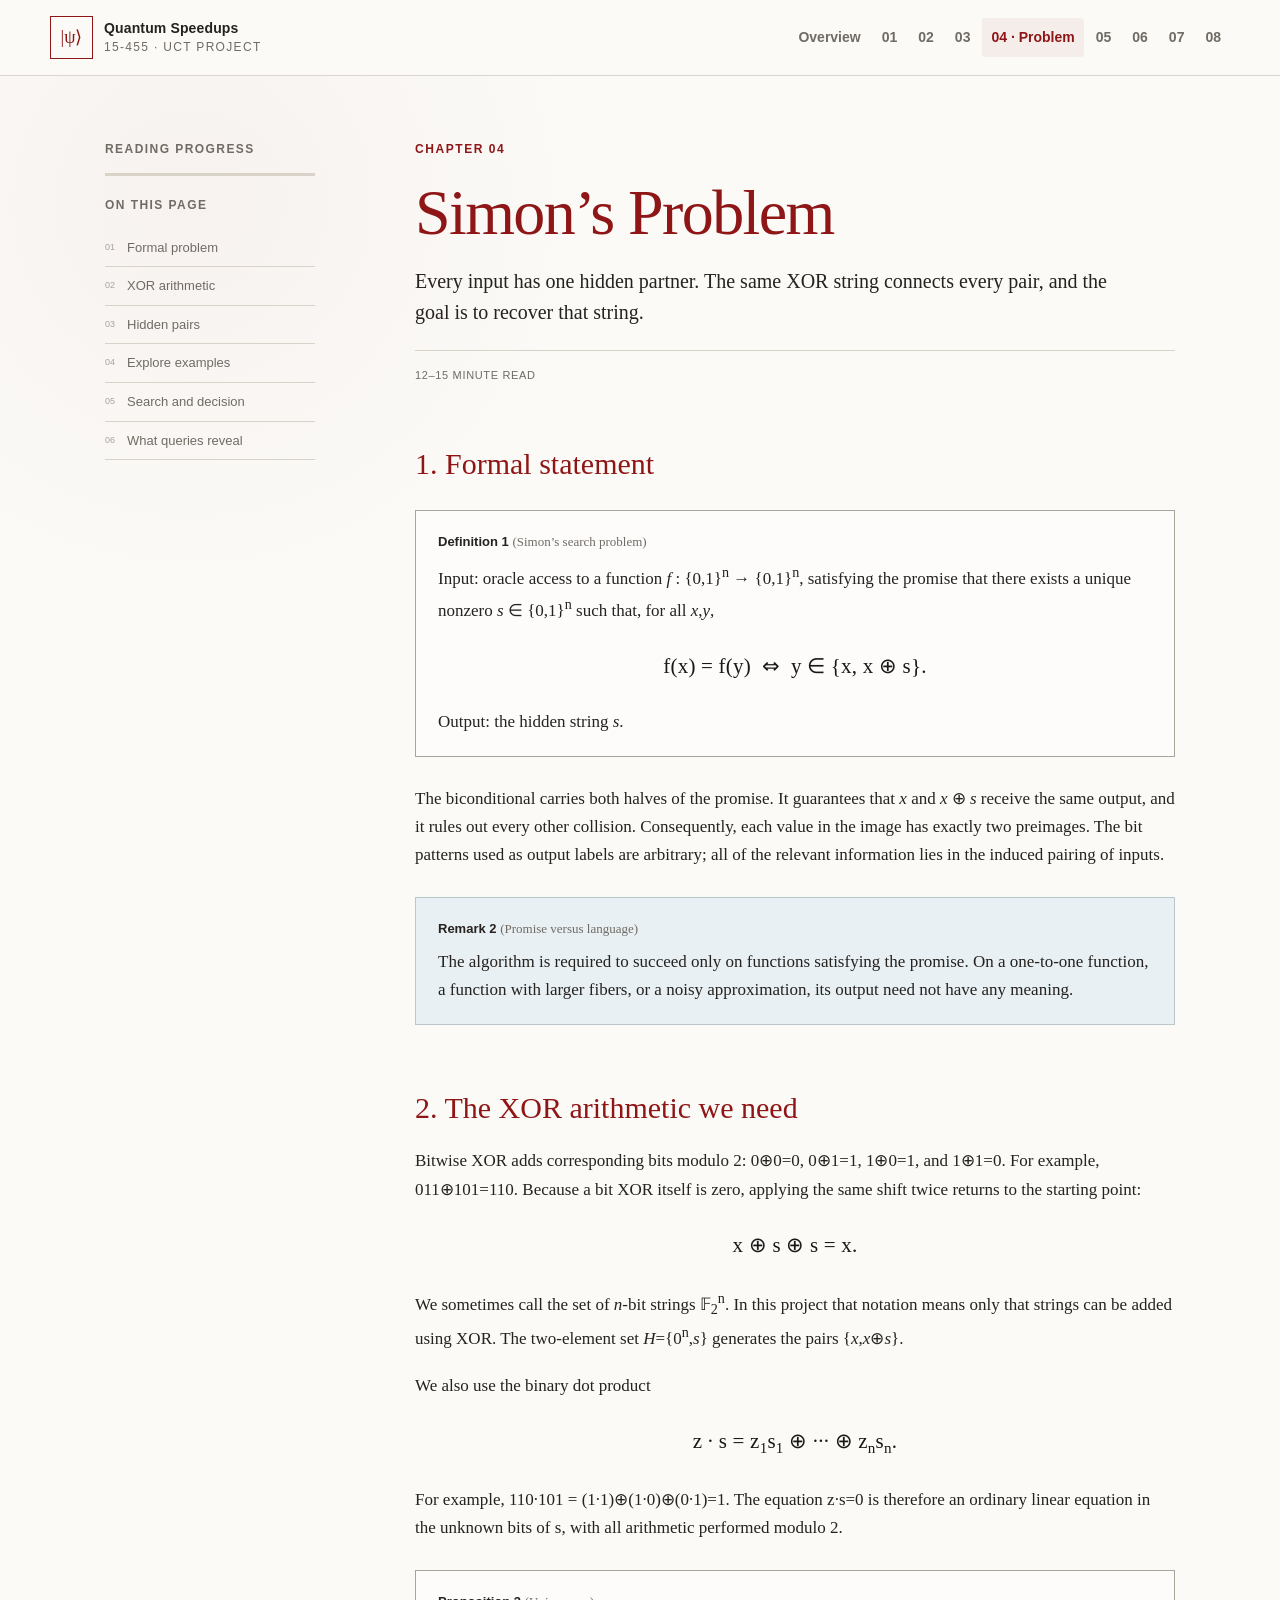
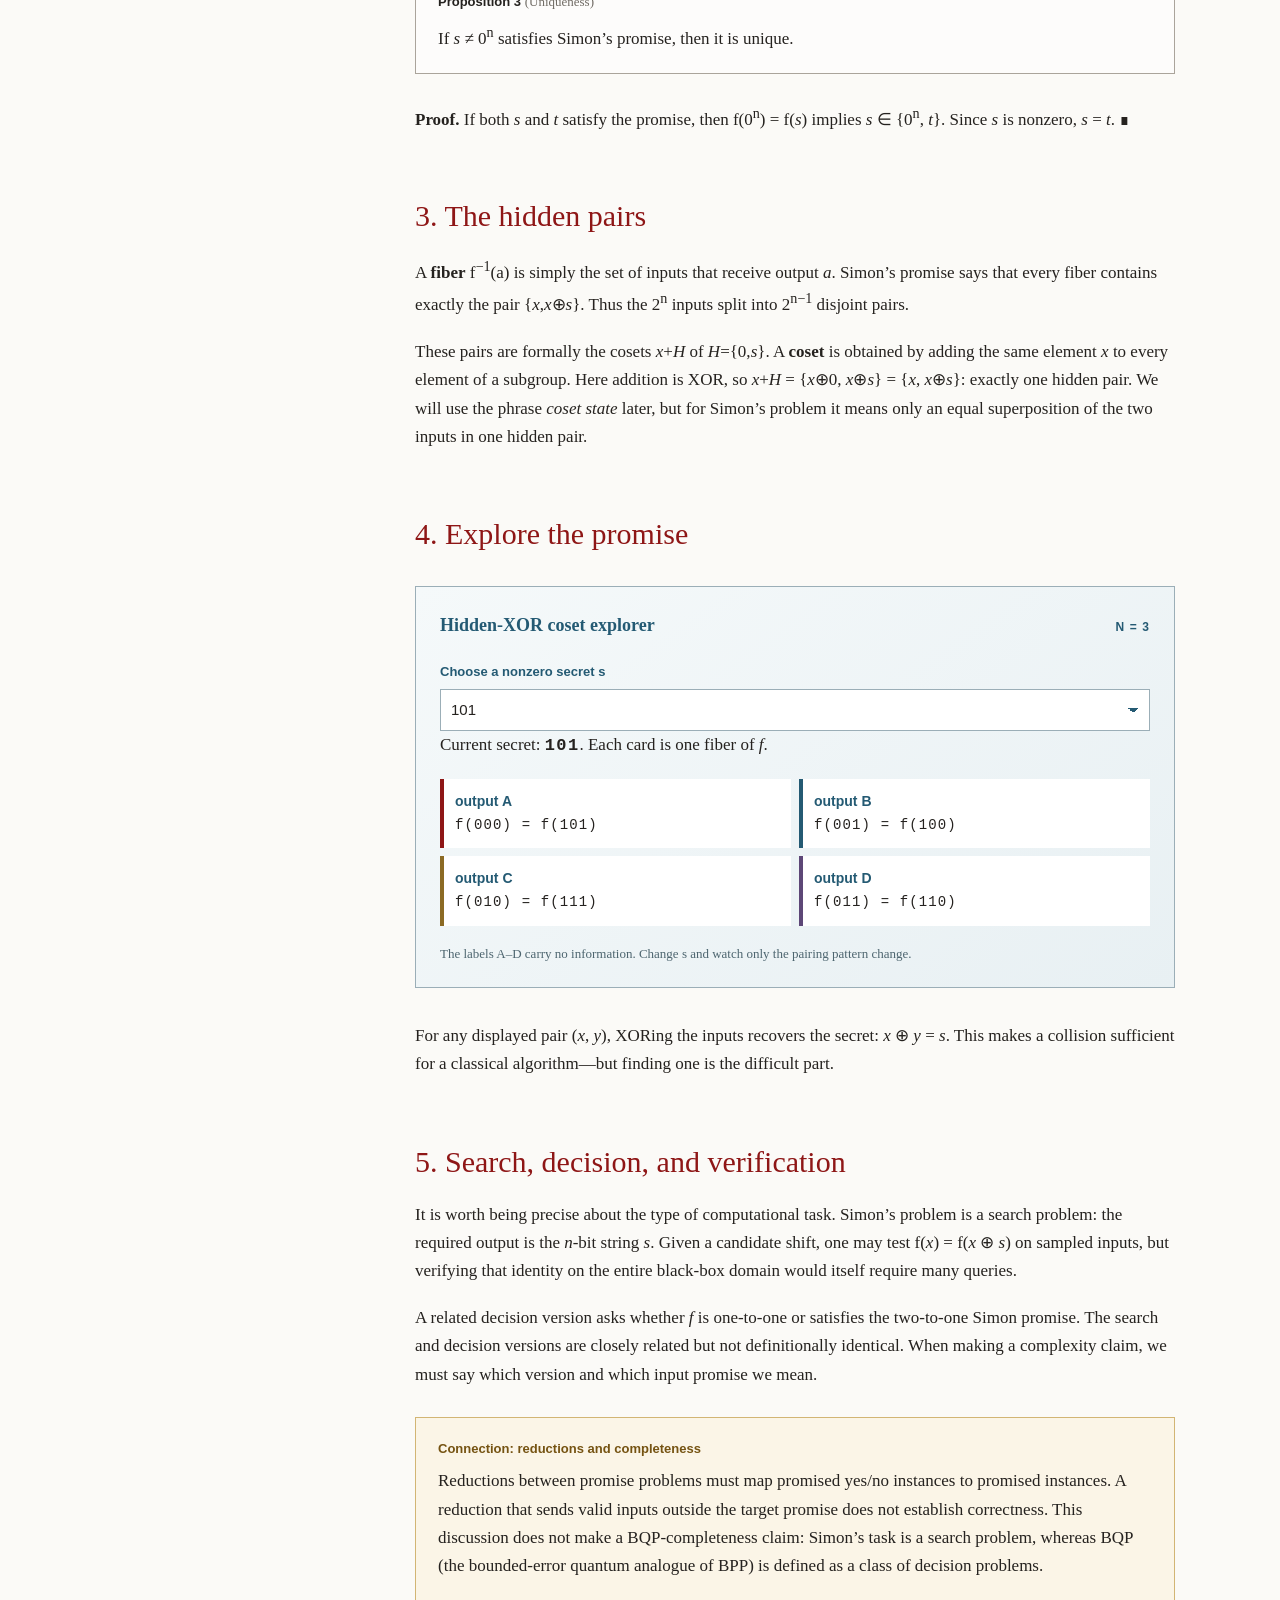
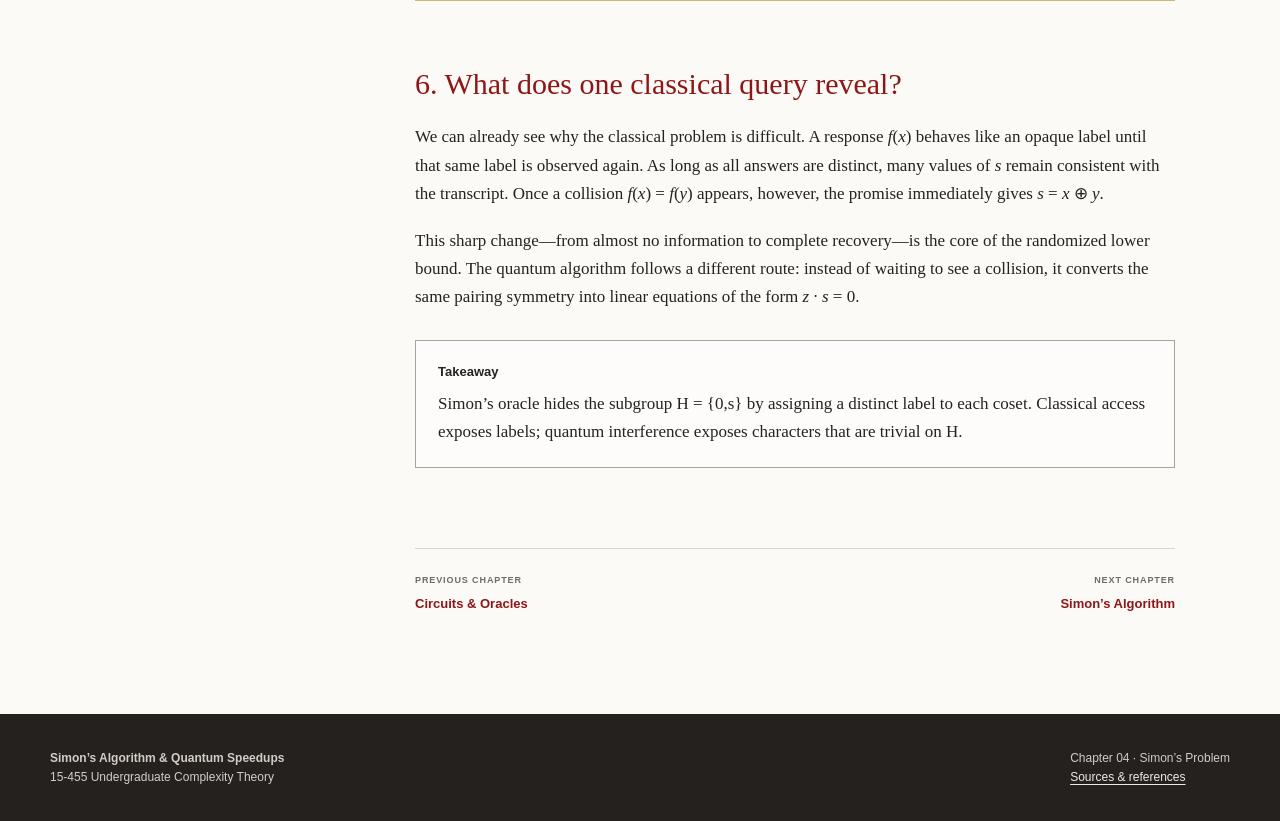
<file: problem.html>
<!DOCTYPE html>
<html lang="en">
<head>
  <meta charset="UTF-8"><meta name="viewport" content="width=device-width, initial-scale=1.0">
  <meta name="description" content="A rigorous treatment of Simon's hidden-XOR promise problem.">
  <title>04 · Simon’s Problem</title><link rel="stylesheet" href="styles.css">
</head>
<body>
  <header class="site-header">
    <a class="brand" href="index.html" aria-label="Quantum Speedups home"><span class="brand-mark" aria-hidden="true">|ψ⟩</span><span><strong>Quantum Speedups</strong><small>15-455 · UCT Project</small></span></a>
    <nav class="site-nav" aria-label="Main navigation"><a href="index.html">Overview</a><a href="intro.html">01</a><a href="basics.html">02</a><a href="circuits.html">03</a><a class="active" href="problem.html" aria-current="page">04 · Problem</a><a href="algorithm.html">05</a><a href="correctness.html">06</a><a href="lower-bound.html">07</a><a href="implications.html">08</a></nav>
  </header>

  <main class="reading-shell">
    <aside class="toc" aria-label="On this page"><p class="toc-label">Reading progress</p><div class="progress-track" aria-hidden="true"><div class="progress-fill"></div></div><p class="toc-label">On this page</p><ol><li><a href="#formal">Formal problem</a></li><li><a href="#group">XOR arithmetic</a></li><li><a href="#cosets">Hidden pairs</a></li><li><a href="#examples">Explore examples</a></li><li><a href="#search">Search and decision</a></li><li><a href="#information">What queries reveal</a></li></ol></aside>

    <article class="lesson-content">
      <header class="chapter-header"><p class="chapter-kicker">Chapter 04</p><h1>Simon’s Problem</h1><p class="chapter-summary">Every input has one hidden partner. The same XOR string connects every pair, and the goal is to recover that string.</p><div class="chapter-meta"><span>12–15 minute read</span></div></header>

      <section id="formal">
        <h2>1. Formal statement</h2>
        <div class="note-box"><p class="note-title">Definition 1 <span>(Simon’s search problem)</span></p><p>Input: oracle access to a function <em>f</em> : {0,1}<sup>n</sup> → {0,1}<sup>n</sup>, satisfying the promise that there exists a unique nonzero <em>s</em> ∈ {0,1}<sup>n</sup> such that, for all <em>x</em>,<em>y</em>,</p><div class="math">f(x) = f(y) &nbsp;⇔&nbsp; y ∈ {x, x ⊕ s}.</div><p>Output: the hidden string <em>s</em>.</p></div>
        <p>The biconditional carries both halves of the promise. It guarantees that <em>x</em> and <em>x</em> ⊕ <em>s</em> receive the same output, and it rules out every other collision. Consequently, each value in the image has exactly two preimages. The bit patterns used as output labels are arbitrary; all of the relevant information lies in the induced pairing of inputs.</p>
        <div class="note-box remark"><p class="note-title">Remark 2 <span>(Promise versus language)</span></p><p>The algorithm is required to succeed only on functions satisfying the promise. On a one-to-one function, a function with larger fibers, or a noisy approximation, its output need not have any meaning.</p></div>
      </section>

      <section id="group">
        <h2>2. The XOR arithmetic we need</h2>
        <p>Bitwise XOR adds corresponding bits modulo 2: 0⊕0=0, 0⊕1=1, 1⊕0=1, and 1⊕1=0. For example, 011⊕101=110. Because a bit XOR itself is zero, applying the same shift twice returns to the starting point:</p>
        <div class="math">x ⊕ s ⊕ s = x.</div>
        <p>We sometimes call the set of <em>n</em>-bit strings 𝔽<sub>2</sub><sup>n</sup>. In this project that notation means only that strings can be added using XOR. The two-element set <em>H</em>={0<sup>n</sup>,<em>s</em>} generates the pairs {<em>x</em>,<em>x</em>⊕<em>s</em>}.</p>
        <p>We also use the binary dot product</p>
        <div class="math">z · s = z<span class="sub">1</span>s<span class="sub">1</span> ⊕ ··· ⊕ z<span class="sub">n</span>s<span class="sub">n</span>.</div>
        <p>For example, 110·101 = (1·1)⊕(1·0)⊕(0·1)=1. The equation z·s=0 is therefore an ordinary linear equation in the unknown bits of s, with all arithmetic performed modulo 2.</p>
        <div class="note-box"><p class="note-title">Proposition 3 <span>(Uniqueness)</span></p><p>If <em>s</em> ≠ 0<sup>n</sup> satisfies Simon’s promise, then it is unique.</p></div>
        <p><strong>Proof.</strong> If both <em>s</em> and <em>t</em> satisfy the promise, then f(0<sup>n</sup>) = f(<em>s</em>) implies <em>s</em> ∈ {0<sup>n</sup>, <em>t</em>}. Since <em>s</em> is nonzero, <em>s</em> = <em>t</em>. ∎</p>
      </section>

      <section id="cosets">
        <h2>3. The hidden pairs</h2>
        <p>A <strong>fiber</strong> f<sup>−1</sup>(a) is simply the set of inputs that receive output <em>a</em>. Simon’s promise says that every fiber contains exactly the pair {<em>x</em>,<em>x</em>⊕<em>s</em>}. Thus the 2<sup>n</sup> inputs split into 2<sup>n−1</sup> disjoint pairs.</p>
        <p>These pairs are formally the cosets <em>x</em>+<em>H</em> of <em>H</em>={0,<em>s</em>}. A <strong>coset</strong> is obtained by adding the same element <em>x</em> to every element of a subgroup. Here addition is XOR, so <em>x</em>+<em>H</em> = {<em>x</em>⊕0, <em>x</em>⊕<em>s</em>} = {<em>x</em>, <em>x</em>⊕<em>s</em>}: exactly one hidden pair. We will use the phrase <em>coset state</em> later, but for Simon’s problem it means only an equal superposition of the two inputs in one hidden pair.</p>
      </section>

      <section id="examples">
        <h2>4. Explore the promise</h2>
        <div class="interactive" id="promise-lab" aria-labelledby="promise-title">
          <div class="interactive-header"><h3 id="promise-title">Hidden-XOR coset explorer</h3><span class="interactive-tag">n = 3</span></div>
          <div class="control-group"><label for="promise-secret">Choose a nonzero secret s</label><select id="promise-secret"><option>001</option><option>010</option><option>011</option><option>100</option><option selected>101</option><option>110</option><option>111</option></select></div>
          <p>Current secret: <strong id="promise-secret-echo" class="binary"></strong>. Each card is one fiber of <em>f</em>.</p>
          <div class="pair-grid" id="promise-pairs"></div>
          <p class="interactive-caption">The labels A–D carry no information. Change s and watch only the pairing pattern change.</p>
        </div>
        <p>For any displayed pair (<em>x</em>, <em>y</em>), XORing the inputs recovers the secret: <em>x</em> ⊕ <em>y</em> = <em>s</em>. This makes a collision sufficient for a classical algorithm—but finding one is the difficult part.</p>
      </section>

      <section id="search">
        <h2>5. Search, decision, and verification</h2>
        <p>It is worth being precise about the type of computational task. Simon’s problem is a search problem: the required output is the <em>n</em>-bit string <em>s</em>. Given a candidate shift, one may test f(<em>x</em>) = f(<em>x</em> ⊕ <em>s</em>) on sampled inputs, but verifying that identity on the entire black-box domain would itself require many queries.</p>
        <p>A related decision version asks whether <em>f</em> is one-to-one or satisfies the two-to-one Simon promise. The search and decision versions are closely related but not definitionally identical. When making a complexity claim, we must say which version and which input promise we mean.</p>
        <div class="note-box connection"><p class="note-title">Connection: reductions and completeness</p><p>Reductions between promise problems must map promised yes/no instances to promised instances. A reduction that sends valid inputs outside the target promise does not establish correctness. This discussion does not make a BQP-completeness claim: Simon’s task is a search problem, whereas BQP (the bounded-error quantum analogue of BPP) is defined as a class of decision problems.</p></div>
      </section>

      <section id="information">
        <h2>6. What does one classical query reveal?</h2>
        <p>We can already see why the classical problem is difficult. A response <em>f</em>(<em>x</em>) behaves like an opaque label until that same label is observed again. As long as all answers are distinct, many values of <em>s</em> remain consistent with the transcript. Once a collision <em>f</em>(<em>x</em>) = <em>f</em>(<em>y</em>) appears, however, the promise immediately gives <em>s</em> = <em>x</em> ⊕ <em>y</em>.</p>
        <p>This sharp change—from almost no information to complete recovery—is the core of the randomized lower bound. The quantum algorithm follows a different route: instead of waiting to see a collision, it converts the same pairing symmetry into linear equations of the form <em>z</em> · <em>s</em> = 0.</p>
        <div class="note-box"><p class="note-title">Takeaway</p><p>Simon’s oracle hides the subgroup H = {0,s} by assigning a distinct label to each coset. Classical access exposes labels; quantum interference exposes characters that are trivial on H.</p></div>
      </section>

      <nav class="lesson-nav" aria-label="Lesson navigation"><a href="circuits.html"><small>Previous chapter</small>Circuits &amp; Oracles</a><a href="algorithm.html"><small>Next chapter</small>Simon’s Algorithm</a></nav>
    </article>
  </main>
  <footer class="site-footer"><p><strong>Simon’s Algorithm &amp; Quantum Speedups</strong><br>15-455 Undergraduate Complexity Theory</p><p>Chapter 04 · Simon’s Problem<br><a class="footer-link" href="sources.html">Sources &amp; references</a></p></footer><script src="lesson.js"></script>
</body>
</html>
</file>
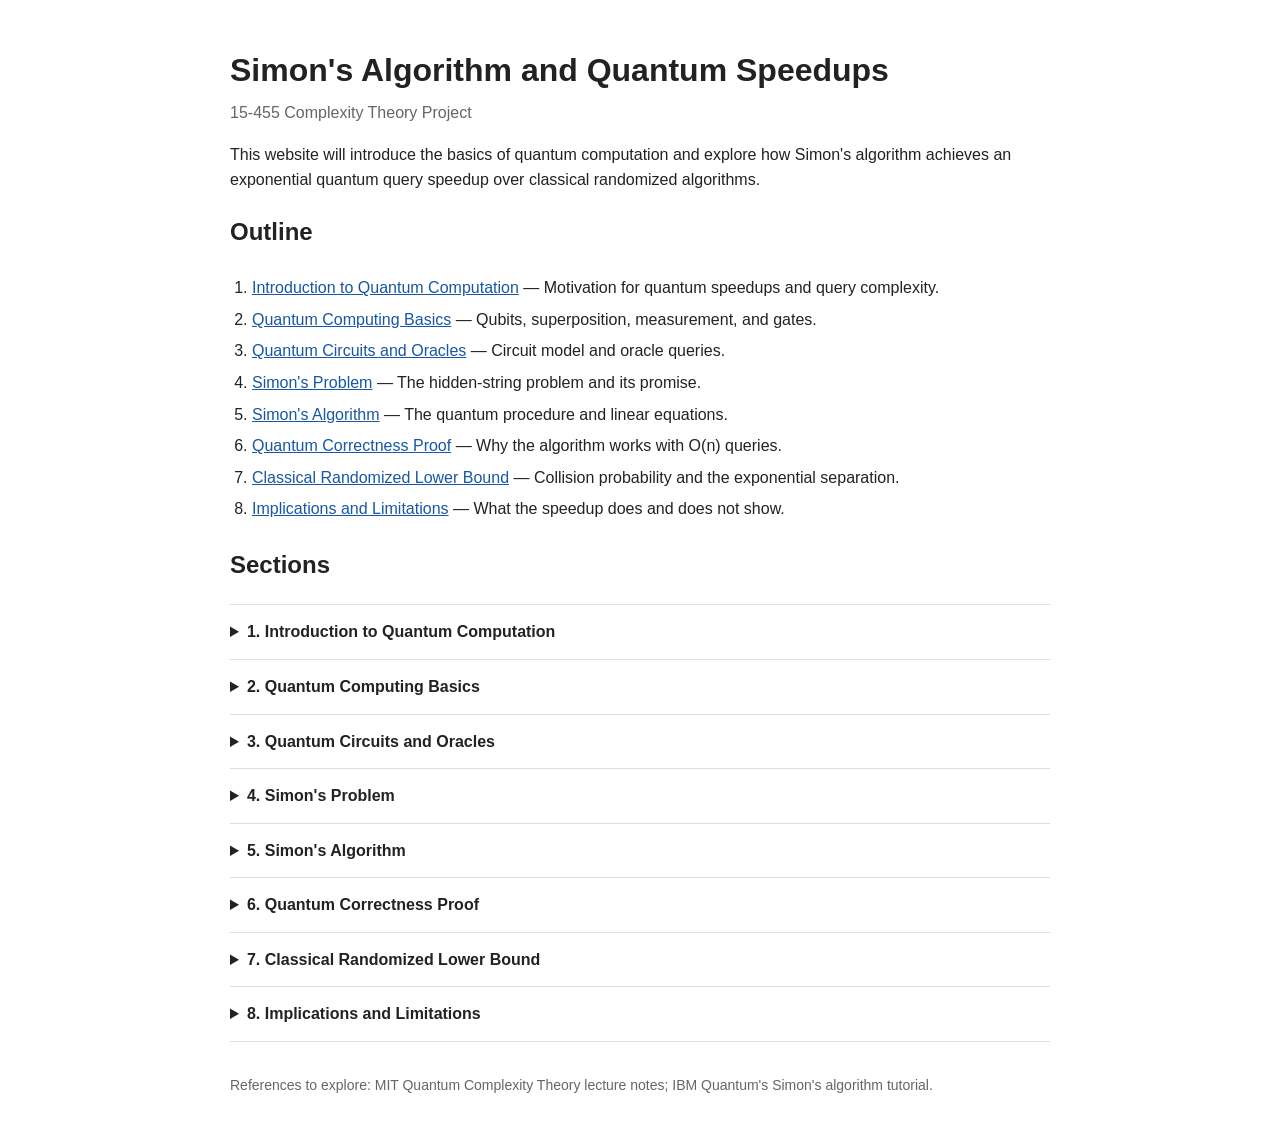
<file: simons_algorithm_site_new.html>
<!DOCTYPE html>
<html lang="en">
<head>
  <meta charset="UTF-8">
  <meta name="viewport" content="width=device-width, initial-scale=1.0">
  <title>Simon's Algorithm and Quantum Speedups</title>
  <style>
    body { font-family: Arial, sans-serif; max-width: 820px; margin: 45px auto; padding: 0 20px; line-height: 1.6; color: #222; }
    h1 { margin-bottom: 4px; }
    .subtitle { color: #666; margin-top: 0; }
    nav { margin: 24px 0; }
    nav ol { padding-left: 22px; }
    nav li { margin: 6px 0; }
    a { color: #1757a6; }
    details { border-top: 1px solid #ddd; padding: 14px 0; }
    details:last-of-type { border-bottom: 1px solid #ddd; }
    summary { cursor: pointer; font-weight: bold; }
    details p { margin: 12px 0 0; }
    footer { margin-top: 32px; font-size: 14px; color: #666; }
  </style>
</head>
<body>
  <h1>Simon's Algorithm and Quantum Speedups</h1>
  <p class="subtitle">15-455 Complexity Theory Project</p>
  <p>This website will introduce the basics of quantum computation and explore how Simon's algorithm achieves an exponential quantum query speedup over classical randomized algorithms.</p>

  <h2>Outline</h2>
  <nav aria-label="Project outline"><ol>
    <li><a href="#intro">Introduction to Quantum Computation</a> — Motivation for quantum speedups and query complexity.</li>
    <li><a href="#basics">Quantum Computing Basics</a> — Qubits, superposition, measurement, and gates.</li>
    <li><a href="#oracles">Quantum Circuits and Oracles</a> — Circuit model and oracle queries.</li>
    <li><a href="#problem">Simon's Problem</a> — The hidden-string problem and its promise.</li>
    <li><a href="#algorithm">Simon's Algorithm</a> — The quantum procedure and linear equations.</li>
    <li><a href="#proof">Quantum Correctness Proof</a> — Why the algorithm works with O(n) queries.</li>
    <li><a href="#lower-bound">Classical Randomized Lower Bound</a> — Collision probability and the exponential separation.</li>
    <li><a href="#implications">Implications and Limitations</a> — What the speedup does and does not show.</li>
  </ol></nav>

  <h2>Sections</h2>
  <details id="intro"><summary>1. Introduction to Quantum Computation</summary><p>Lorem ipsum dolor sit amet, consectetur adipiscing elit. Integer vitae neque at augue placerat egestas. Duis commodo orci vitae nisi commodo, vitae auctor nulla aliquam.</p></details>
  <details id="basics"><summary>2. Quantum Computing Basics</summary><p>Lorem ipsum dolor sit amet, consectetur adipiscing elit. Integer vitae neque at augue placerat egestas. Duis commodo orci vitae nisi commodo, vitae auctor nulla aliquam.</p></details>
  <details id="oracles"><summary>3. Quantum Circuits and Oracles</summary><p>Lorem ipsum dolor sit amet, consectetur adipiscing elit. Integer vitae neque at augue placerat egestas. Duis commodo orci vitae nisi commodo, vitae auctor nulla aliquam.</p></details>
  <details id="problem"><summary>4. Simon's Problem</summary><p>Lorem ipsum dolor sit amet, consectetur adipiscing elit. Integer vitae neque at augue placerat egestas. Duis commodo orci vitae nisi commodo, vitae auctor nulla aliquam.</p></details>
  <details id="algorithm"><summary>5. Simon's Algorithm</summary><p>Lorem ipsum dolor sit amet, consectetur adipiscing elit. Integer vitae neque at augue placerat egestas. Duis commodo orci vitae nisi commodo, vitae auctor nulla aliquam.</p></details>
  <details id="proof"><summary>6. Quantum Correctness Proof</summary><p>Lorem ipsum dolor sit amet, consectetur adipiscing elit. Integer vitae neque at augue placerat egestas. Duis commodo orci vitae nisi commodo, vitae auctor nulla aliquam.</p></details>
  <details id="lower-bound"><summary>7. Classical Randomized Lower Bound</summary><p>Lorem ipsum dolor sit amet, consectetur adipiscing elit. Integer vitae neque at augue placerat egestas. Duis commodo orci vitae nisi commodo, vitae auctor nulla aliquam.</p></details>
  <details id="implications"><summary>8. Implications and Limitations</summary><p>Lorem ipsum dolor sit amet, consectetur adipiscing elit. Integer vitae neque at augue placerat egestas. Duis commodo orci vitae nisi commodo, vitae auctor nulla aliquam.</p></details>
  <footer>References to explore: MIT Quantum Complexity Theory lecture notes; IBM Quantum's Simon's algorithm tutorial.</footer>
  <script>
    document.querySelectorAll('nav a').forEach(link => {
      link.addEventListener('click', () => {
        const section = document.querySelector(link.getAttribute('href'));
        if (section) section.open = true;
      });
    });
  </script>
</body>
</html>
</file>
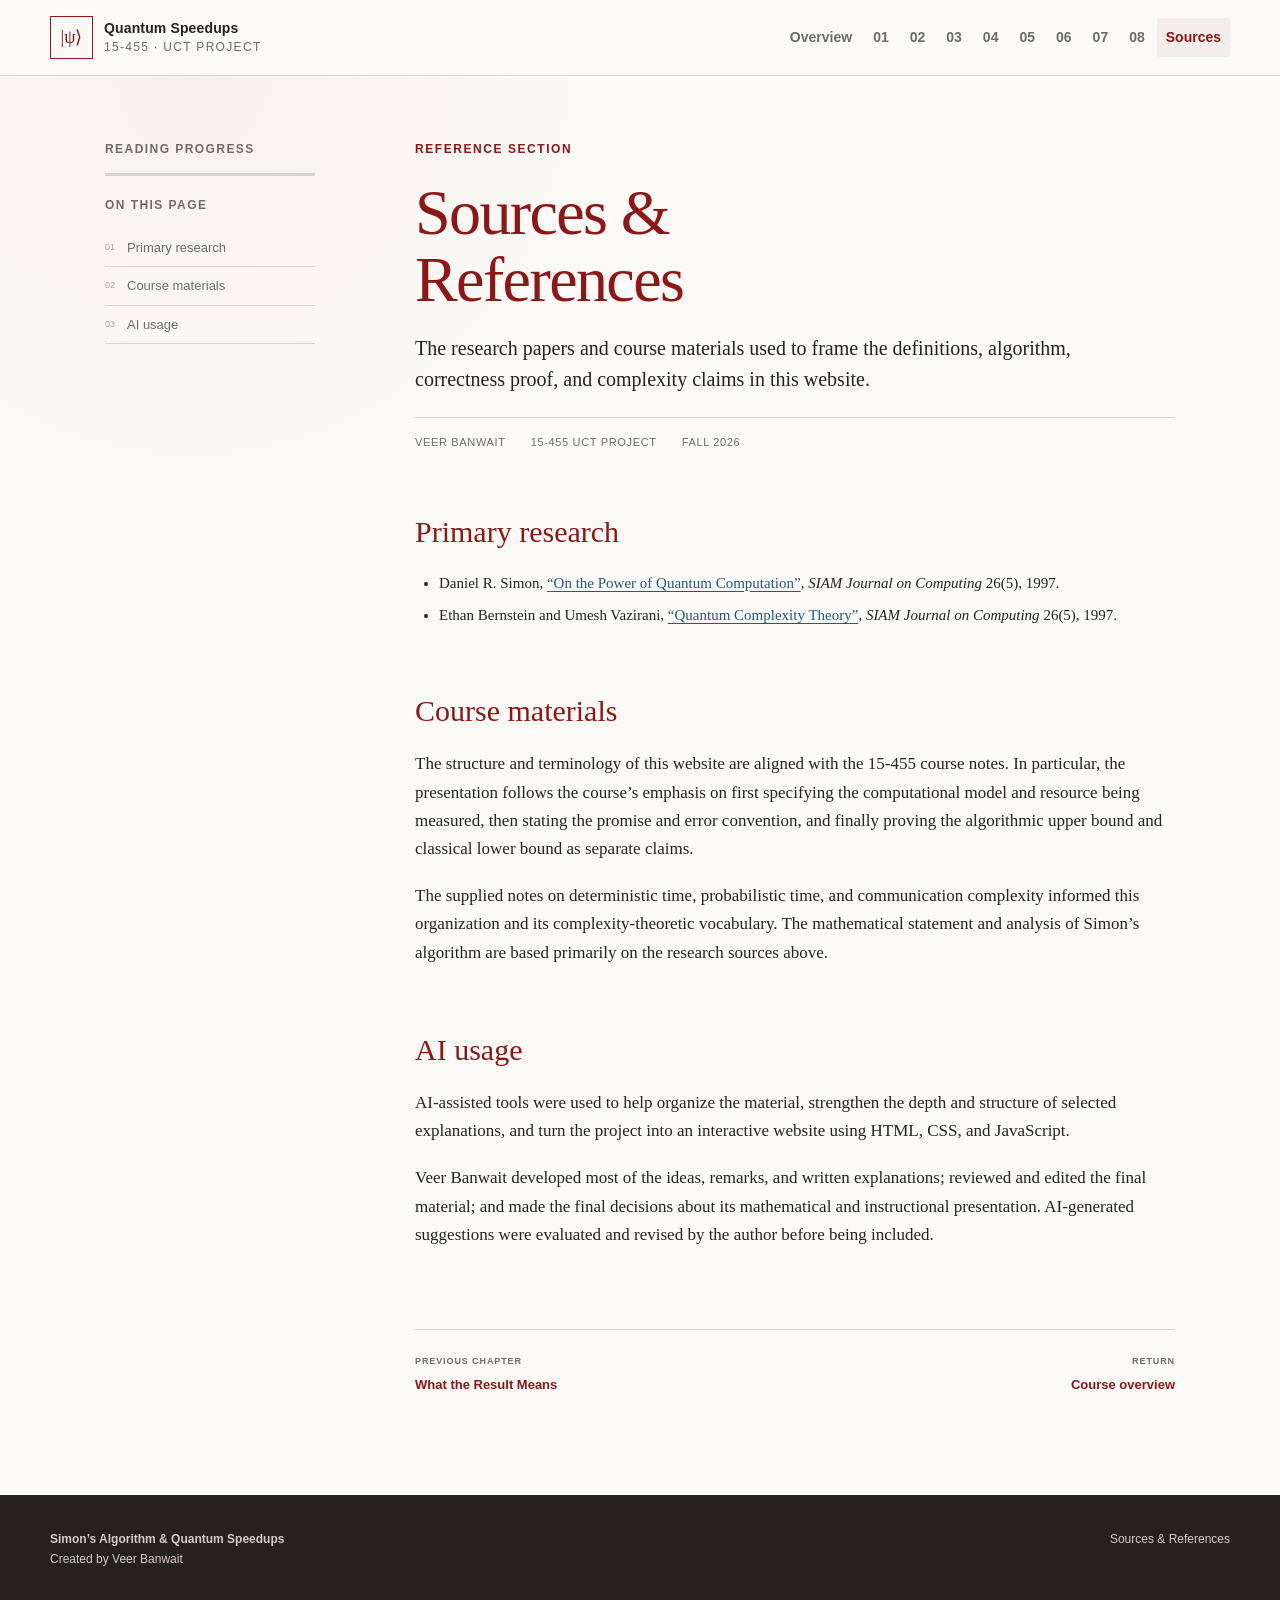
<file: sources.html>
<!DOCTYPE html>
<html lang="en">
<head>
  <meta charset="UTF-8">
  <meta name="viewport" content="width=device-width, initial-scale=1.0">
  <meta name="description" content="Sources and references for the Simon's Algorithm and Quantum Speedups course website.">
  <title>Sources &amp; References | Quantum Speedups</title>
  <link rel="stylesheet" href="styles.css">
</head>
<body>
  <header class="site-header">
    <a class="brand" href="index.html" aria-label="Quantum Speedups home"><span class="brand-mark" aria-hidden="true">|ψ⟩</span><span><strong>Quantum Speedups</strong><small>15-455 · UCT Project</small></span></a>
    <nav class="site-nav" aria-label="Main navigation"><a href="index.html">Overview</a><a href="intro.html">01</a><a href="basics.html">02</a><a href="circuits.html">03</a><a href="problem.html">04</a><a href="algorithm.html">05</a><a href="correctness.html">06</a><a href="lower-bound.html">07</a><a href="implications.html">08</a><a class="active" href="sources.html" aria-current="page">Sources</a></nav>
  </header>

  <main class="reading-shell">
    <aside class="toc" aria-label="On this page">
      <p class="toc-label">Reading progress</p><div class="progress-track" aria-hidden="true"><div class="progress-fill"></div></div>
      <p class="toc-label">On this page</p>
      <ol><li><a href="#primary">Primary research</a></li><li><a href="#course">Course materials</a></li><li><a href="#ai-usage">AI usage</a></li></ol>
    </aside>

    <article class="lesson-content">
      <header class="chapter-header">
        <p class="chapter-kicker">Reference section</p>
        <h1>Sources &amp;<br>References</h1>
        <p class="chapter-summary">The research papers and course materials used to frame the definitions, algorithm, correctness proof, and complexity claims in this website.</p>
        <div class="chapter-meta"><span>Veer Banwait</span><span>15-455 UCT Project</span><span>Fall 2026</span></div>
      </header>

      <section id="primary">
        <h2>Primary research</h2>
        <ul class="source-list">
          <li>Daniel R. Simon, <a href="https://epubs.siam.org/doi/10.1137/S0097539796298637">“On the Power of Quantum Computation”</a>, <em>SIAM Journal on Computing</em> 26(5), 1997.</li>
          <li>Ethan Bernstein and Umesh Vazirani, <a href="https://people.eecs.berkeley.edu/~vazirani/pubs/bv.pdf">“Quantum Complexity Theory”</a>, <em>SIAM Journal on Computing</em> 26(5), 1997.</li>
        </ul>
      </section>

      <section id="course">
        <h2>Course materials</h2>
        <p>The structure and terminology of this website are aligned with the 15-455 course notes. In particular, the presentation follows the course’s emphasis on first specifying the computational model and resource being measured, then stating the promise and error convention, and finally proving the algorithmic upper bound and classical lower bound as separate claims.</p>
        <p>The supplied notes on deterministic time, probabilistic time, and communication complexity informed this organization and its complexity-theoretic vocabulary. The mathematical statement and analysis of Simon’s algorithm are based primarily on the research sources above.</p>
      </section>

      <section id="ai-usage">
        <h2>AI usage</h2>
        <p>AI-assisted tools were used to help organize the material, strengthen the depth and structure of selected explanations, and turn the project into an interactive website using HTML, CSS, and JavaScript.</p>
        <p>Veer Banwait developed most of the ideas, remarks, and written explanations; reviewed and edited the final material; and made the final decisions about its mathematical and instructional presentation. AI-generated suggestions were evaluated and revised by the author before being included.</p>
      </section>

      <nav class="lesson-nav" aria-label="Lesson navigation"><a href="implications.html"><small>Previous chapter</small>What the Result Means</a><a href="index.html"><small>Return</small>Course overview</a></nav>
    </article>
  </main>

  <footer class="site-footer"><p><strong>Simon’s Algorithm &amp; Quantum Speedups</strong><br>Created by Veer Banwait</p><p>Sources &amp; References</p></footer>
  <script src="lesson.js"></script>
</body>
</html>
</file>
<file: styles.css>
:root {
  --ink: #25221f;
  --muted: #706b64;
  --paper: #fbfaf7;
  --paper-deep: #f1eee7;
  --line: #d8d2c8;
  --maroon: #8e1616;
  --maroon-dark: #671010;
  --blue: #245a73;
  --blue-pale: #e8f0f3;
  --serif: Georgia, "Times New Roman", serif;
  --sans: ui-sans-serif, -apple-system, BlinkMacSystemFont, "Segoe UI", sans-serif;
}

* { box-sizing: border-box; }
html { scroll-behavior: smooth; }
body {
  margin: 0;
  color: var(--ink);
  background: radial-gradient(circle at 15% 5%, rgba(142, 22, 22, .035), transparent 25rem), var(--paper);
  font-family: var(--serif);
  font-size: 17px;
  line-height: 1.66;
}
a { color: inherit; }
button, input { font: inherit; }
button:focus-visible, a:focus-visible, input:focus-visible, summary:focus-visible { outline: 3px solid rgba(36, 90, 115, .35); outline-offset: 3px; }

.site-header {
  position: sticky;
  top: 0;
  z-index: 10;
  min-height: 76px;
  padding: 12px max(24px, calc((100vw - 1180px) / 2));
  border-bottom: 1px solid rgba(216, 210, 200, .85);
  background: rgba(251, 250, 247, .94);
  backdrop-filter: blur(14px);
  display: flex;
  align-items: center;
  justify-content: space-between;
  gap: 28px;
}
.brand { flex: 0 0 auto; display: flex; align-items: center; gap: 11px; color: var(--ink); text-decoration: none; line-height: 1.1; font-family: var(--sans); }
.brand-mark { width: 43px; height: 43px; display: grid; place-items: center; border: 1px solid var(--maroon); color: var(--maroon); font-family: var(--serif); font-size: 18px; }
.brand strong, .brand small { display: block; }
.brand strong { font-size: 14px; letter-spacing: .01em; }
.brand small { margin-top: 5px; color: var(--muted); font-size: 12px; letter-spacing: .11em; text-transform: uppercase; }
.site-nav { min-width: 0; display: flex; align-items: center; justify-content: flex-end; gap: 3px; overflow-x: auto; font-family: var(--sans); }
.site-nav a { padding: 8px 9px; color: var(--muted); border-radius: 3px; text-decoration: none; font-size: 14px; font-weight: 650; white-space: nowrap; }
.site-nav a:hover, .site-nav a.active { color: var(--maroon); background: rgba(142, 22, 22, .055); }

main { min-height: calc(100vh - 180px); }
.hero { max-width: 1180px; margin: 0 auto; padding: 100px 24px 88px; display: grid; grid-template-columns: minmax(0, 1.2fr) minmax(330px, .8fr); gap: clamp(50px, 8vw, 110px); align-items: center; }
.eyebrow, .section-number, .lesson-meta, .visual-label, .chapter-kicker { margin: 0; color: var(--maroon); font-family: var(--sans); font-size: 12px; font-weight: 750; letter-spacing: .13em; text-transform: uppercase; }
.hero h1 { margin: 14px 0 24px; color: var(--maroon); font-size: clamp(48px, 6.6vw, 82px); font-weight: 500; letter-spacing: -.045em; line-height: .99; }
.hero h1 em { color: var(--ink); font-size: .72em; font-weight: 400; }
.lede { max-width: 700px; margin: 0; font-size: 20px; line-height: 1.6; }
.byline { margin: 14px 0 0; color: var(--muted); font-family: var(--sans); font-size: 14px; }
.byline strong { color: var(--ink); }
.hero-actions { margin-top: 34px; display: flex; align-items: center; gap: 24px; flex-wrap: wrap; }
.course-route { max-width: 700px; margin: 18px 0 0; color: var(--muted); font-family: var(--sans); font-size: 13px; line-height: 1.6; }
.course-route strong { color: var(--ink); }
.button { display: inline-flex; align-items: center; gap: 22px; padding: 12px 17px; border: 1px solid var(--maroon); text-decoration: none; font-family: var(--sans); font-size: 13px; font-weight: 700; }
.button.primary { color: white; background: var(--maroon); }
.button.primary:hover { background: var(--maroon-dark); }
.text-link { color: var(--maroon); font-family: var(--sans); font-size: 13px; font-weight: 700; text-underline-offset: 4px; }

.hero-visual { border: 1px solid var(--line); padding: 27px; background: rgba(255,255,255,.5); box-shadow: 16px 16px 0 var(--paper-deep); }
.visual-label { color: var(--muted); }
.oracle-diagram { margin: 34px 0; display: flex; align-items: center; }
.state-node, .oracle-box { flex: 0 0 auto; display: grid; place-items: center; }
.state-node { width: 48px; height: 48px; border: 1px solid var(--line); border-radius: 50%; font-style: italic; }
.state-node.accent { color: var(--blue); border-color: var(--blue); }
.oracle-box { width: 54px; height: 60px; color: white; background: var(--maroon); font-size: 26px; font-style: italic; }
.wire { position: relative; flex: 1; height: 1px; background: var(--ink); }
.wire::after { content: ""; position: absolute; right: -1px; top: -3px; border-width: 3px 0 3px 6px; border-style: solid; border-color: transparent transparent transparent var(--ink); }
.wire span { position: absolute; top: -24px; width: 100%; text-align: center; color: var(--muted); font-family: var(--sans); font-size: 9px; text-transform: uppercase; }
.superposition-line { padding: 12px 0; border-top: 1px solid var(--line); display: flex; justify-content: space-between; gap: 15px; font-family: var(--sans); font-size: 12px; }
.superposition-line span { color: var(--muted); text-transform: uppercase; letter-spacing: .08em; }
.superposition-line.quantum strong { color: var(--maroon); }
.visual-note { margin: 18px 0 0; color: var(--muted); font-size: 14px; line-height: 1.5; }

.course-intro, .later-outline { max-width: 1180px; margin: 0 auto; padding: 70px 24px 34px; border-top: 1px solid var(--line); display: grid; grid-template-columns: .8fr 1.2fr; gap: 8vw; }
h2 { margin: 5px 0 0; color: var(--maroon); font-size: clamp(28px, 4vw, 42px); font-weight: 500; line-height: 1.2; }
.course-intro > p { max-width: 650px; margin: 4px 0 0; }
.lesson-grid { max-width: 1180px; margin: 0 auto 90px; padding: 20px 24px; display: grid; grid-template-columns: 1fr 1fr; gap: 22px; }
.lesson-card { min-height: 350px; padding: 30px; border: 1px solid var(--line); background: rgba(255,255,255,.55); text-decoration: none; display: flex; flex-direction: column; transition: transform .2s ease, border-color .2s ease, box-shadow .2s ease; }
.lesson-card:hover { transform: translateY(-4px); border-color: rgba(142,22,22,.45); box-shadow: 0 18px 45px rgba(49,37,27,.07); }
.lesson-number { color: var(--maroon); font-size: 55px; line-height: 1; }
.lesson-meta { margin: 18px 0 10px; color: var(--muted); }
.lesson-card h3 { max-width: 470px; margin: 0; font-size: 27px; line-height: 1.22; }
.lesson-card p { max-width: 510px; color: #4f4b46; }
.card-link { margin-top: auto; color: var(--maroon); font-family: var(--sans); font-size: 13px; font-weight: 750; }
.lesson-grid.full { margin-bottom: 35px; }
.lesson-grid.full .lesson-card { min-height: 320px; }
.later-outline { padding-bottom: 90px; }
.later-list { margin: 0; padding: 0; list-style: none; border-top: 1px solid var(--line); }
.later-list li { padding: 14px 0; border-bottom: 1px solid var(--line); display: grid; grid-template-columns: 45px 1fr auto; align-items: baseline; gap: 10px; }
.later-list span { color: var(--maroon); font-family: var(--sans); font-size: 11px; font-weight: 750; }
.later-list small { color: var(--muted); font-family: var(--sans); font-size: 9px; letter-spacing: .12em; text-transform: uppercase; }

.site-footer { padding: 35px max(24px, calc((100vw - 1180px) / 2)); color: #d5ccc4; background: #25211f; display: flex; justify-content: space-between; gap: 30px; font-family: var(--sans); font-size: 12px; line-height: 1.6; }
.site-footer p { margin: 0; }
.footer-link { color: #f1e9e1; text-underline-offset: 3px; }

/* Lesson pages */
.reading-shell { max-width: 1180px; margin: 0 auto; padding: 64px 24px 100px; display: grid; grid-template-columns: 210px minmax(0, 760px); gap: clamp(45px, 8vw, 100px); justify-content: center; }
.toc { position: sticky; top: 110px; align-self: start; font-family: var(--sans); font-size: 13px; }
.toc-label { margin: 0 0 13px; color: var(--muted); font-size: 12px; font-weight: 750; letter-spacing: .12em; text-transform: uppercase; }
.progress-track { height: 3px; margin-bottom: 20px; background: var(--line); }
.progress-fill { width: 0; height: 100%; background: var(--maroon); transition: width .1s linear; }
.toc ol { margin: 0; padding: 0; list-style: none; counter-reset: toc; }
.toc li { counter-increment: toc; border-bottom: 1px solid var(--line); }
.toc a { display: grid; grid-template-columns: 22px 1fr; padding: 10px 0; color: var(--muted); text-decoration: none; line-height: 1.35; }
.toc a::before { content: counter(toc, decimal-leading-zero); color: #aaa39a; font-size: 9px; padding-top: 2px; }
.toc a:hover { color: var(--maroon); }
.chapter-header { margin-bottom: 62px; }
.chapter-kicker { margin-bottom: 12px; }
.chapter-header h1 { margin: 0 0 20px; color: var(--maroon); font-size: clamp(42px, 6vw, 64px); font-weight: 500; letter-spacing: -.025em; line-height: 1.05; }
.chapter-summary { max-width: 700px; margin: 0; font-size: 20px; line-height: 1.55; }
.chapter-meta { margin-top: 22px; padding-top: 15px; border-top: 1px solid var(--line); color: var(--muted); display: flex; gap: 25px; font-family: var(--sans); font-size: 11px; text-transform: uppercase; letter-spacing: .06em; }
.lesson-content section { scroll-margin-top: 105px; margin: 0 0 65px; }
.lesson-content h2 { margin-bottom: 21px; font-size: 30px; }
.lesson-content h3 { margin: 34px 0 12px; font-size: 20px; }
.lesson-content p { margin: 0 0 19px; }
.lesson-content ul, .lesson-content ol { padding-left: 24px; }
.lesson-content li { margin: 8px 0; }
.math { margin: 24px auto; overflow-x: auto; color: #191817; text-align: center; font-family: "Times New Roman", serif; font-size: 21px; letter-spacing: .01em; }
.sub { font-size: .72em; vertical-align: sub; }
.matrix { position: relative; margin: 0 .28em; padding: .1em .5em; display: inline-grid; grid-template-columns: repeat(2, auto); gap: .05em .65em; vertical-align: middle; line-height: 1.05; }
.matrix::before, .matrix::after { content: ""; position: absolute; top: 0; bottom: 0; width: .25em; border-top: 1px solid currentColor; border-bottom: 1px solid currentColor; }
.matrix::before { left: 0; border-left: 1px solid currentColor; }
.matrix::after { right: 0; border-right: 1px solid currentColor; }
.frac { margin-right: .08em; font-size: .9em; }
.nowrap { white-space: nowrap; }
.note-box { margin: 28px 0; padding: 20px 22px; border: 1px solid #aaa49b; background: rgba(255,255,255,.55); }
.note-box.question { border: 0; border-left: 4px solid var(--maroon); background: rgba(142,22,22,.05); }
.note-box.remark { border-color: #b9c7cd; background: var(--blue-pale); }
.note-box.connection { border-color: #d2b574; background: #fbf5e7; }
.note-box.connection .note-title { color: #755312; }
.note-title { margin: 0 0 8px !important; font-family: var(--sans); font-size: 13px; font-weight: 800; }
.note-title span { color: var(--muted); font-family: var(--serif); font-weight: 400; }
.note-box p:last-child { margin-bottom: 0; }
.comparison { width: 100%; margin: 25px 0; border-collapse: collapse; font-size: 15px; }
.comparison th { color: var(--maroon); text-align: left; font-family: var(--sans); font-size: 11px; letter-spacing: .08em; text-transform: uppercase; }
.comparison th, .comparison td { padding: 12px; border-bottom: 1px solid var(--line); vertical-align: top; }
.comparison td:first-child { font-weight: 700; }

.interactive { margin: 34px 0; padding: 24px; border: 1px solid #9baeb7; background: linear-gradient(145deg, #f5f9fa, #e8f0f3); }
.interactive-header { display: flex; justify-content: space-between; align-items: baseline; gap: 20px; margin-bottom: 20px; }
.interactive h3 { margin: 0; color: var(--blue); font-size: 18px; }
.interactive-tag { color: var(--blue); font-family: var(--sans); font-size: 12px; font-weight: 800; letter-spacing: .09em; text-transform: uppercase; }
.control-label { display: flex; justify-content: space-between; gap: 15px; font-family: var(--sans); font-size: 14px; font-weight: 700; }
input[type="range"] { width: 100%; accent-color: var(--maroon); }
.race-bars { margin-top: 20px; }
.race-row { margin: 14px 0; display: grid; grid-template-columns: 82px 1fr 86px; align-items: center; gap: 12px; font-family: var(--sans); font-size: 11px; }
.bar-track { height: 11px; background: rgba(36,90,115,.12); }
.bar { min-width: 2px; height: 100%; background: var(--blue); transition: width .2s ease; }
.bar.classical { background: var(--maroon); }
.race-value { text-align: right; font-variant-numeric: tabular-nums; font-weight: 750; }
.interactive-caption { margin: 18px 0 0 !important; color: #4d656f; font-size: 13px; line-height: 1.5; }
.state-lab { display: grid; grid-template-columns: 1fr 1fr; gap: 24px; align-items: center; }
.ket-display { padding: 16px; border: 1px solid rgba(36,90,115,.3); background: white; text-align: center; font-size: 20px; }
.probability-row { margin: 10px 0; display: grid; grid-template-columns: 36px 1fr 48px; align-items: center; gap: 8px; font-family: var(--sans); font-size: 11px; }
.probability-track { height: 18px; background: white; border: 1px solid rgba(36,90,115,.2); }
.probability-fill { height: 100%; background: var(--blue); transition: width .25s ease; }
.lab-buttons { grid-column: 1 / -1; display: flex; flex-wrap: wrap; gap: 8px; }
.lab-buttons button, .quiz button { padding: 8px 12px; border: 1px solid var(--blue); color: var(--blue); background: white; cursor: pointer; font-family: var(--sans); font-size: 14px; font-weight: 700; }
.lab-buttons button:hover, .quiz button:hover { color: white; background: var(--blue); }
.measurement { min-height: 25px; grid-column: 1 / -1; margin: 0 !important; color: var(--blue); font-family: var(--sans); font-size: 12px; font-weight: 700; }

/* Interactive learning components */
.control-grid { display: grid; grid-template-columns: repeat(2, minmax(0, 1fr)); gap: 14px; }
.control-group { display: grid; gap: 6px; }
.control-group label { color: var(--blue); font-family: var(--sans); font-size: 13px; font-weight: 750; }
select, input[type="number"] { width: 100%; min-height: 42px; padding: 8px 36px 8px 10px; border: 1px solid #9baeb7; border-radius: 0; color: var(--ink); background: white; font-family: var(--sans); font-size: 15px; }
select { appearance: none; background-image: linear-gradient(45deg, transparent 50%, var(--blue) 50%), linear-gradient(135deg, var(--blue) 50%, transparent 50%); background-position: calc(100% - 16px) 18px, calc(100% - 11px) 18px; background-size: 5px 5px; background-repeat: no-repeat; }
.action-button { min-height: 42px; padding: 9px 14px; border: 1px solid var(--blue); color: white; background: var(--blue); cursor: pointer; font-family: var(--sans); font-size: 14px; font-weight: 750; }
.action-button.secondary { color: var(--blue); background: white; }
.action-button:hover { background: #183f51; }
.action-button.secondary:hover { color: white; }
.output-panel { margin-top: 18px; padding: 18px; border: 1px solid rgba(36,90,115,.3); background: white; }
.output-panel p:last-child { margin-bottom: 0; }
.binary { font-family: ui-monospace, "SFMono-Regular", Consolas, monospace; letter-spacing: .08em; }
.pair-grid { margin-top: 16px; display: grid; grid-template-columns: repeat(2, minmax(0,1fr)); gap: 8px; }
.pair-card { padding: 11px; border-left: 4px solid var(--pair-color, var(--blue)); background: white; font-family: var(--sans); font-size: 14px; }
.pair-card strong { display: block; color: var(--blue); }

.circuit-board { margin: 25px 0; padding: 22px 18px; overflow-x: auto; border: 1px solid var(--line); background: white; }
.circuit-row { min-width: 560px; display: grid; grid-template-columns: 78px 1fr 72px 1fr 72px; align-items: center; }
.circuit-row + .circuit-row { margin-top: 22px; }
.register-label { font-family: var(--sans); font-size: 13px; font-weight: 750; }
.circuit-wire { height: 2px; background: #5d5954; }
.circuit-gate { min-width: 58px; min-height: 45px; display: grid; place-items: center; border: 2px solid var(--maroon); color: var(--maroon); background: white; font-family: var(--sans); font-weight: 800; }
.circuit-gate.oracle { color: white; background: var(--maroon); }

.chart { margin-top: 20px; display: grid; gap: 14px; }
.chart-row { display: grid; grid-template-columns: 130px minmax(0,1fr) 75px; align-items: center; gap: 10px; font-family: var(--sans); font-size: 14px; }
.chart-track { height: 20px; border: 1px solid rgba(36,90,115,.2); background: white; }
.chart-fill { height: 100%; width: 0; background: var(--blue); transition: width .25s ease; }
.chart-fill.bound { background: var(--maroon); }
.chart-value { text-align: right; font-variant-numeric: tabular-nums; font-weight: 750; }

.connection-grid { display: grid; grid-template-columns: 1fr 1fr; gap: 12px; }
.connection-card { padding: 18px; border: 1px solid var(--line); background: rgba(255,255,255,.55); }
.connection-card h3 { margin: 0 0 8px; color: var(--maroon); font-size: 18px; }
.connection-card p { margin: 0; font-size: 15px; }
.source-list { font-size: 15px; }
.source-list a { color: var(--blue); text-underline-offset: 3px; }
details.quiz { margin-top: 27px; border-top: 1px solid var(--line); border-bottom: 1px solid var(--line); }
details.quiz summary { padding: 13px 0; cursor: pointer; color: var(--maroon); font-family: var(--sans); font-size: 13px; font-weight: 750; }
.quiz-body { padding: 4px 0 18px; }
.answer { display: none; margin: 12px 0 0 !important; padding: 12px; background: var(--paper-deep); font-size: 14px; }
.answer.visible { display: block; }
.lesson-nav { margin-top: 80px; padding-top: 24px; border-top: 1px solid var(--line); display: flex; justify-content: space-between; gap: 20px; font-family: var(--sans); }
.lesson-nav a { max-width: 48%; color: var(--maroon); font-size: 13px; font-weight: 700; text-decoration: none; }
.lesson-nav a:last-child { text-align: right; }
.lesson-nav small { display: block; margin-bottom: 5px; color: var(--muted); font-size: 9px; letter-spacing: .1em; text-transform: uppercase; }

@media (max-width: 800px) {
  body { font-size: 16px; }
  .site-header { position: static; align-items: flex-start; flex-direction: column; gap: 10px; }
  .site-nav { width: 100%; overflow-x: auto; }
  .site-nav a { white-space: nowrap; }
  .hero { padding-top: 60px; grid-template-columns: 1fr; }
  .hero-visual { max-width: 520px; }
  .course-intro, .later-outline, .lesson-grid { grid-template-columns: 1fr; }
  .lesson-card { min-height: 315px; }
  .reading-shell { padding-top: 45px; grid-template-columns: 1fr; }
  .toc { position: static; padding-bottom: 20px; border-bottom: 1px solid var(--line); }
  .toc ol { display: grid; grid-template-columns: 1fr 1fr; gap: 0 18px; }
  .chapter-meta { flex-wrap: wrap; gap: 8px 20px; }
}
@media (max-width: 520px) {
  .hero h1 { font-size: 44px; }
  .hero-visual { padding: 18px; box-shadow: 8px 8px 0 var(--paper-deep); }
  .site-footer { flex-direction: column; }
  .later-list li { grid-template-columns: 35px 1fr; }
  .later-list small { display: none; }
  .toc ol { grid-template-columns: 1fr; }
  .state-lab { grid-template-columns: 1fr; }
  .lab-buttons, .measurement { grid-column: auto; }
  .race-row { grid-template-columns: 68px 1fr; }
  .race-value { grid-column: 2; }
  .control-grid, .pair-grid, .connection-grid { grid-template-columns: 1fr; }
  .chart-row { grid-template-columns: 1fr; }
  .chart-value { text-align: left; }
}
@media (prefers-reduced-motion: reduce) {
  html { scroll-behavior: auto; }
  *, *::before, *::after { transition-duration: .01ms !important; }
}
</file>
